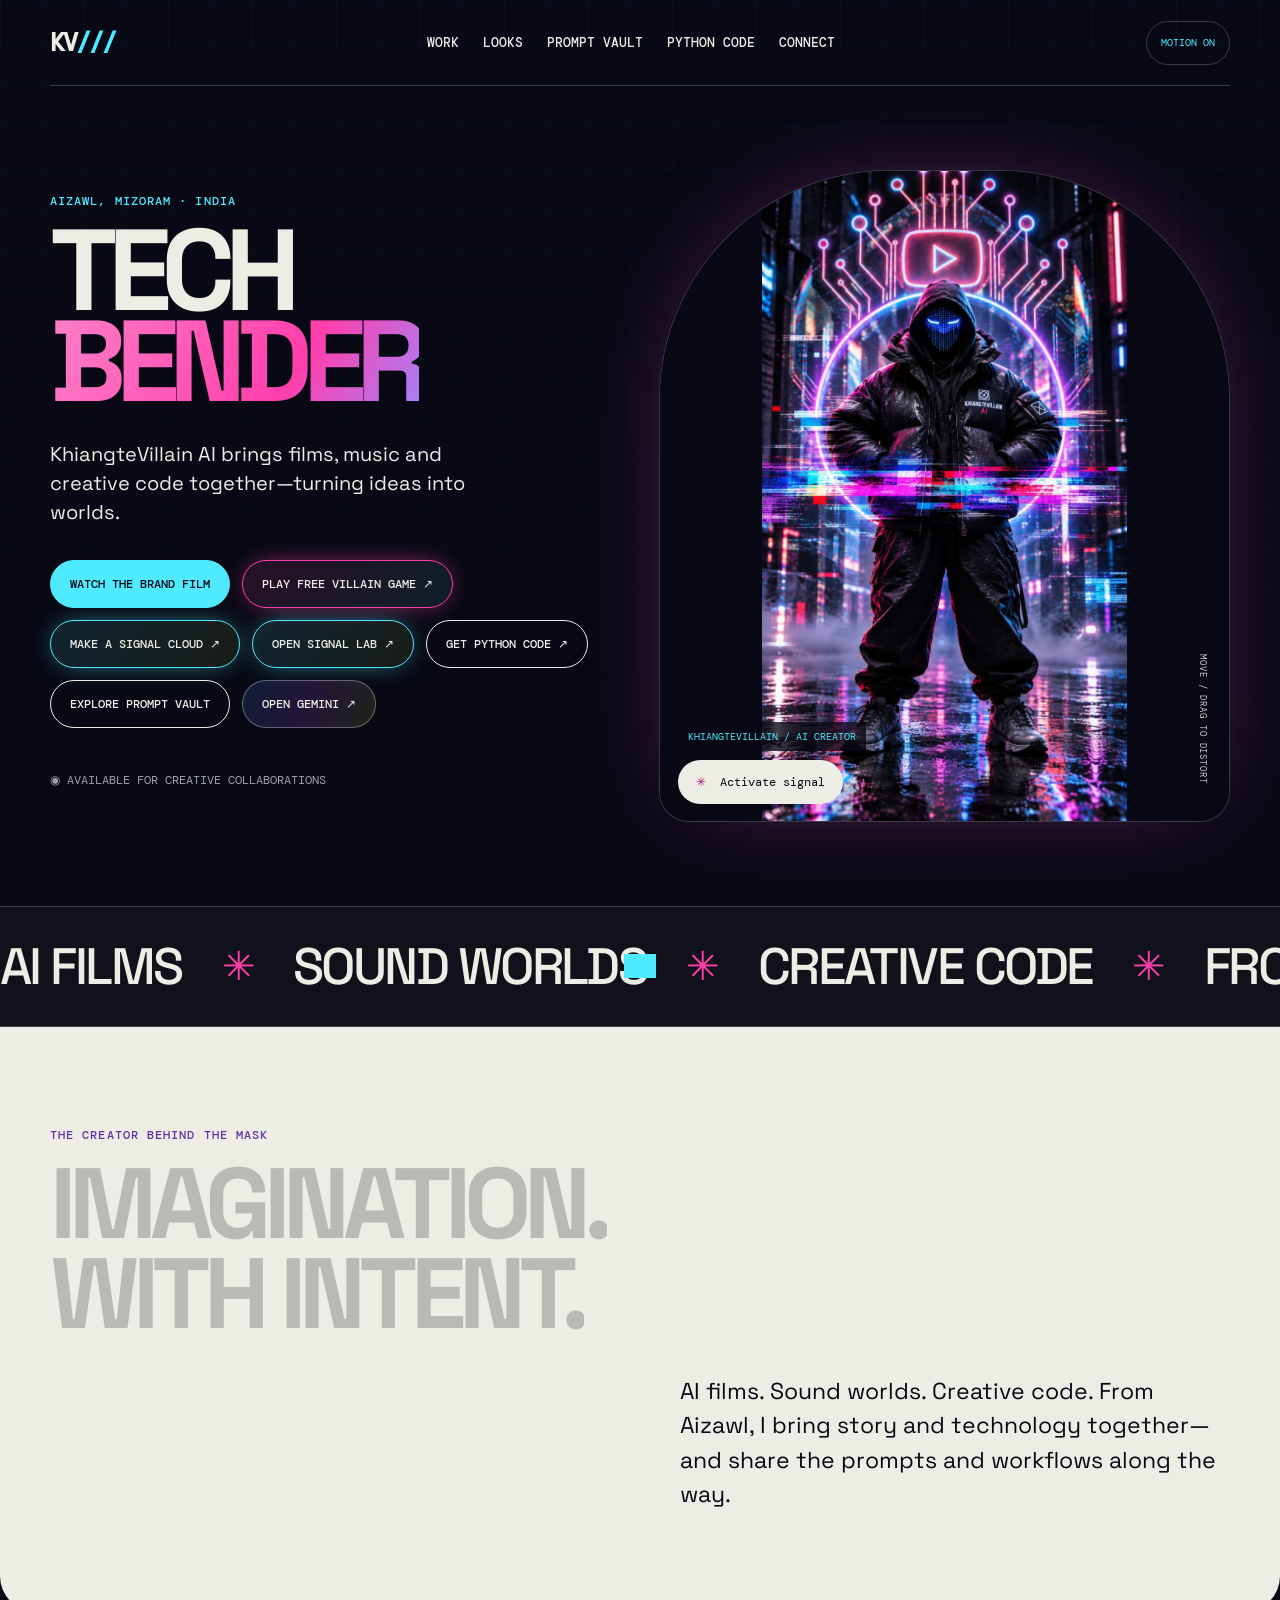
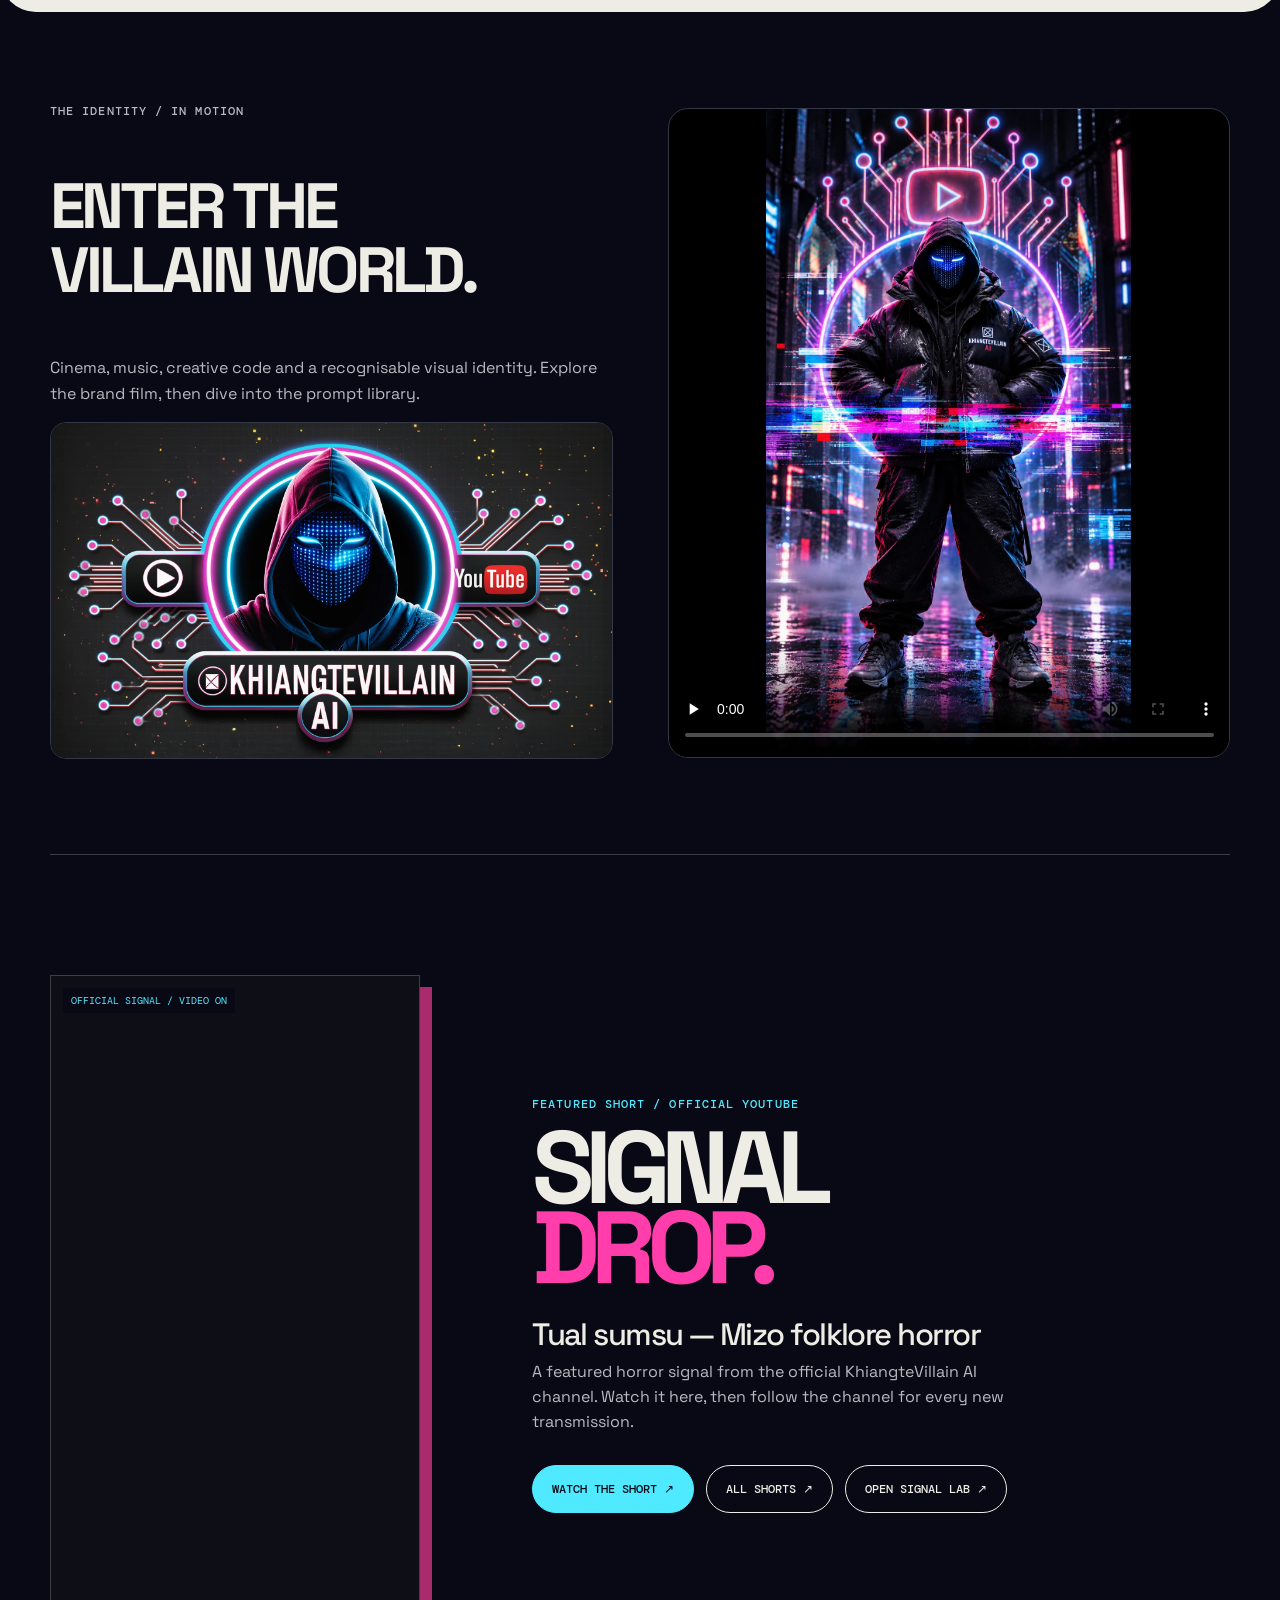
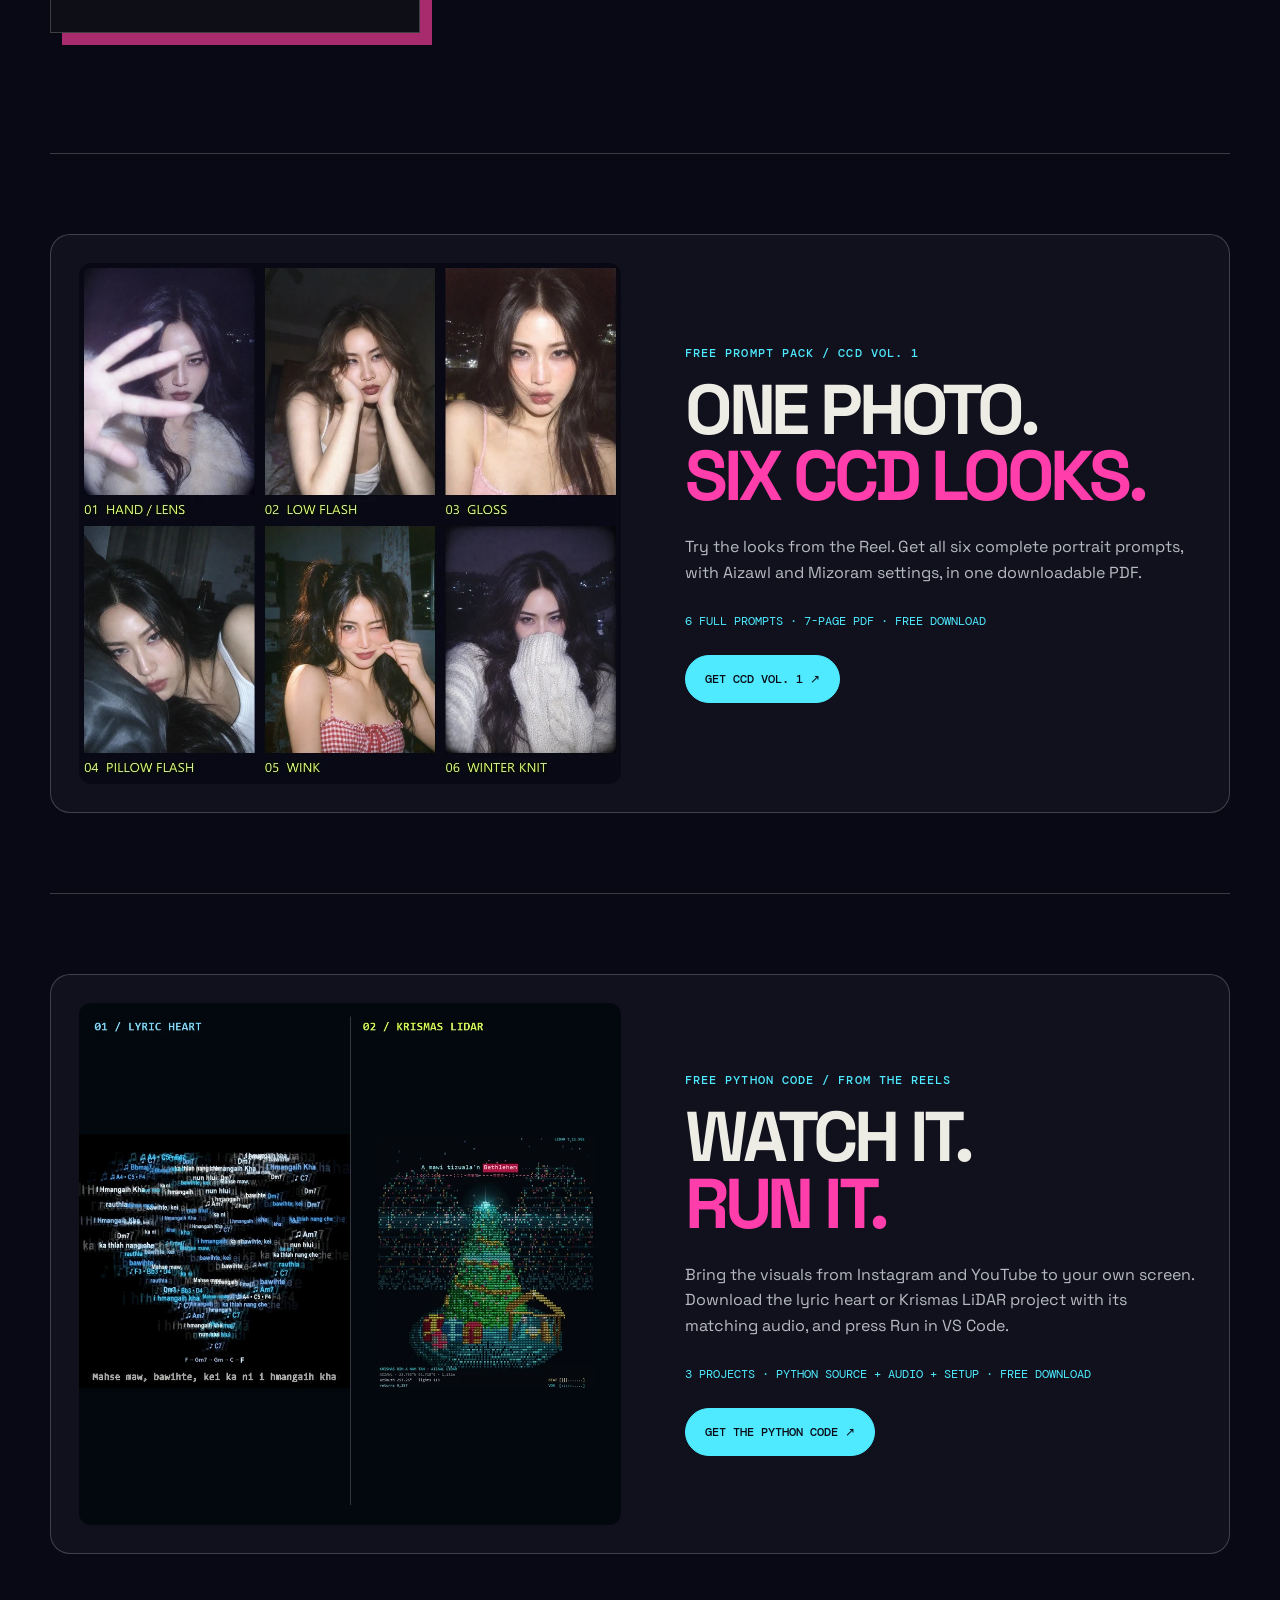
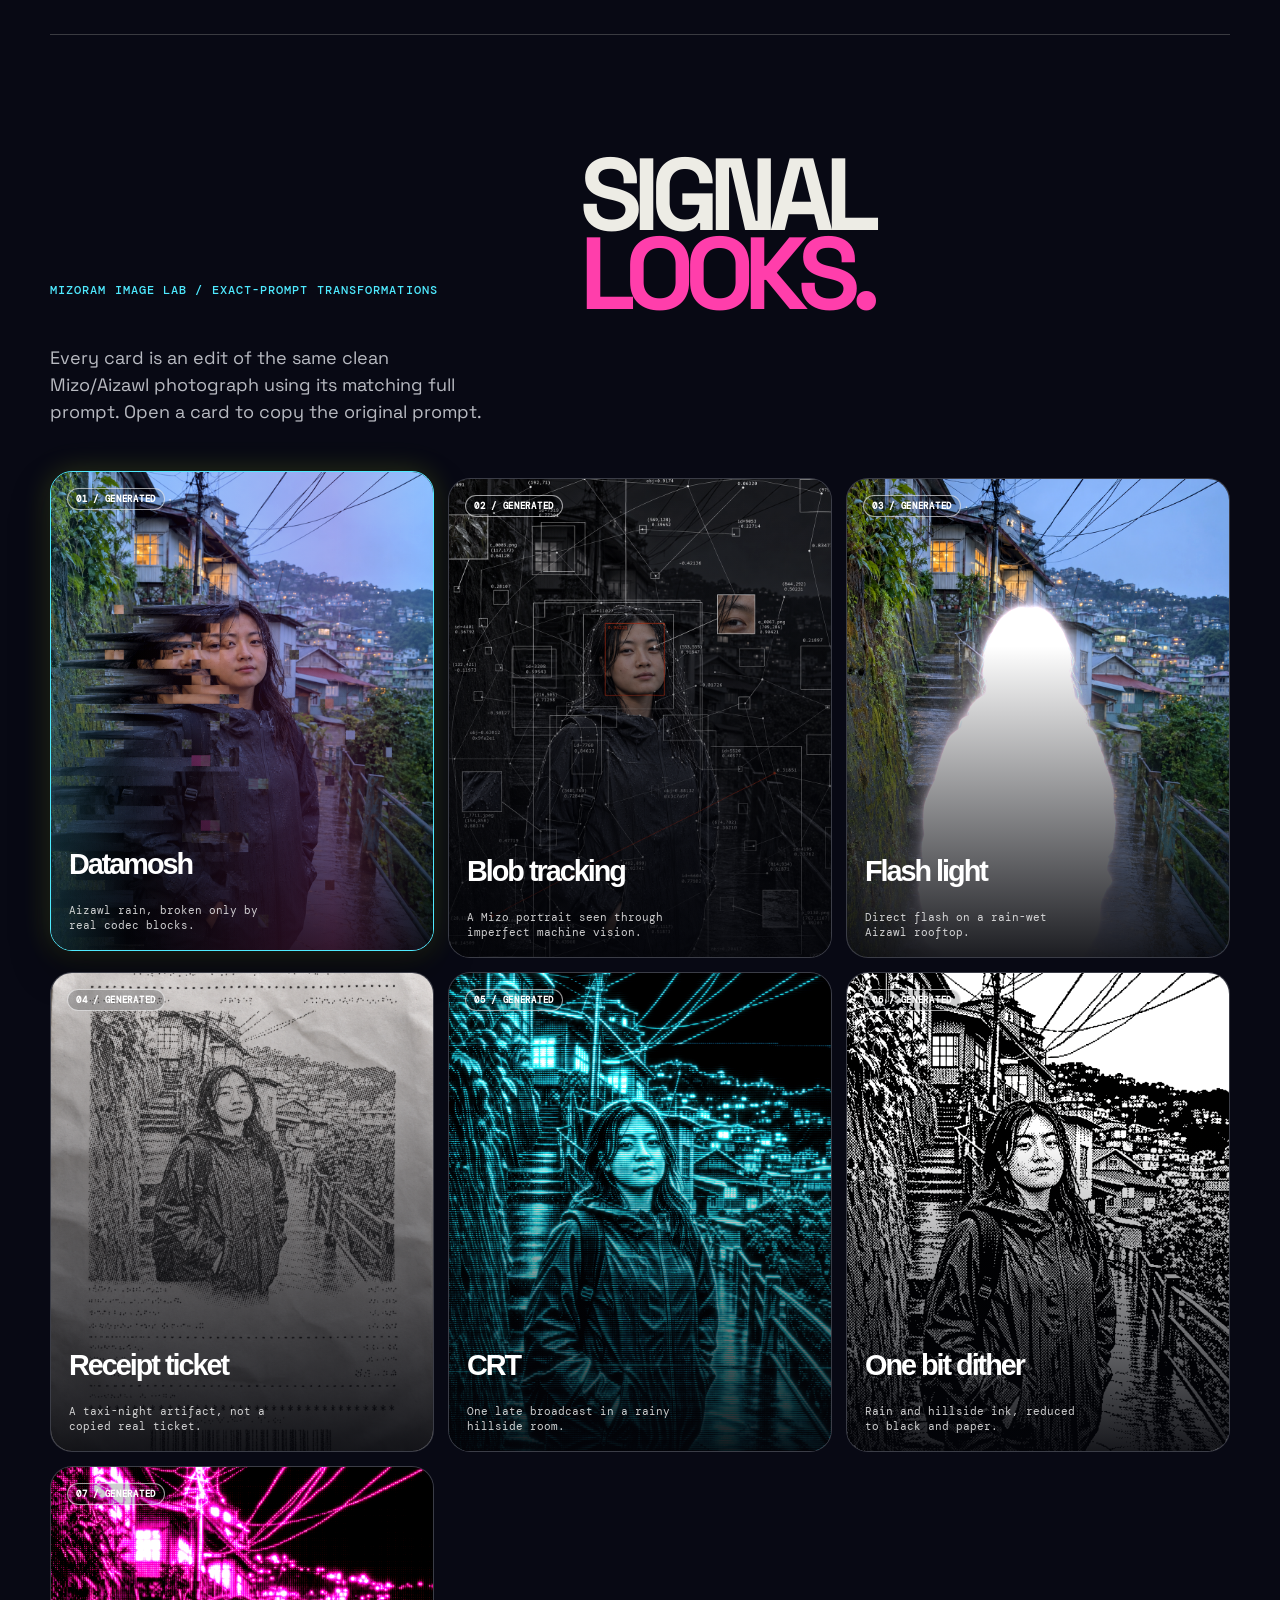
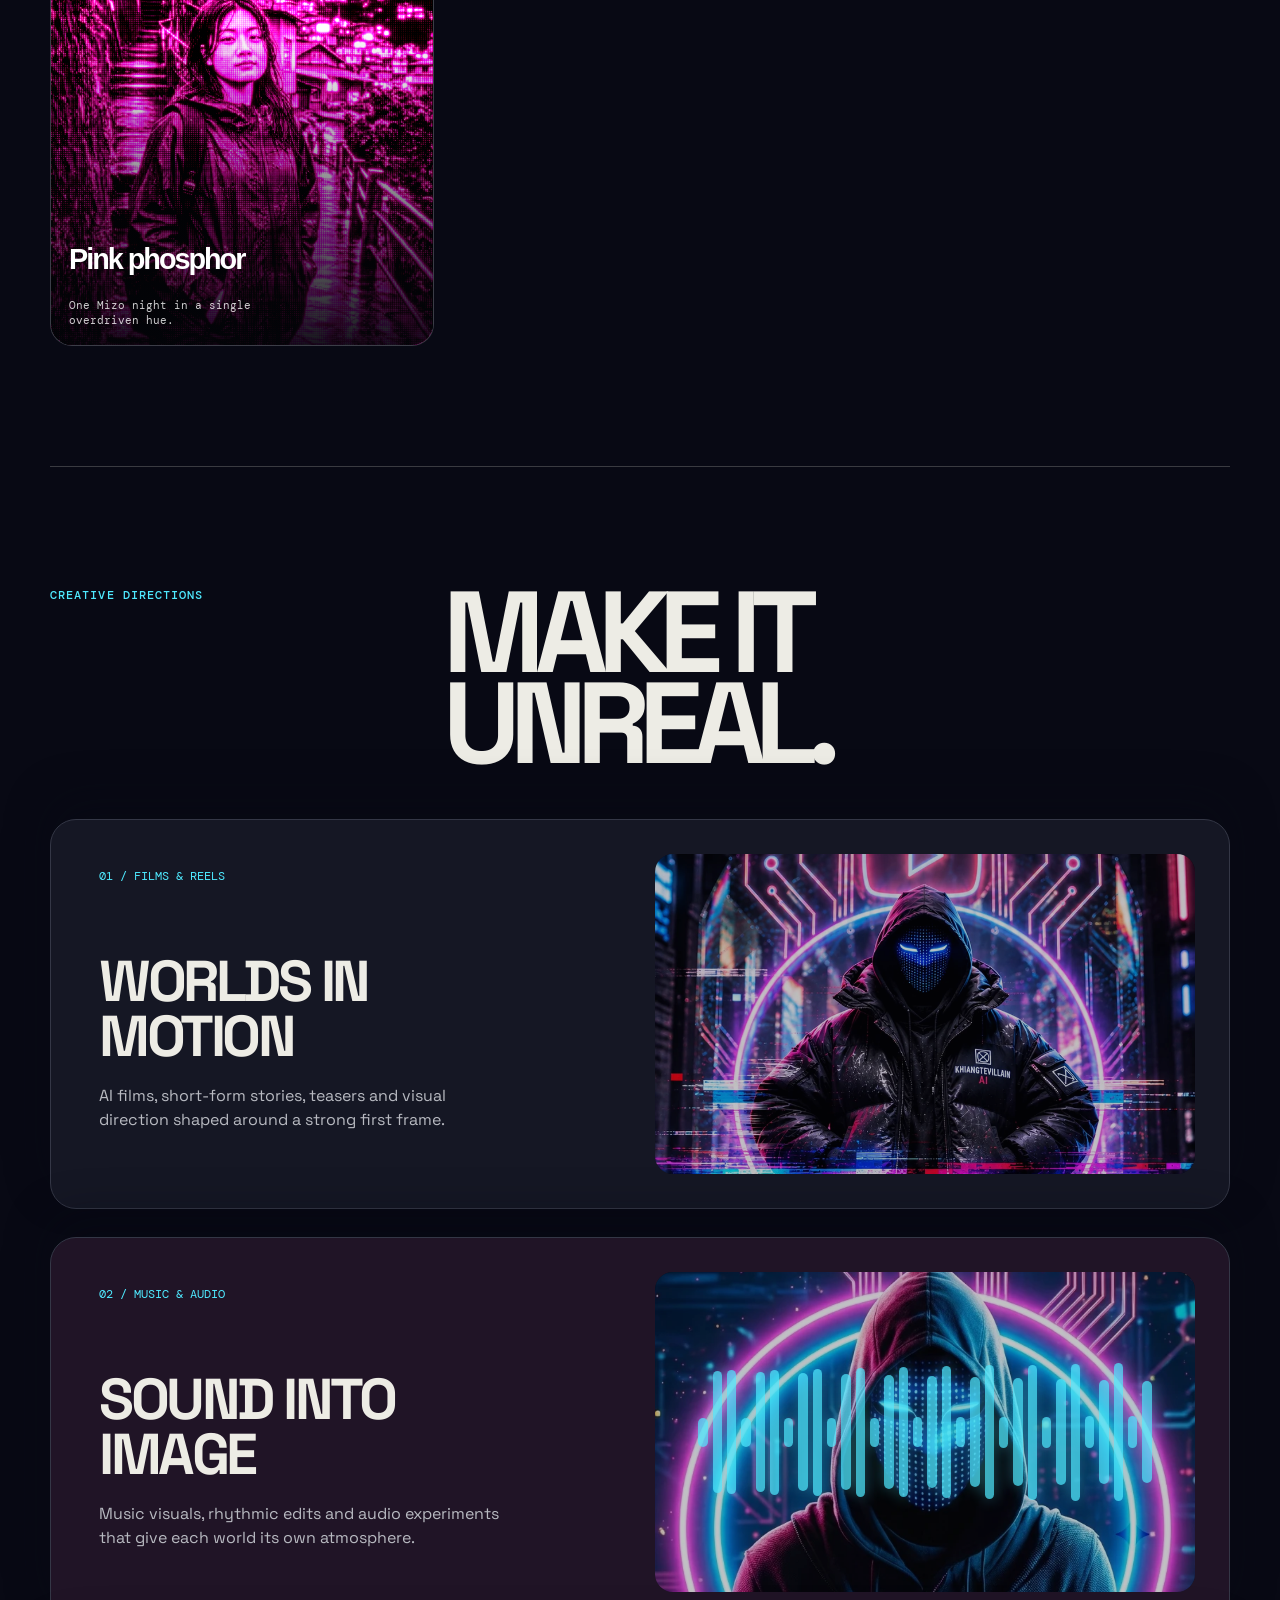
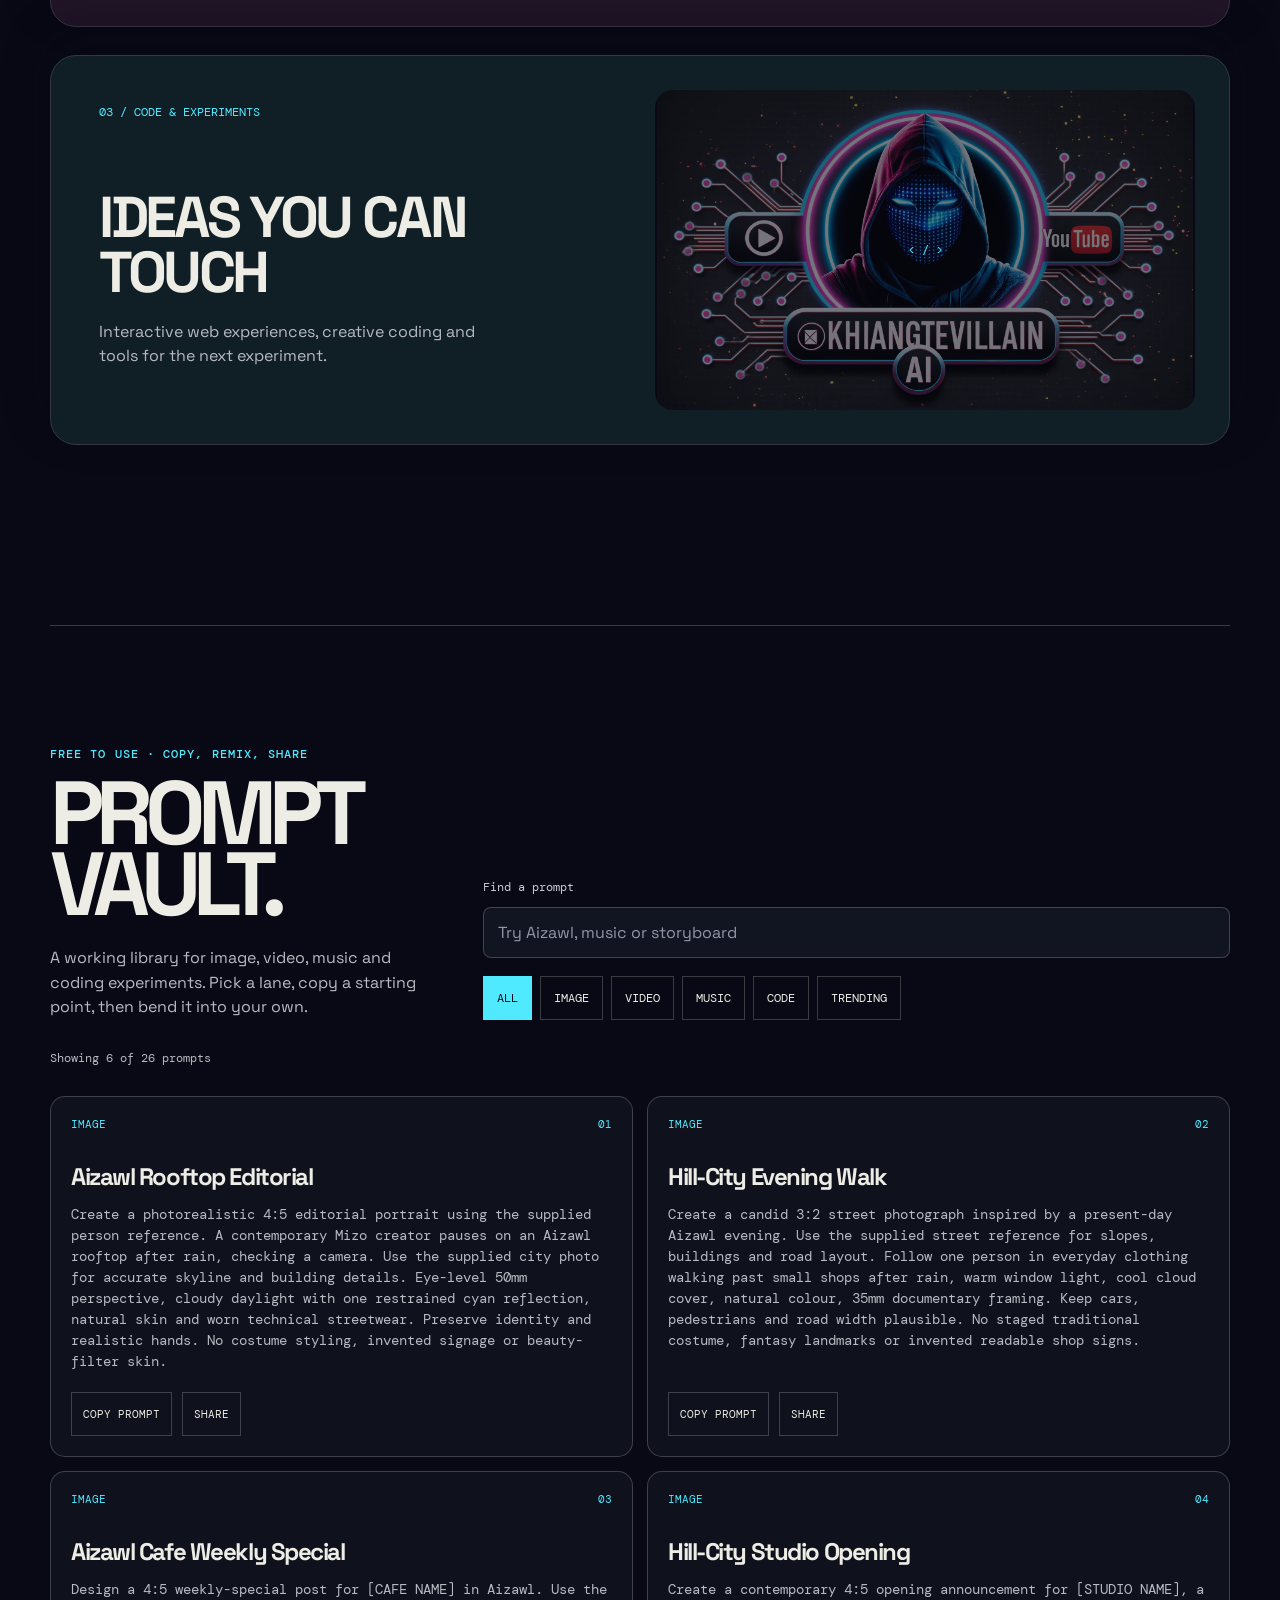
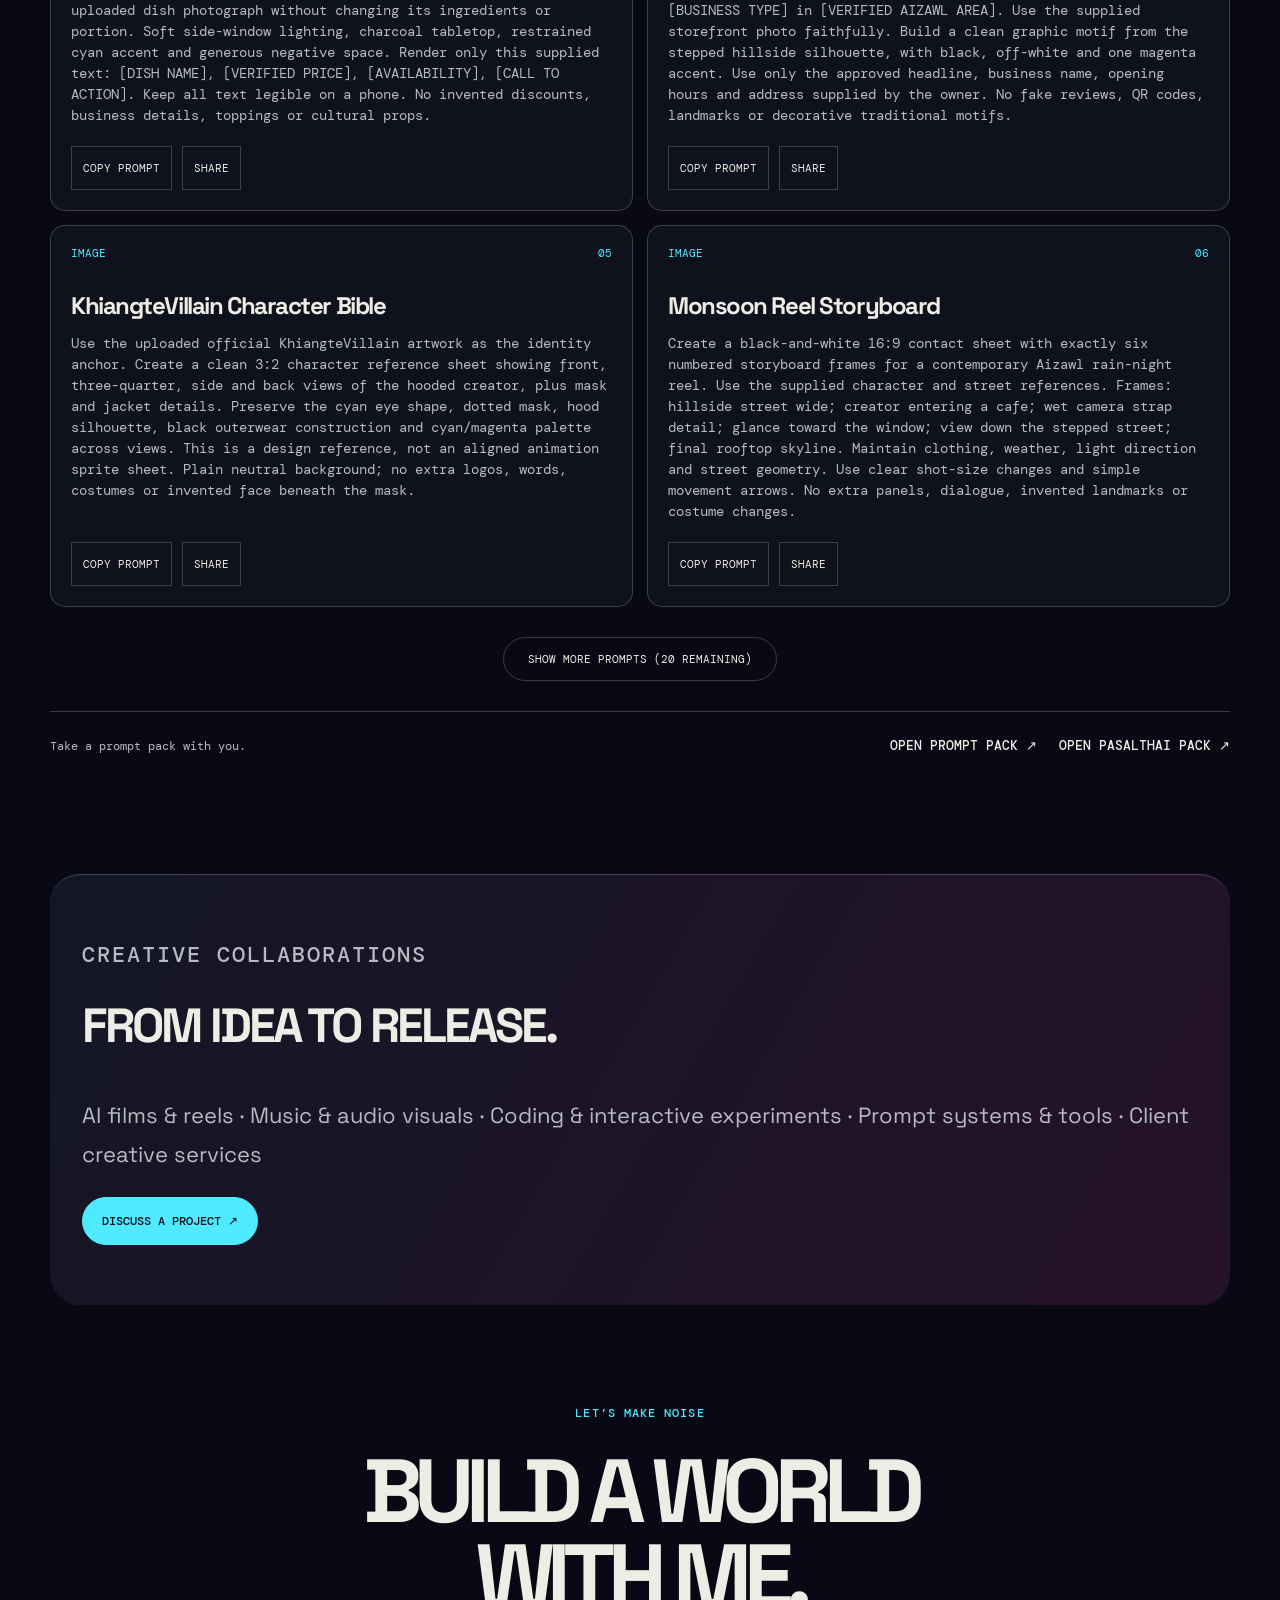
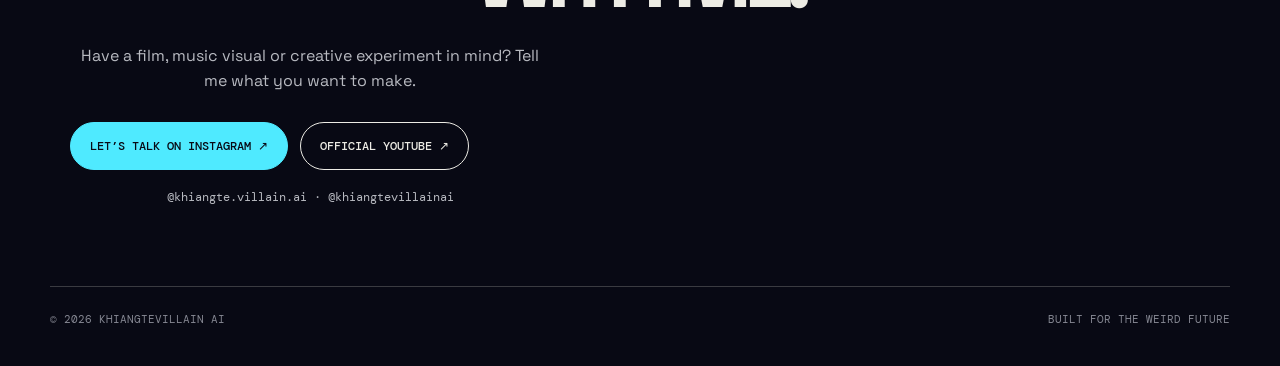
<file: index.html>
<!doctype html>
<html lang="en">
<head>
  <meta charset="utf-8">
  <meta name="viewport" content="width=device-width,initial-scale=1">
  <meta name="description" content="KhiangteVillain AI — films, music, creative code and a free prompt library from Aizawl, Mizoram.">
  <meta name="theme-color" content="#080914">
  <title>KhiangteVillain AI — Films, Sound & Creative Code</title>
  <link rel="icon" href="favicon.png" type="image/png">
  <link rel="preconnect" href="https://fonts.googleapis.com">
  <link rel="preconnect" href="https://fonts.gstatic.com" crossorigin>
  <link href="https://fonts.googleapis.com/css2?family=DM+Mono:wght@400;500&family=Space+Grotesk:wght@400;500;600;700&display=swap" rel="stylesheet">
  <link rel="stylesheet" href="styles.css">
  <link rel="stylesheet" href="brand.css">
  <link rel="stylesheet" href="learning.css">
  <link rel="stylesheet" href="motion.css">
  <link rel="stylesheet" href="looks.css?v=1">
  <style>
    @media(max-width:600px){.nav nav{flex-wrap:wrap;justify-content:flex-end;gap:9px 12px;max-width:calc(100% - 75px)}}
    .ccd-pack{padding:80px 0;border-top:1px solid var(--line)}
    .ccd-pack-card{display:grid;grid-template-columns:minmax(0,1.05fr) minmax(0,1fr);align-items:center;gap:clamp(26px,5vw,70px);padding:28px;border:1px solid var(--line);border-radius:20px;background:#10111d;color:var(--paper);text-decoration:none}
    .ccd-pack-card:hover{border-color:var(--acid)}
    .ccd-pack-card:focus-visible{outline:3px solid var(--acid);outline-offset:6px}
    .ccd-pack-card img{display:block;width:100%;height:auto;border-radius:12px}
    .ccd-pack-copy{min-width:0}.ccd-pack-copy h2{font-size:clamp(38px,5.5vw,72px);line-height:.95;letter-spacing:-.06em;margin:0 0 24px}.ccd-pack-copy h2 em{font-style:normal;color:var(--pink)}
    .ccd-pack-copy>p:not(.eyebrow){color:#b8bac1;line-height:1.6;margin:0 0 26px}.ccd-pack-meta{display:block;margin-bottom:24px;color:var(--acid);font:12px/1.6 "DM Mono",monospace;text-transform:uppercase}
    @media(max-width:760px){.ccd-pack{padding:60px 0}.ccd-pack-card{grid-template-columns:1fr;padding:18px;gap:26px}.ccd-pack-copy h2{font-size:clamp(38px,11vw,64px)}}
  </style>
</head>
<body>
  <section id="signal-boot" class="signal-boot" aria-hidden="true" aria-label="KhiangteVillain signal boot sequence">
    <div class="boot-grid" aria-hidden="true"></div>
    <div class="boot-copy">
      <p class="boot-kicker">KHIANGTEVILLAIN // SIGNAL FOUND</p>
      <h2>WORLD<br><em>ONLINE.</em></h2>
      <p class="boot-status">CONNECTING AIZAWL TO THE WEIRD FUTURE <span aria-hidden="true">•••</span></p>
    </div>
    <div class="boot-portrait" aria-hidden="true"><img src="assets/character.webp" width="941" height="1672" alt=""></div>
    <div class="boot-scan" aria-hidden="true"></div>
    <button id="skip-boot" class="boot-skip" type="button">Skip intro ↗</button>
  </section>
  <a class="skip-link" href="#top">Skip to content</a>
  <div class="grid" aria-hidden="true"></div>
  <div class="scroll-glitch-bg" aria-hidden="true"></div>
  <header class="nav wrap"><a class="logo" href="#top" aria-label="KhiangteVillain AI home">KV<span>///</span></a><nav aria-label="Main navigation"><a href="#work">Work</a><a href="#looks">Looks</a><a href="#prompts">Prompt vault</a><a href="python-code/">Python code</a><a href="#connect">Connect</a></nav></header>
  <main id="top">
    <section class="hero wrap" aria-label="KhiangteVillain AI">
      <div class="hero-copy"><p class="eyebrow">Aizawl, Mizoram · India</p><h1>TECH<br><em>BENDER</em></h1><p class="intro">KhiangteVillain AI brings films, music and creative code together—turning ideas into worlds.</p><div class="actions"><a class="button primary" href="#film">Watch the brand film</a><a class="button game-button" href="game/">Play free Villain Game ↗</a><a class="button cloud-button" href="cloud/">Make a Signal Cloud ↗</a><a class="button cloud-button" href="lab-v14/">Open Signal Lab ↗</a><a class="button" href="python-code/">Get Python code ↗</a><a class="button" href="#prompts">Explore prompt vault</a><a class="button gemini-button" href="https://gemini.google.com/" target="_blank" rel="noopener noreferrer" aria-label="Open Google Gemini in a new tab">Open Gemini ↗</a></div><p class="signal">◉ AVAILABLE FOR CREATIVE COLLABORATIONS</p></div>
      <div class="hero-art"><img src="assets/character.webp" width="941" height="1672" fetchpriority="high" alt="KhiangteVillain hooded character with cyan mask and neon circuits"><div class="art-label">KHIANGTEVILLAIN / AI CREATOR</div></div>
    </section>
    <section class="about"><div class="wrap"><p class="eyebrow">The creator behind the mask</p><h2>IMAGINATION.<br>WITH INTENT.</h2><p>AI films. Sound worlds. Creative code. From Aizawl, I bring story and technology together—and share the prompts and workflows along the way.</p></div></section>
    <section class="wrap brand-feature" id="film">
      <div><p class="eyebrow">The identity / in motion</p><h2>ENTER THE<br>VILLAIN WORLD.</h2><p>Cinema, music, creative code and a recognisable visual identity. Explore the brand film, then dive into the prompt library.</p><img src="assets/brand.webp" width="1787" height="1068" alt="Official KhiangteVillain AI brand artwork" loading="lazy"></div>
      <video controls playsinline preload="none" width="640" height="1120" poster="assets/character.webp" src="assets/brand-film.mp4" aria-label="KhiangteVillain brand film"><a href="assets/brand-film.mp4">Open the brand film</a></video>
    </section>
    <section class="wrap shorts-dispatch" id="shorts" aria-labelledby="shorts-title">
      <div class="shorts-frame"><iframe src="https://www.youtube-nocookie.com/embed/JUQo7wQEKOI?rel=0&amp;modestbranding=1" title="Tual sumsu Mizo folklore horror — featured KhiangteVillain AI YouTube Short" loading="lazy" referrerpolicy="strict-origin-when-cross-origin" allow="accelerometer; autoplay; clipboard-write; encrypted-media; gyroscope; picture-in-picture; web-share" allowfullscreen><a href="https://www.youtube.com/shorts/JUQo7wQEKOI">Watch this Short on YouTube ↗</a></iframe></div>
      <div class="shorts-copy"><p class="eyebrow">Featured short / official YouTube</p><h2 id="shorts-title">SIGNAL<br><em>DROP.</em></h2><p class="shorts-title">Tual sumsu — Mizo folklore horror</p><p class="shorts-description">A featured horror signal from the official KhiangteVillain AI channel. Watch it here, then follow the channel for every new transmission.</p><div class="actions"><a class="button primary" href="https://www.youtube.com/shorts/JUQo7wQEKOI" target="_blank" rel="noopener">Watch the Short ↗</a><a class="button" href="https://www.youtube.com/@khiangtevillainai/shorts" target="_blank" rel="noopener">All Shorts ↗</a><a class="button" href="lab-v14/">Open Signal Lab ↗</a></div></div>
    </section>
    <section class="wrap ccd-pack" id="ccd-vol-1" aria-labelledby="ccd-pack-title">
      <a class="ccd-pack-card" href="prompt-packs/ccd-vol-1/" aria-labelledby="ccd-pack-title" aria-describedby="ccd-pack-description">
        <img src="prompt-packs/ccd-vol-1/six-looks.webp" width="1050" height="1010" loading="lazy" alt="Six CCD portrait looks: hand at lens, low flash, gloss, pillow flash, wink and winter knit">
        <div class="ccd-pack-copy"><p class="eyebrow">Free prompt pack / CCD Vol. 1</p><h2 id="ccd-pack-title">ONE PHOTO.<br><em>SIX CCD LOOKS.</em></h2><p id="ccd-pack-description">Try the looks from the Reel. Get all six complete portrait prompts, with Aizawl and Mizoram settings, in one downloadable PDF.</p><span class="ccd-pack-meta">6 full prompts · 7-page PDF · Free download</span><span class="button primary">Get CCD Vol. 1 ↗</span></div>
      </a>
    </section>
    <section class="wrap ccd-pack" id="python-code" aria-labelledby="python-code-title">
      <a class="ccd-pack-card" href="python-code/" aria-labelledby="python-code-title" aria-describedby="python-code-description">
        <img src="python-code/assets/python-visualizers.webp" width="1050" height="1010" loading="lazy" alt="Glowing lyric heart and an ASCII Christmas LiDAR scene from the Python visualizers">
        <div class="ccd-pack-copy"><p class="eyebrow">Free Python code / from the Reels</p><h2 id="python-code-title">WATCH IT.<br><em>RUN IT.</em></h2><p id="python-code-description">Bring the visuals from Instagram and YouTube to your own screen. Download the lyric heart or Krismas LiDAR project with its matching audio, and press Run in VS Code.</p><span class="ccd-pack-meta">3 projects · Python source + audio + setup · Free download</span><span class="button primary">Get the Python code ↗</span></div>
      </a>
    </section>
    <section class="wrap signal-looks" id="looks" aria-labelledby="looks-title">
      <div class="looks-heading"><p class="eyebrow">Mizoram image lab / exact-prompt transformations</p><h2 id="looks-title">SIGNAL<br><em>LOOKS.</em></h2><p>Every card is an edit of the same clean Mizo/Aizawl photograph using its matching full prompt. Open a card to copy the original prompt.</p></div>
      <div class="looks-gallery">
        <div class="look-list" role="list" aria-label="Signal visual looks">
          <button class="look-card active" type="button" data-look="datamosh" data-prompt-id="01" data-title="Datamosh"><span>01 / Generated</span><strong>Datamosh</strong><i>Aizawl rain, broken only by real codec blocks.</i></button>
          <button class="look-card" type="button" data-look="blob" data-prompt-id="02" data-title="Blob tracking"><span>02 / Generated</span><strong>Blob tracking</strong><i>A Mizo portrait seen through imperfect machine vision.</i></button>
          <button class="look-card" type="button" data-look="flash" data-prompt-id="03" data-title="Flash light"><span>03 / Generated</span><strong>Flash light</strong><i>Direct flash on a rain-wet Aizawl rooftop.</i></button>
          <button class="look-card" type="button" data-look="receipt" data-prompt-id="04" data-title="Receipt ticket"><span>04 / Generated</span><strong>Receipt ticket</strong><i>A taxi-night artifact, not a copied real ticket.</i></button>
          <button class="look-card" type="button" data-look="crt" data-prompt-id="05" data-title="CRT"><span>05 / Generated</span><strong>CRT</strong><i>One late broadcast in a rainy hillside room.</i></button>
          <button class="look-card" type="button" data-look="dither" data-prompt-id="06" data-title="One bit dither"><span>06 / Generated</span><strong>One bit dither</strong><i>Rain and hillside ink, reduced to black and paper.</i></button>
          <button class="look-card" type="button" data-look="phosphor" data-prompt-id="07" data-title="Pink phosphor"><span>07 / Generated</span><strong>Pink phosphor</strong><i>One Mizo night in a single overdriven hue.</i></button>
        </div>
      </div>
    </section>
    <section id="work" class="wrap section"><div class="section-head"><p class="eyebrow">Creative directions</p><h2>MAKE IT<br>UNREAL.</h2></div><div class="work-grid">
      <article><span>01 / FILMS & REELS</span><h3>WORLDS IN MOTION</h3><p>AI films, short-form stories, teasers and visual direction shaped around a strong first frame.</p></article>
      <article><span>02 / MUSIC & AUDIO</span><h3>SOUND INTO IMAGE</h3><p>Music visuals, rhythmic edits and audio experiments that give each world its own atmosphere.</p></article>
      <article><span>03 / CODE & EXPERIMENTS</span><h3>IDEAS YOU CAN TOUCH</h3><p>Interactive web experiences, creative coding and tools for the next experiment.</p></article>
    </div></section>
    <section id="prompts" class="wrap section vault">
      <div class="vault-intro"><p class="eyebrow">Free to use · Copy, remix, share</p><h2>PROMPT<br>VAULT.</h2><p>A working library for image, video, music and coding experiments. Pick a lane, copy a starting point, then bend it into your own.</p></div>
      <div class="vault-tools"><label for="prompt-search">Find a prompt</label><input id="prompt-search" type="search" placeholder="Try Aizawl, music or storyboard" autocomplete="off"><div class="vault-controls" role="group" aria-label="Prompt categories"><button class="filter active" type="button" data-category="all" aria-pressed="true">All</button><button class="filter" type="button" data-category="image" aria-pressed="false">Image</button><button class="filter" type="button" data-category="video" aria-pressed="false">Video</button><button class="filter" type="button" data-category="music" aria-pressed="false">Music</button><button class="filter" type="button" data-category="code" aria-pressed="false">Code</button><button class="filter" type="button" data-category="trending" aria-pressed="false">Trending</button></div></div>
      <p id="prompt-count" role="status" aria-live="polite"></p>
      <div id="prompt-grid" class="prompt-grid"></div>
      <button id="more-prompts" class="mini-button" type="button" hidden>Show more prompts</button>
      <noscript><p>Enable JavaScript to search and copy individual prompts, or open the downloadable prompt packs below.</p></noscript>
      <div class="vault-footer"><p>Take a prompt pack with you.</p><div><a class="text-link" href="prompt-packs/PromptPack.pdf" target="_blank" rel="noopener">Open Prompt Pack ↗</a><a class="text-link" href="prompt-packs/Pasalthaitesenapromptpack.pdf" target="_blank" rel="noopener">Open Pasalthai Pack ↗</a></div></div>
    </section>
    <section class="wrap brand-services" id="services"><p class="eyebrow">Creative collaborations</p><h2>FROM IDEA TO RELEASE.</h2><p>AI films & reels · Music & audio visuals · Coding & interactive experiments · Prompt systems & tools · Client creative services</p><a class="button primary" href="#connect">Discuss a project ↗</a></section>
    <section id="connect" class="wrap connect"><p class="eyebrow">Let’s make noise</p><h2>BUILD A WORLD<br>WITH ME.</h2><p>Have a film, music visual or creative experiment in mind? Tell me what you want to make.</p><div class="actions"><a class="button primary" href="https://www.instagram.com/khiangte.villain.ai/" target="_blank" rel="noopener">Let’s talk on Instagram ↗</a><a class="button" href="https://www.youtube.com/@khiangtevillainai/" target="_blank" rel="noopener">Official YouTube ↗</a></div><p class="contact-handle">@khiangte.villain.ai · @khiangtevillainai</p></section>
  </main>
  <footer class="wrap"><span>© <span id="year">2026</span> KHIANGTEVILLAIN AI</span><span>BUILT FOR THE WEIRD FUTURE</span></footer>
  <div id="toast" role="status" aria-live="polite"></div>
  <dialog id="look-dialog" class="look-dialog" aria-labelledby="look-dialog-title"><button class="dialog-close" type="button" aria-label="Close Signal Look">×</button><p class="eyebrow">Signal Look / Original creative brief</p><h2 id="look-dialog-title">Signal Smear</h2><p id="look-dialog-summary"></p><textarea id="look-dialog-prompt" readonly aria-label="Selected Signal Look prompt"></textarea><div><button class="button primary" id="copy-look" type="button">Copy prompt</button><a class="button" href="https://gemini.google.com/" target="_blank" rel="noopener noreferrer">Open Gemini ↗</a></div></dialog>
  <script src="script.js" defer></script><script src="mizo-prompts.js" defer></script><script src="looks.js?v=1" defer></script><script type="module" src="brand.js"></script>
</body>
</html>
</file>
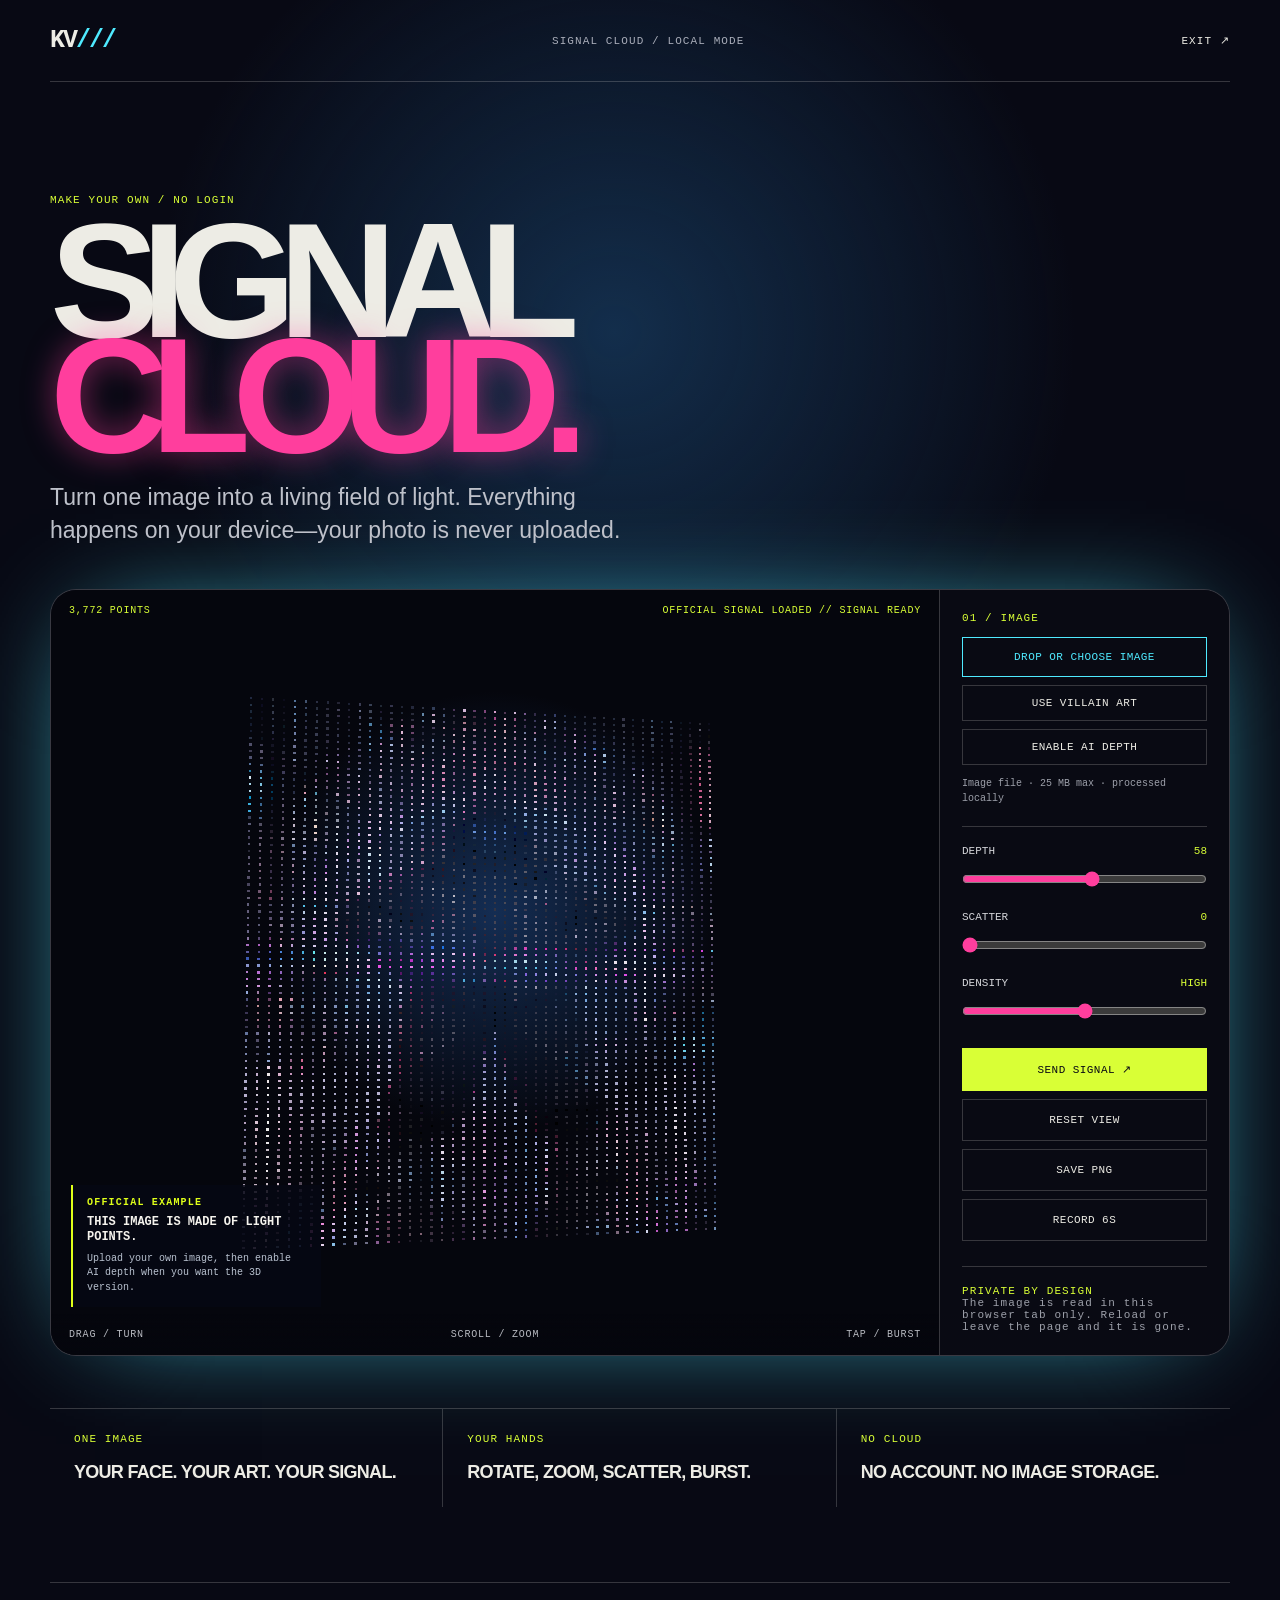
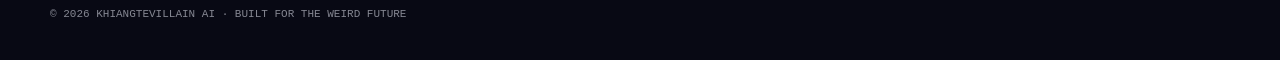
<file: cloud/index.html>
<!doctype html>
<html lang="en">
<head>
  <meta charset="utf-8">
  <meta name="viewport" content="width=device-width,initial-scale=1,maximum-scale=1,user-scalable=no">
  <meta name="description" content="Make a private, interactive particle portrait in your browser with KhiangteVillain AI.">
  <meta name="theme-color" content="#080914">
  <title>Signal Cloud — KhiangteVillain AI</title>
  <link rel="stylesheet" href="cloud.css?v=1">
  <link rel="stylesheet" href="fallback.css?v=1">
</head>
<body>
  <a class="skip" href="#controls">Skip to controls</a>
  <header class="bar"><a class="logo" href="../" aria-label="Return to KhiangteVillain AI">KV<span>///</span></a><p>SIGNAL CLOUD / LOCAL MODE</p><a href="../">EXIT ↗</a></header>
  <main>
    <section class="intro"><p class="eyebrow">MAKE YOUR OWN / NO LOGIN</p><h1>SIGNAL<br><em>CLOUD.</em></h1><p>Turn one image into a living field of light. Everything happens on your device—your photo is never uploaded.</p></section>
    <section class="experience" aria-label="Signal Cloud creator">
      <div id="stage" class="stage">
        <div class="hud hud-top"><span id="point-count">— POINTS</span><span id="status">OFFICIAL SIGNAL LOADED</span></div>
        <div id="webgl" class="webgl" role="img" aria-label="Interactive 3D particle cloud. Drag to turn it, scroll or pinch to zoom, and tap to send a particle burst."></div>
        <div id="starter" class="starter"><span>OFFICIAL EXAMPLE</span><strong>THIS IMAGE IS MADE OF LIGHT POINTS.</strong><p>Upload your own image, then enable AI depth when you want the 3D version.</p></div>
        <img id="upload-preview" class="upload-preview" alt="Your selected image preview" hidden>
        <div class="hud hud-bottom"><span>DRAG / TURN</span><span>SCROLL / ZOOM</span><span>TAP / BURST</span></div>
        <div id="fallback" class="fallback" hidden><img src="../assets/character.webp" alt="Official KhiangteVillain artwork"><p>3D mode is unavailable on this browser. Your image can still remain private here.</p></div>
      </div>
      <aside id="controls" class="controls">
        <div class="control-title"><p>01 / IMAGE</p><label class="upload" for="image-input">DROP OR CHOOSE IMAGE<input id="image-input" type="file" accept="image/*"></label><button id="official" type="button">USE VILLAIN ART</button><button id="depth-ai" type="button">ENABLE AI DEPTH</button><small>Image file · 25 MB max · processed locally</small></div>
        <div class="control-group"><label for="depth">DEPTH <output id="depth-out">58</output></label><input id="depth" type="range" min="10" max="100" value="58"></div>
        <div class="control-group"><label for="spread">SCATTER <output id="spread-out">0</output></label><input id="spread" type="range" min="0" max="60" value="0"></div>
        <div class="control-group"><label for="density">DENSITY <output id="density-out">HIGH</output></label><input id="density" type="range" min="0" max="2" value="1" step="1"></div>
        <div class="buttons"><button id="burst" class="accent" type="button">SEND SIGNAL ↗</button><button id="reset" type="button">RESET VIEW</button><button id="save-image" type="button">SAVE PNG</button><button id="save-video" type="button">RECORD 6S</button></div>
        <p class="privacy">PRIVATE BY DESIGN<br><span>The image is read in this browser tab only. Reload or leave the page and it is gone.</span></p>
      </aside>
    </section>
    <section class="notes"><div><span>ONE IMAGE</span><strong>YOUR FACE. YOUR ART. YOUR SIGNAL.</strong></div><div><span>YOUR HANDS</span><strong>ROTATE, ZOOM, SCATTER, BURST.</strong></div><div><span>NO CLOUD</span><strong>NO ACCOUNT. NO IMAGE STORAGE.</strong></div></section>
  </main>
  <footer>© 2026 KHIANGTEVILLAIN AI · BUILT FOR THE WEIRD FUTURE</footer>
  <script type="module" src="cloud.js?v=5"></script>
</body>
</html>
</file>
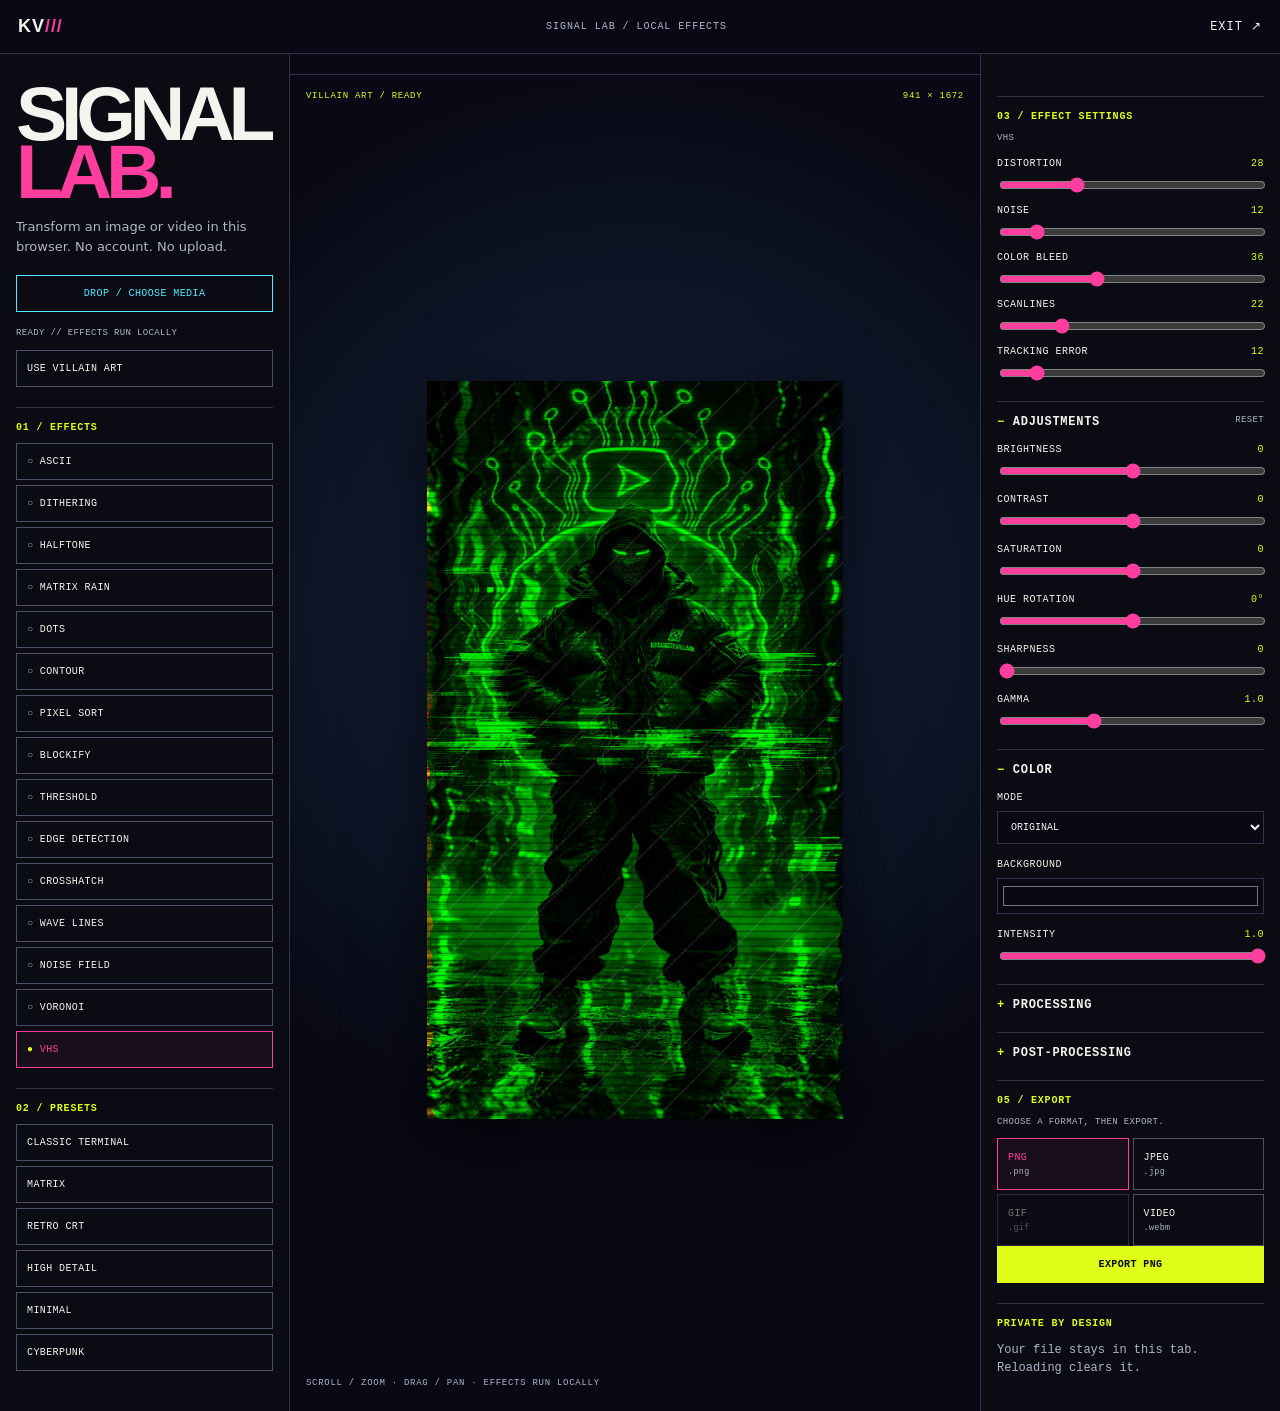
<file: lab/index.html>
<!doctype html>
<html lang="en">
<head>
  <meta charset="utf-8">
  <meta name="viewport" content="width=device-width,initial-scale=1">
  <meta name="theme-color" content="#080914">
  <meta name="description" content="KhiangteVillain Signal Lab — local image and video effects.">
  <title>Signal Lab — KhiangteVillain AI</title>
  <link rel="stylesheet" href="lab.css?v=13">
</head>
<body>
  <header><a class="brand" href="../">KV<span>///</span></a><p>SIGNAL LAB / LOCAL EFFECTS</p><a href="../">EXIT ↗</a></header>
  <main class="layout">
    <aside class="panel left">
      <h1>SIGNAL<br><em>LAB.</em></h1>
      <p class="lede">Transform an image or video in this browser. No account. No upload.</p>
      <label class="upload" for="file">DROP / CHOOSE MEDIA<input id="file" type="file" accept="image/*,video/mp4,video/webm"></label>
      <p id="file-status" class="micro">USE THE VILLAIN SIGNAL OR ADD YOUR OWN</p>
      <button id="official">USE VILLAIN ART</button>
      <section><h2>01 / EFFECTS</h2><div id="effects" class="effect-list">
        <button data-effect="ascii">ASCII</button><button data-effect="dither">DITHERING</button><button data-effect="halftone">HALFTONE</button><button data-effect="matrix">MATRIX RAIN</button><button data-effect="dots">DOTS</button><button data-effect="contour">CONTOUR</button><button data-effect="pixelsort">PIXEL SORT</button><button data-effect="blockify">BLOCKIFY</button><button data-effect="threshold">THRESHOLD</button><button data-effect="edges">EDGE DETECTION</button><button data-effect="crosshatch">CROSSHATCH</button><button data-effect="waves">WAVE LINES</button><button data-effect="noise">NOISE FIELD</button><button data-effect="voronoi">VORONOI</button><button data-effect="vhs">VHS</button>
      </div></section>
      <section><h2>02 / PRESETS</h2><div class="preset-list"><button data-preset="classic">CLASSIC TERMINAL</button><button data-preset="matrix">MATRIX</button><button data-preset="crt">RETRO CRT</button><button data-preset="detail">HIGH DETAIL</button><button data-preset="minimal">MINIMAL</button><button data-preset="cyberpunk">CYBERPUNK</button></div></section>
    </aside>
    <section class="viewer">
      <div class="viewer-bar"><span id="mode">VILLAIN ART / READY</span><span id="resolution">—</span></div>
      <canvas id="canvas" aria-label="Signal Lab preview"></canvas>
      <p class="hint">SCROLL / ZOOM · DRAG / PAN · EFFECTS RUN LOCALLY</p>
    </section>
    <aside class="panel right">
      <section><h2>03 / EFFECT SETTINGS</h2><p id="effect-name" class="micro">SELECT AN EFFECT</p><div id="effect-tuning" class="effect-tuning"><p class="micro">Choose an effect on the left to tune its own signal.</p></div></section>
      <details class="tuning-group" open><summary>− ADJUSTMENTS <button class="reset" type="button" data-reset="adjustments">RESET</button></summary>
        <label>BRIGHTNESS <output id="brightness-out">0</output><input id="brightness" type="range" min="-50" max="50" value="0"></label><label>CONTRAST <output id="contrast-out">0</output><input id="contrast" type="range" min="-50" max="50" value="0"></label><label>SATURATION <output id="saturation-out">0</output><input data-tune="saturation" id="saturation" type="range" min="-100" max="100" value="0"></label><label>HUE ROTATION <output id="hue-out">0°</output><input data-tune="hue" id="hue" type="range" min="-180" max="180" value="0"></label><label>SHARPNESS <output id="sharpness-out">0</output><input data-tune="sharpness" id="sharpness" type="range" min="0" max="100" value="0"></label><label>GAMMA <output id="gamma-out">1.0</output><input data-tune="gamma" id="gamma" type="range" min="0.2" max="2.5" step="0.1" value="1"></label>
      </details>
      <details class="tuning-group" open><summary>− COLOR</summary><label>MODE<select data-tune="colorMode" id="color-mode"><option value="original">ORIGINAL</option><option value="mono">MONO</option><option value="neon">NEON</option></select></label><label>BACKGROUND <input data-tune="background" id="background" type="color" value="#080914"></label><label>INTENSITY <output id="intensity-out">1.0</output><input data-tune="intensity" id="intensity" type="range" min="0" max="1" step="0.1" value="1"></label></details>
      <details class="tuning-group"><summary>+ PROCESSING</summary><label class="check"><input data-tune="invert" type="checkbox"> INVERT</label><label>BRIGHTNESS MAP <output id="brightnessMap-out">1.0</output><input data-tune="brightnessMap" id="brightnessMap" type="range" min="0" max="2" step="0.1" value="1"></label><label>EDGE ENHANCE <output id="edgeEnhance-out">0</output><input data-tune="edgeEnhance" id="edgeEnhance" type="range" min="0" max="100" value="0"></label><label>BLUR <output id="blur-out">0.0</output><input data-tune="blur" id="blur" type="range" min="0" max="12" step="0.5" value="0"></label><label>QUANTIZE COLORS <output id="quantize-out">0</output><input data-tune="quantize" id="quantize" type="range" min="0" max="32" value="0"></label></details>
      <details class="tuning-group"><summary>+ POST-PROCESSING</summary><label class="check"><input data-tune="bloom" type="checkbox"> BLOOM</label><label class="check"><input data-tune="grainOn" type="checkbox" checked> GRAIN</label><label>INTENSITY <output id="grainIntensity-out">35</output><input data-tune="grainIntensity" id="grainIntensity" type="range" min="0" max="80" value="35"></label><label>SIZE <output id="grainSize-out">2</output><input data-tune="grainSize" id="grainSize" type="range" min="1" max="6" value="2"></label><label>SPEED <output id="grainSpeed-out">50</output><input data-tune="grainSpeed" id="grainSpeed" type="range" min="0" max="100" value="50"></label><label class="check"><input data-tune="chromatic" type="checkbox"> CHROMATIC</label><label class="check"><input data-tune="scanlineOn" type="checkbox" checked> SCANLINES</label><label class="check"><input data-tune="vignette" type="checkbox"> VIGNETTE</label><label class="check"><input data-tune="crt" type="checkbox"> CRT CURVE</label><label class="check"><input data-tune="phosphor" type="checkbox"> PHOSPHOR</label></details>
      <section><h2>05 / EXPORT</h2><p id="export-status" class="micro">CHOOSE A FORMAT, THEN EXPORT.</p><div class="export-types" role="group" aria-label="Export format"><button type="button" data-export-format="png" class="active" aria-pressed="true">PNG<small>.png</small></button><button type="button" data-export-format="jpeg" aria-pressed="false">JPEG<small>.jpg</small></button><button type="button" disabled>GIF<small>.gif</small></button><button type="button" data-export-format="video" aria-pressed="false">VIDEO<small>.webm</small></button></div><button id="export" type="button" class="accent">EXPORT PNG</button></section>
      <section class="privacy"><h2>PRIVATE BY DESIGN</h2><p>Your file stays in this tab. Reloading clears it.</p></section>
    </aside>
  </main>
  <script type="module" src="lab.js?v=13"></script>
</body>
</html>
</file>
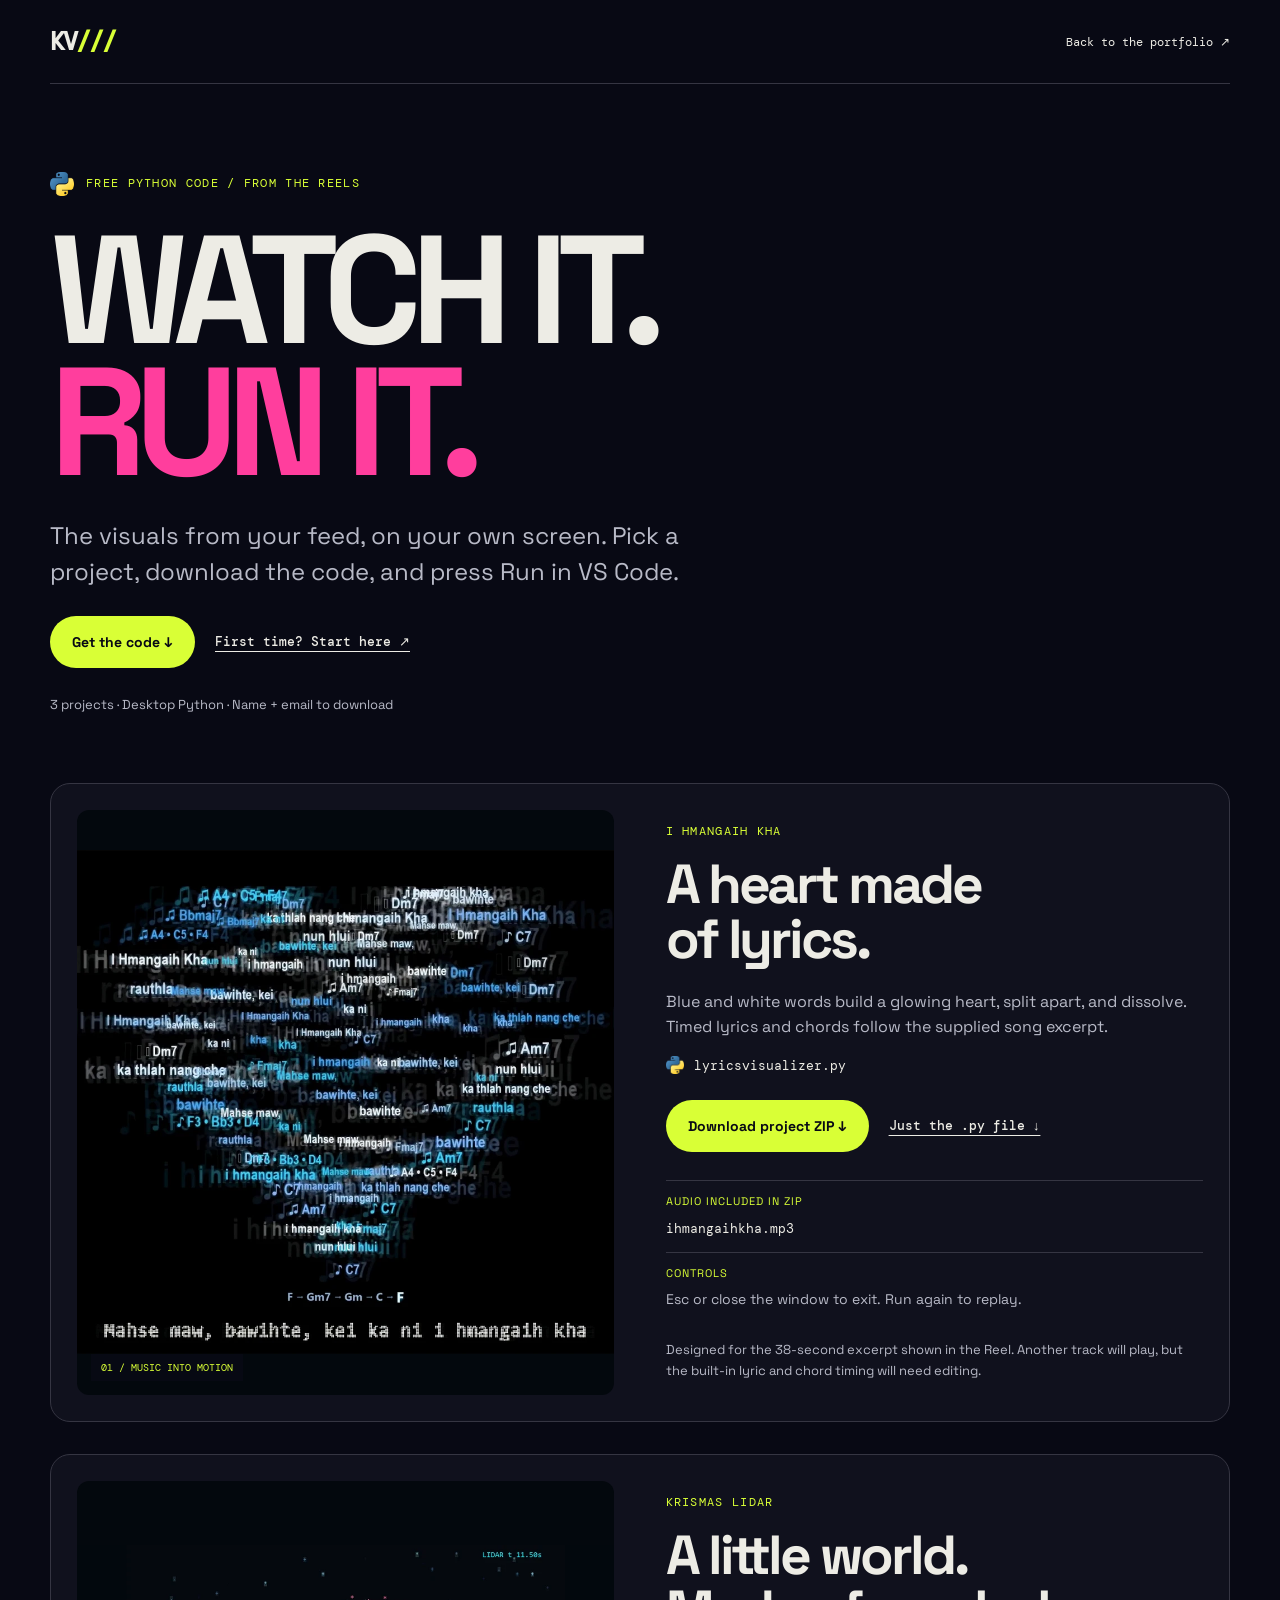
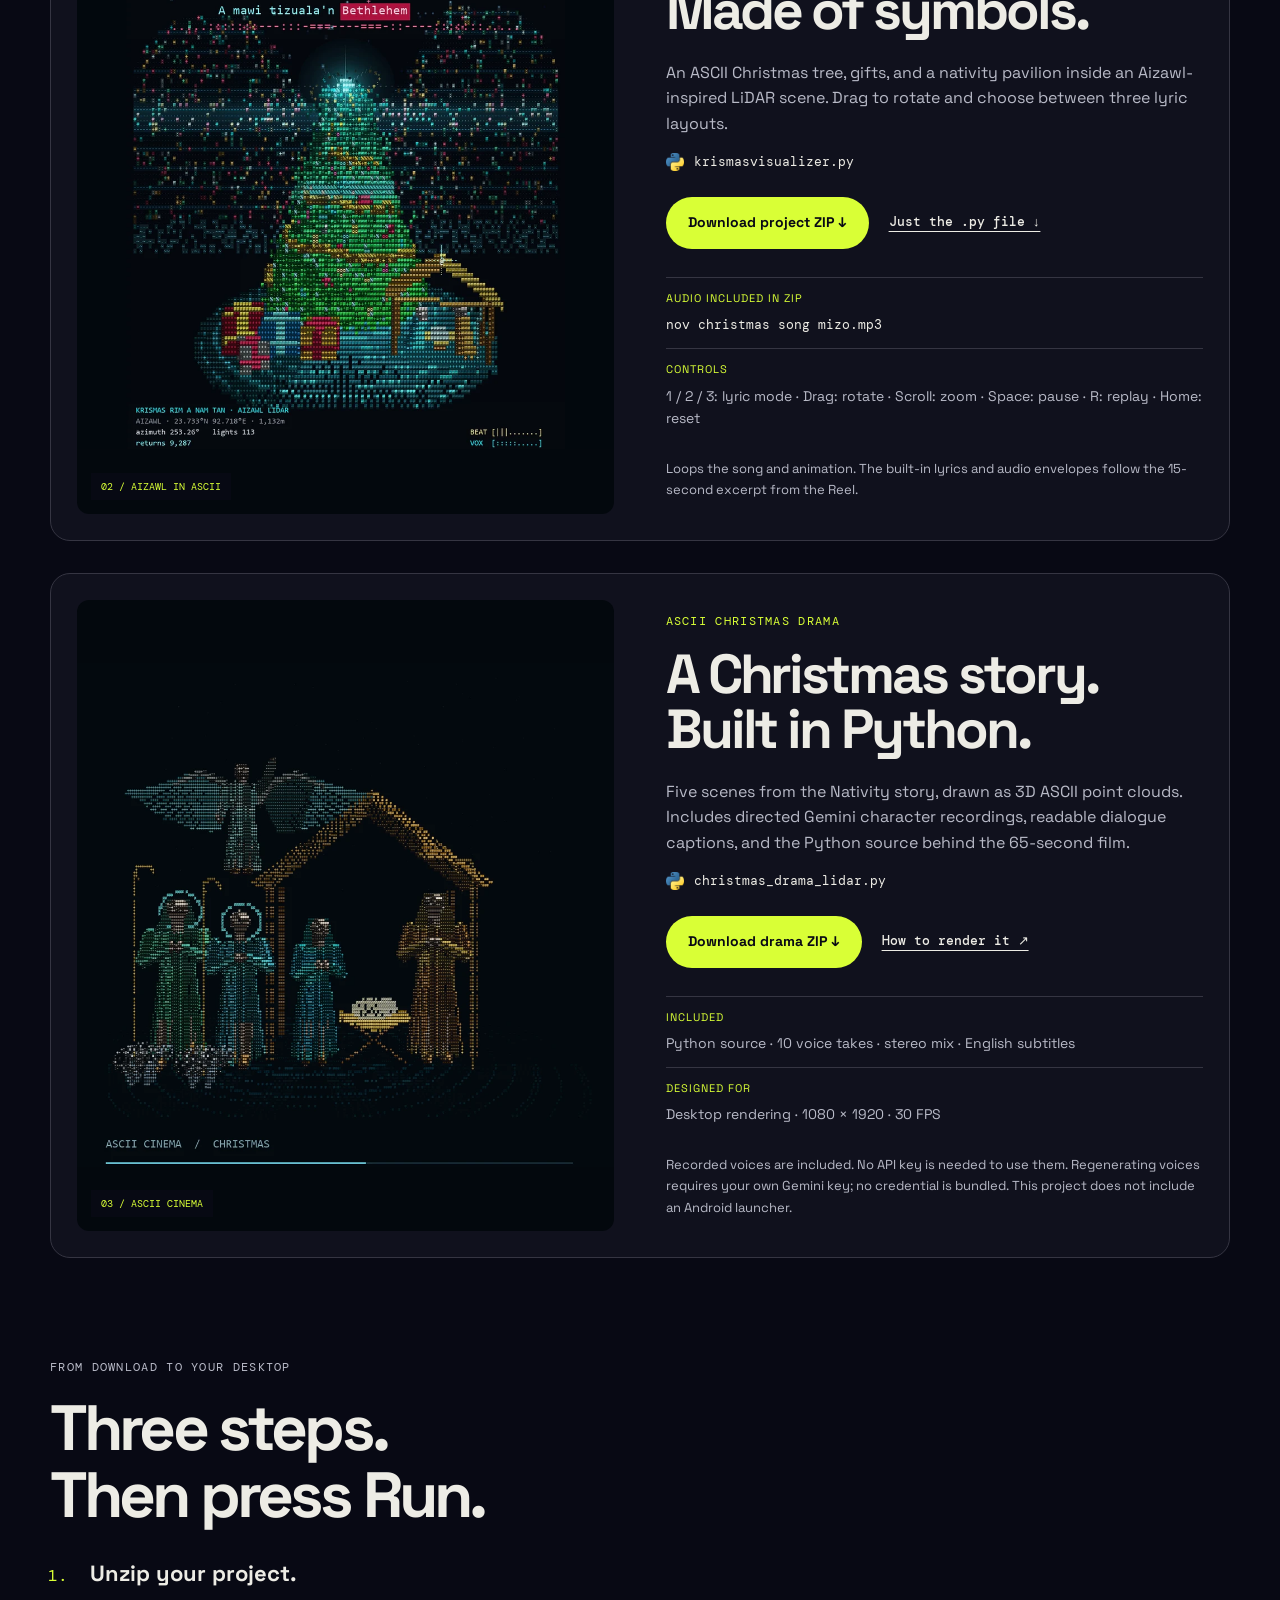
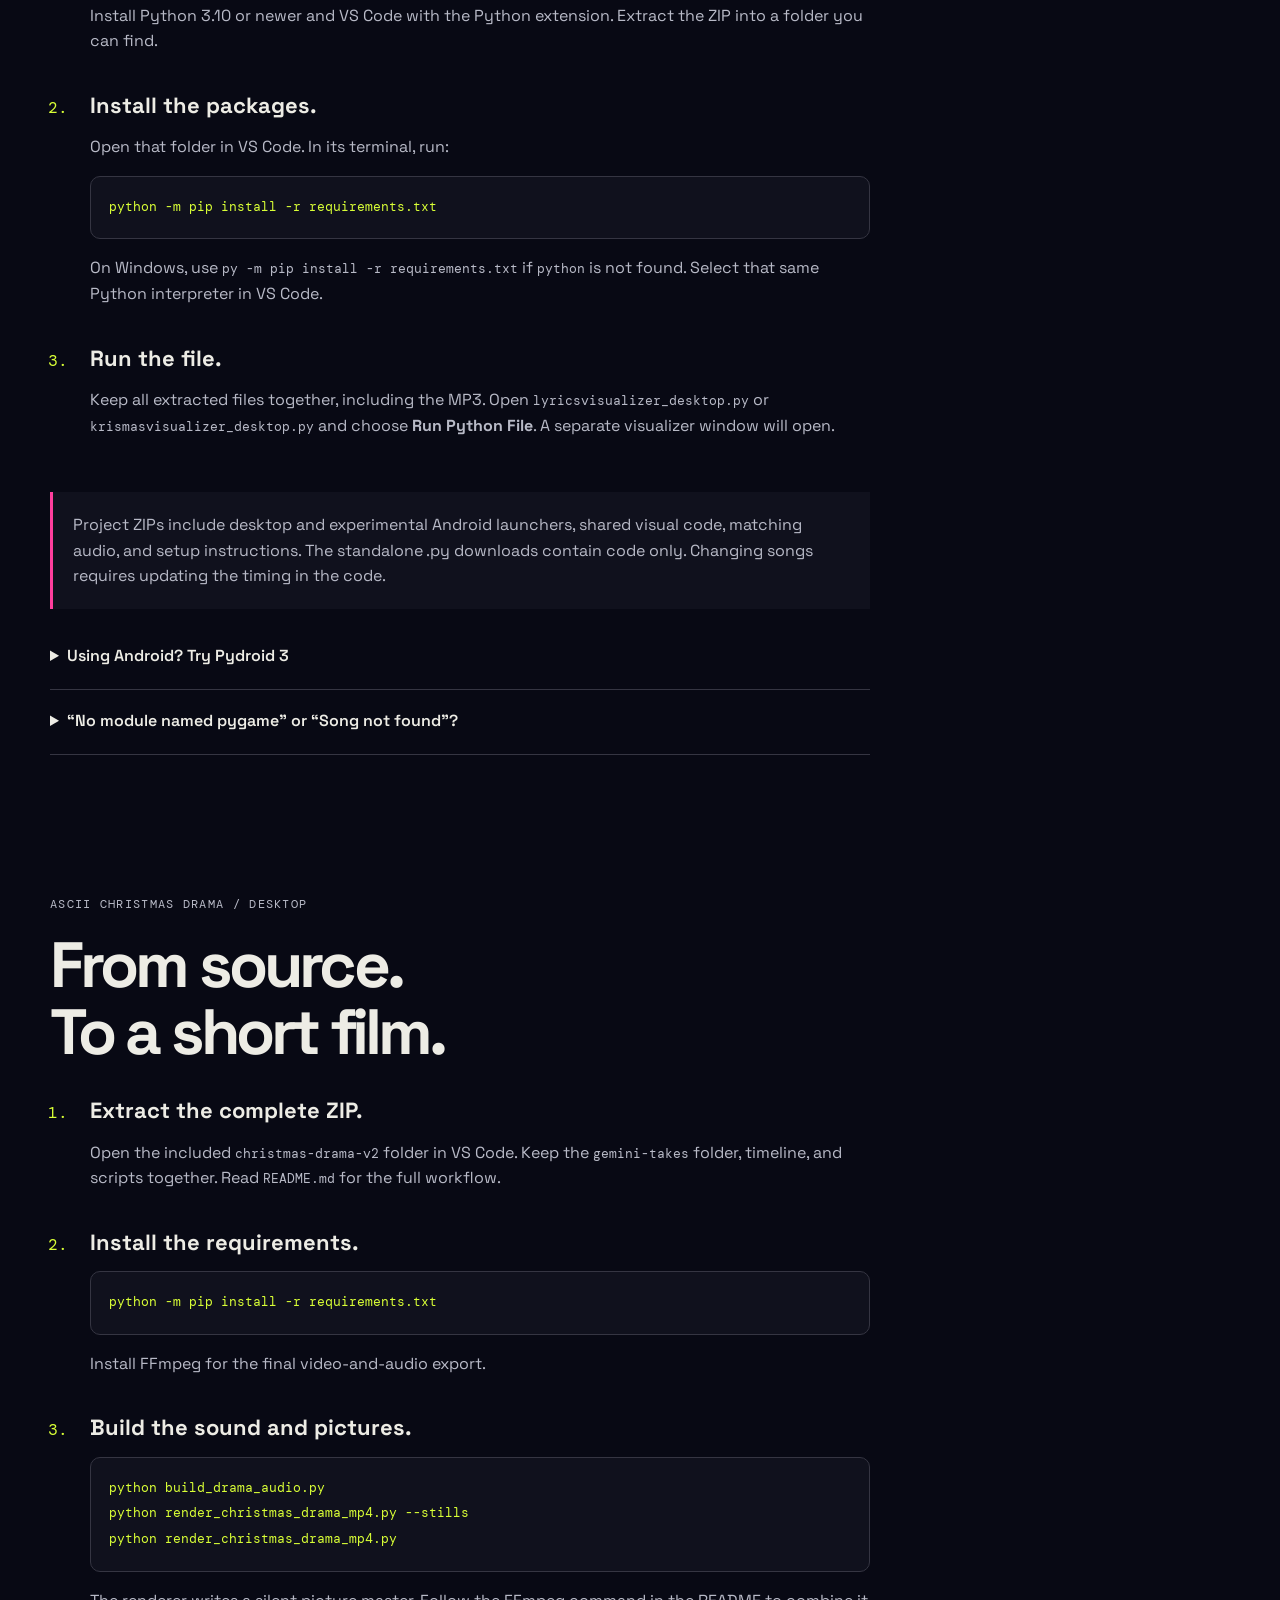
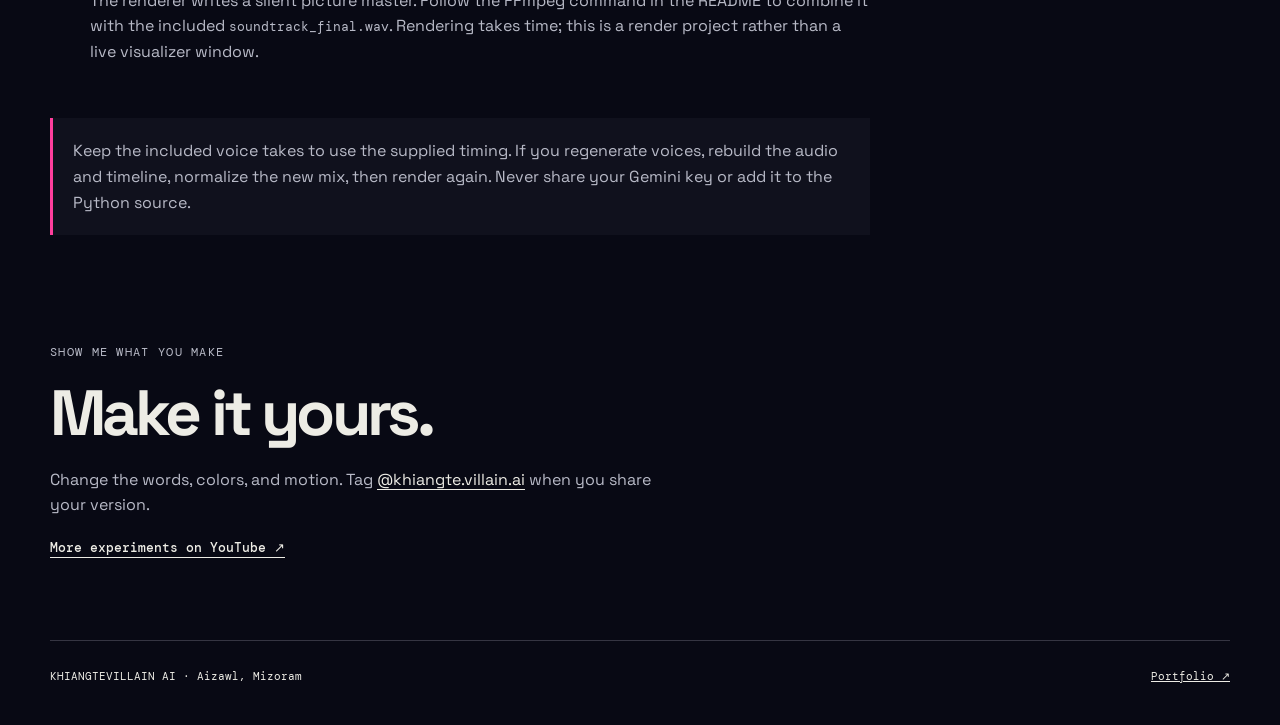
<file: python-code/index.html>
<!doctype html>
<html lang="en">
<head>
  <meta charset="utf-8">
  <meta name="viewport" content="width=device-width,initial-scale=1">
  <meta name="description" content="Get the Python visualizers from KhiangteVillain's Reels. Download the lyric heart, Krismas LiDAR visualizer and ASCII Christmas Drama, with source and setup instructions.">
  <meta name="theme-color" content="#080914">
  <title>Python Code — Run the Visuals | KhiangteVillain AI</title>
  <link rel="icon" href="assets/python-icon.png" type="image/png">
  <link rel="preconnect" href="https://fonts.googleapis.com">
  <link rel="preconnect" href="https://fonts.gstatic.com" crossorigin>
  <link href="https://fonts.googleapis.com/css2?family=DM+Mono:wght@400;500&family=Space+Grotesk:wght@400;500;600;700&display=swap" rel="stylesheet">
  <link rel="stylesheet" href="python-code.css">
  <link rel="stylesheet" href="download-log.css">
  <meta name="download-log-endpoint" content="https://script.google.com/macros/s/AKfycbwFa9df2UWUAOFQ-r92wcPguCR5Xf_J5PjTYU5x2GpinwZwF9_U0qkgod05EF3M2N_WZA/exec">
</head>
<body>
  <a class="skip" href="#main">Skip to downloads</a>
  <header class="wrap topbar"><a class="brand" href="../">KV<span>///</span></a><a href="../">Back to the portfolio ↗</a></header>
  <main id="main" class="wrap">
    <section class="intro" aria-labelledby="page-title">
      <p class="eyebrow"><img src="assets/python-icon.png" width="24" height="24" alt="">Free Python code / from the Reels</p>
      <h1 id="page-title">WATCH IT.<br><em>RUN IT.</em></h1>
      <p class="lead">The visuals from your feed, on your own screen. Pick a project, download the code, and press Run in VS Code.</p>
      <div class="intro-links"><a class="button primary" href="#projects">Get the code ↓</a><a class="text-link" href="#setup">First time? Start here ↗</a></div>
      <p class="small">3 projects · Desktop Python · Name + email to download</p>
    </section>
    <section id="projects" class="projects" aria-label="Python visualizer downloads">
      <article id="lyric-heart" class="project">
        <div class="visual"><img src="assets/lyric-heart.webp" width="960" height="900" alt="Glowing blue and white lyric words forming a heart on black" fetchpriority="high"><span class="visual-tag">01 / MUSIC INTO MOTION</span></div>
        <div class="project-copy"><p class="eyebrow">I Hmangaih Kha</p><h2>A heart made<br>of lyrics.</h2><p>Blue and white words build a glowing heart, split apart, and dissolve. Timed lyrics and chords follow the supplied song excerpt.</p><p class="file"><img src="assets/python-icon.png" width="18" height="18" alt="Python">lyricsvisualizer.py</p>
          <div class="actions"><a class="button primary" href="downloads/lyric-heart.zip" download>Download project ZIP ↓</a><a class="text-link" href="downloads/lyricsvisualizer.py" download>Just the .py file ↓</a></div>
          <dl><div><dt>Audio included in ZIP</dt><dd><code>ihmangaihkha.mp3</code></dd></div><div><dt>Controls</dt><dd>Esc or close the window to exit. Run again to replay.</dd></div></dl>
          <p class="small">Designed for the 38-second excerpt shown in the Reel. Another track will play, but the built-in lyric and chord timing will need editing.</p>
        </div>
      </article>
      <article id="krismas-lidar" class="project">
        <div class="visual"><img src="assets/krismas-lidar.webp" width="960" height="900" alt="ASCII Christmas tree, wrapped gifts and nativity pavilion surrounded by cyan Aizawl LiDAR buildings" loading="lazy"><span class="visual-tag">02 / AIZAWL IN ASCII</span></div>
        <div class="project-copy"><p class="eyebrow">Krismas LiDAR</p><h2>A little world.<br>Made of symbols.</h2><p>An ASCII Christmas tree, gifts, and a nativity pavilion inside an Aizawl-inspired LiDAR scene. Drag to rotate and choose between three lyric layouts.</p><p class="file"><img src="assets/python-icon.png" width="18" height="18" alt="Python">krismasvisualizer.py</p>
          <div class="actions"><a class="button primary" href="downloads/krismas-lidar.zip" download>Download project ZIP ↓</a><a class="text-link" href="downloads/krismasvisualizer.py" download>Just the .py file ↓</a></div>
          <dl><div><dt>Audio included in ZIP</dt><dd><code>nov christmas song mizo.mp3</code></dd></div><div><dt>Controls</dt><dd>1 / 2 / 3: lyric mode · Drag: rotate · Scroll: zoom · Space: pause · R: replay · Home: reset</dd></div></dl>
          <p class="small">Loops the song and animation. The built-in lyrics and audio envelopes follow the 15-second excerpt from the Reel.</p>
        </div>
      </article>
      <article id="ascii-christmas-drama" class="project">
        <div class="visual"><img src="assets/ascii-christmas-drama.webp" width="960" height="900" alt="ASCII Bethlehem scene with an angel, shepherds, Mary, Joseph and a golden manger" loading="lazy"><span class="visual-tag">03 / ASCII CINEMA</span></div>
        <div class="project-copy"><p class="eyebrow">ASCII Christmas Drama</p><h2>A Christmas story.<br>Built in Python.</h2><p>Five scenes from the Nativity story, drawn as 3D ASCII point clouds. Includes directed Gemini character recordings, readable dialogue captions, and the Python source behind the 65-second film.</p><p class="file"><img src="assets/python-icon.png" width="18" height="18" alt="Python">christmas_drama_lidar.py</p>
          <div class="actions"><a class="button primary" href="downloads/ascii-christmas-drama.zip" download>Download drama ZIP ↓</a><a class="text-link" href="#drama-setup">How to render it ↗</a></div>
          <dl><div><dt>Included</dt><dd>Python source · 10 voice takes · stereo mix · English subtitles</dd></div><div><dt>Designed for</dt><dd>Desktop rendering · 1080 × 1920 · 30 FPS</dd></div></dl>
          <p class="small">Recorded voices are included. No API key is needed to use them. Regenerating voices requires your own Gemini key; no credential is bundled. This project does not include an Android launcher.</p>
        </div>
      </article>
    </section>
    <section id="setup" class="setup" aria-labelledby="setup-title"><p class="eyebrow">From download to your desktop</p><h2 id="setup-title">Three steps.<br>Then press Run.</h2><ol>
      <li><h3>Unzip your project.</h3><p>Install Python 3.10 or newer and VS Code with the Python extension. Extract the ZIP into a folder you can find.</p></li>
      <li><h3>Install the packages.</h3><p>Open that folder in VS Code. In its terminal, run:</p><pre><code>python -m pip install -r requirements.txt</code></pre><p>On Windows, use <code>py -m pip install -r requirements.txt</code> if <code>python</code> is not found. Select that same Python interpreter in VS Code.</p></li>
      <li><h3>Run the file.</h3><p>Keep all extracted files together, including the MP3. Open <code>lyricsvisualizer_desktop.py</code> or <code>krismasvisualizer_desktop.py</code> and choose <strong>Run Python File</strong>. A separate visualizer window will open.</p></li>
    </ol><p class="audio-note">Project ZIPs include desktop and experimental Android launchers, shared visual code, matching audio, and setup instructions. The standalone .py downloads contain code only. Changing songs requires updating the timing in the code.</p>
    <details id="android-guide"><summary>Using Android? Try Pydroid 3</summary>
      <p><strong>Experimental — these projects have not been tested on an Android device.</strong> Desktop is recommended for the original window layout. Android launchers fit the display, start at 15 FPS, and add touch controls. Pydroid 3 supports Pygame 2, but that does not guarantee these visualizers will work on every phone.</p>
      <ol>
        <li><p>Install <a href="https://play.google.com/store/apps/details?id=ru.iiec.pydroid3" target="_blank" rel="noopener">Pydroid 3 from Google Play ↗</a>.</p></li>
        <li><p>Download a <strong>project ZIP</strong> above and extract it with your phone’s file manager. Keep the included MP3 beside the Python script. Do not run the script from inside the ZIP.</p></li>
        <li><p>In Pydroid 3, use its Pip package manager to install <code>pygame</code> for Lyric Heart. For Krismas LiDAR, install <code>pygame</code>, <code>numpy</code>, and <code>Pillow</code>. If package installation fails, follow Pydroid’s package instructions or use a desktop.</p></li>
        <li><p>Open the extracted <code>lyricsvisualizer_android.py</code> or <code>krismasvisualizer_android.py</code> in Pydroid 3 and tap Run. Keep the shared visualizer script and <code>mobile_controls.py</code> beside it. Allow access to the extracted folder if Android requests it. The scene fits the available screen without stretching. Portrait or landscape can be used.</p></li>
      </ol>
      <p>Optional Pydroid terminal command, from the extracted folder:</p><pre><code>python lyricsvisualizer_android.py --width 0 --height 0 --fps 15</code></pre><p>For Christmas, use <code>krismasvisualizer_android.py</code> instead. Zero width and height use the available display; 15 FPS reduces drawing load without slowing the song. If it still runs slowly, try <code>--fps 10</code>.</p>
      <p class="small">Fonts, audio playback, speed, and touch input may differ. Use the bottom Pause/Play, Replay, and Exit buttons. Krismas also has three mode buttons, drag rotation, Reset, and −/+ zoom. Pinch zoom is not implemented. These scripts do not run directly inside Instagram, YouTube, or your phone browser. If the app errors or the layout does not fit, use the desktop instructions above.</p>
    </details>
    <details><summary>“No module named pygame” or “Song not found”?</summary><p>Run the install command using the same Python interpreter selected in VS Code. For missing audio, check the exact filename and place the MP3 in the same extracted folder as the script. Windows may hide filename extensions.</p></details>
    </section>
    <section id="drama-setup" class="setup" aria-labelledby="drama-setup-title"><p class="eyebrow">ASCII Christmas Drama / desktop</p><h2 id="drama-setup-title">From source.<br>To a short film.</h2><ol>
      <li><h3>Extract the complete ZIP.</h3><p>Open the included <code>christmas-drama-v2</code> folder in VS Code. Keep the <code>gemini-takes</code> folder, timeline, and scripts together. Read <code>README.md</code> for the full workflow.</p></li>
      <li><h3>Install the requirements.</h3><pre><code>python -m pip install -r requirements.txt</code></pre><p>Install FFmpeg for the final video-and-audio export.</p></li>
      <li><h3>Build the sound and pictures.</h3><pre><code>python build_drama_audio.py
python render_christmas_drama_mp4.py --stills
python render_christmas_drama_mp4.py</code></pre><p>The renderer writes a silent picture master. Follow the FFmpeg command in the README to combine it with the included <code>soundtrack_final.wav</code>. Rendering takes time; this is a render project rather than a live visualizer window.</p></li>
    </ol><p class="audio-note">Keep the included voice takes to use the supplied timing. If you regenerate voices, rebuild the audio and timeline, normalize the new mix, then render again. Never share your Gemini key or add it to the Python source.</p></section>
    <section class="connect"><p class="eyebrow">Show me what you make</p><h2>Make it yours.</h2><p>Change the words, colors, and motion. Tag <a href="https://www.instagram.com/khiangte.villain.ai/" target="_blank" rel="noopener">@khiangte.villain.ai</a> when you share your version.</p><a class="text-link" href="https://www.youtube.com/@khiangtevillainai/" target="_blank" rel="noopener">More experiments on YouTube ↗</a></section>
  </main><footer class="wrap">KHIANGTEVILLAIN AI · Aizawl, Mizoram <a href="../">Portfolio ↗</a></footer>
<dialog id="download-dialog" aria-labelledby="download-dialog-title" aria-describedby="download-privacy">
  <button id="download-close" type="button" aria-label="Close download form">×</button>
  <p class="eyebrow">Free Python code / your copy</p><h2 id="download-dialog-title">Make it yours.</h2>
  <p id="download-project" class="file"></p>
  <form id="download-form" method="post">
    <label for="download-name">Your name</label><input id="download-name" name="name" type="text" autocomplete="name" minlength="2" maxlength="80" required>
    <label for="download-email">Email address</label><input id="download-email" name="email" type="email" autocomplete="email" maxlength="254" required>
    <div class="download-trap" aria-hidden="true"><label>Website<input name="website" tabindex="-1" autocomplete="off"></label></div>
    <input name="file" type="hidden"><input name="request_id" type="hidden"><input name="source" type="hidden">
    <p id="download-privacy" class="small">Your name, email, selected file, date, and referral source will be stored privately in Google Sheets by KhiangteVillain AI to record this download. Your details are not shown publicly or used to sign you up for marketing.</p>
    <label class="download-consent"><input name="consent" type="checkbox" value="download-log-v1" required><span>I agree to share these details for this download record.</span></label>
    <button class="button primary" type="submit">Save &amp; get the code ↓</button>
  </form>
  <p id="download-status" class="small" role="status" aria-live="polite"></p>
  <a id="download-ready" class="button primary" hidden>Download your file ↓</a>
  <p class="small">Questions about your record? <a href="https://www.instagram.com/khiangte.villain.ai/" target="_blank" rel="noopener">Contact KhiangteVillain AI ↗</a></p>
</dialog>
<iframe id="download-transport" name="kv-download-transport" title="Secure download request" hidden></iframe>
<script src="download-log.js" defer></script>

</body></html>
</file>
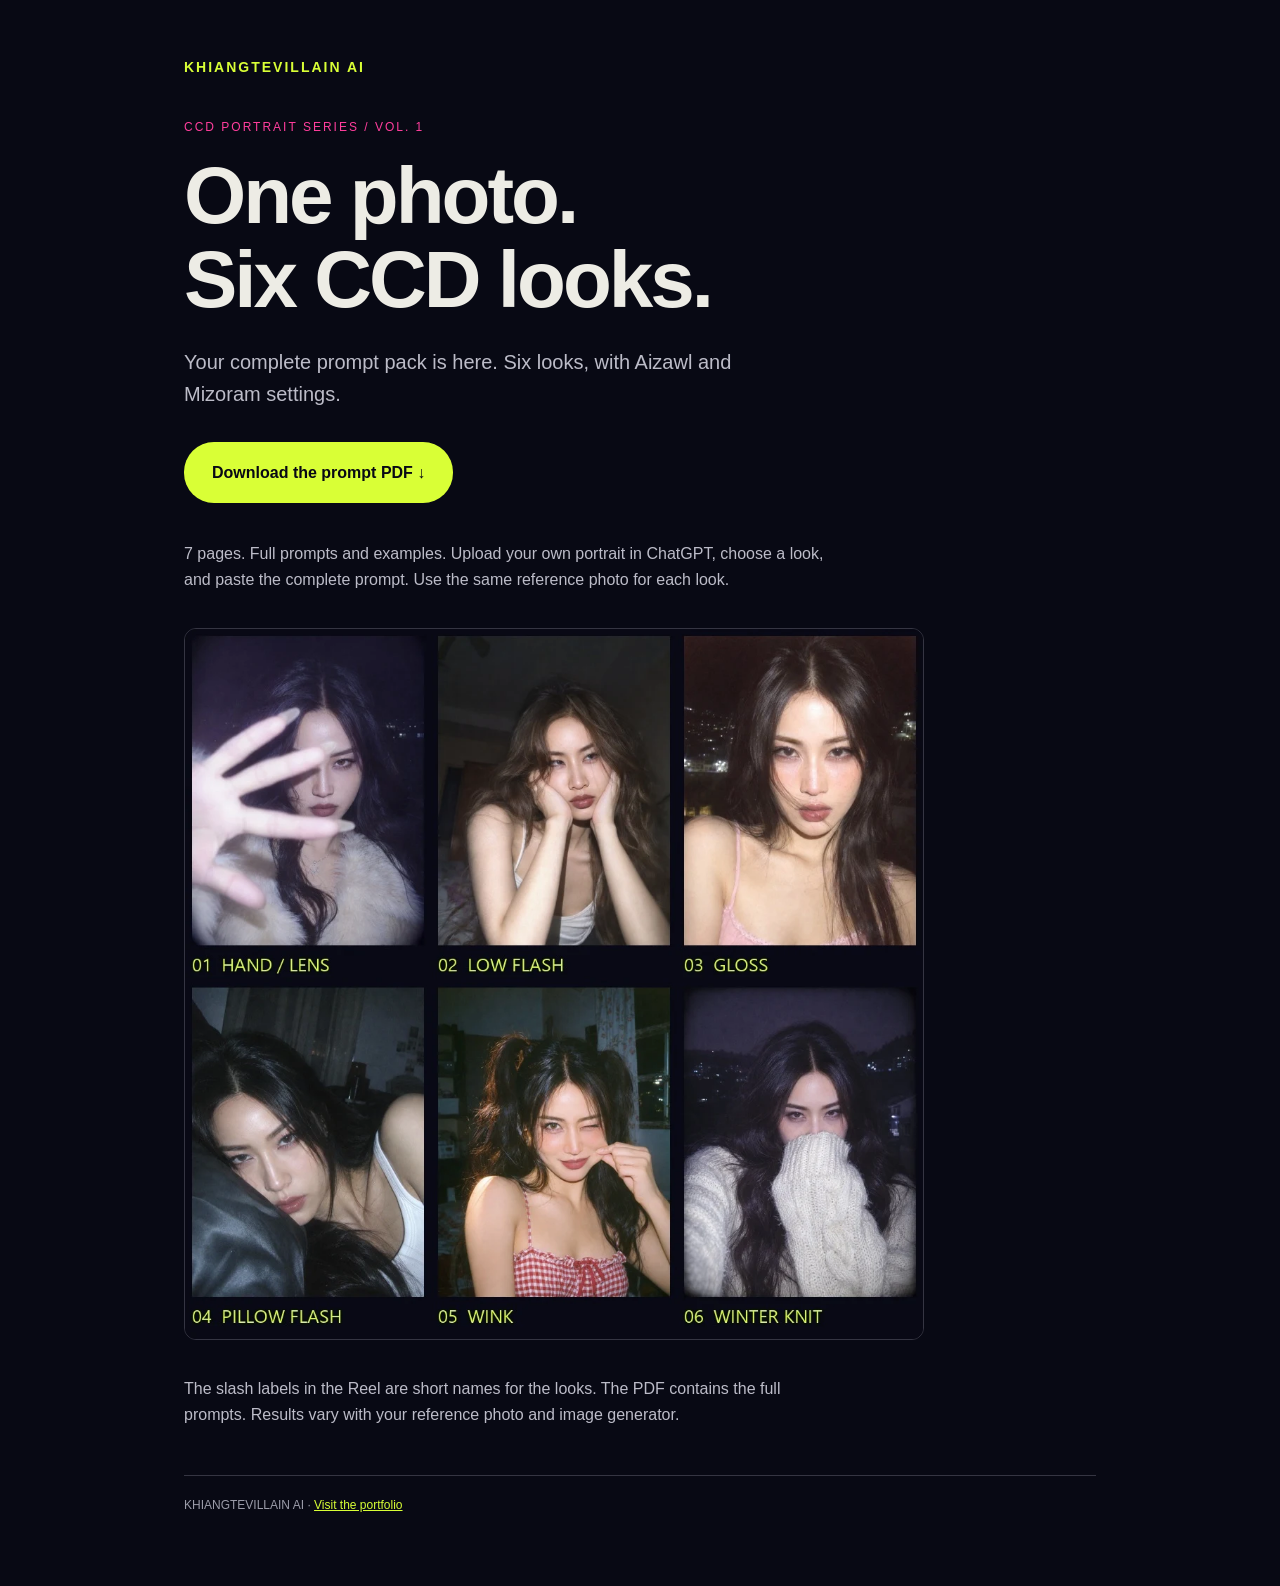
<file: prompt-packs/ccd-vol-1/index.html>
<!doctype html><html lang="en"><head><meta charset="utf-8"><meta name="viewport" content="width=device-width,initial-scale=1"><meta name="robots" content="noindex,nofollow"><meta name="description" content="Six complete Y2K CCD portrait prompts with Aizawl and Mizoram settings."><title>CCD Prompt Pack Vol. 1 | KHIANGTEVILLAIN AI</title><style>*{box-sizing:border-box}body{margin:0;background:#080914;color:#edece5;font-family:Arial,sans-serif;line-height:1.6}main{max-width:960px;padding:56px 24px 70px;margin:auto}.brand{color:#d9ff36;font-size:14px;font-weight:bold;letter-spacing:2px}.eyebrow{color:#ff3e9d;font-size:12px;letter-spacing:2px;margin-top:40px}h1{font-size:clamp(42px,8vw,80px);line-height:1.05;letter-spacing:-3px;margin:16px 0 24px}.lead{color:#bcbcc8;font-size:20px;max-width:620px}img{display:block;width:100%;max-width:740px;height:auto;margin:36px 0;border:1px solid #353542;border-radius:12px}a.button{display:inline-block;padding:18px 28px;background:#d9ff36;color:#080914;font-weight:bold;text-decoration:none;border-radius:30px;margin:12px 0 22px}a.button:focus-visible{outline:3px solid #ff3e9d;outline-offset:5px}.detail{color:#bcbcc8;max-width:650px}footer{margin-top:48px;padding-top:20px;border-top:1px solid #353542;font-size:12px;color:#9b9ca9}a{color:#d9ff36}</style></head><body><main><div class="brand">KHIANGTEVILLAIN AI</div><div class="eyebrow">CCD PORTRAIT SERIES / VOL. 1</div><h1>One photo.<br>Six CCD looks.</h1><p class="lead">Your complete prompt pack is here. Six looks, with Aizawl and Mizoram settings.</p><a class="button" href="KhiangteVillain_AI_CCD_Vol1.pdf" download>Download the prompt PDF &darr;</a><p class="detail">7 pages. Full prompts and examples. Upload your own portrait in ChatGPT, choose a look, and paste the complete prompt. Use the same reference photo for each look.</p><img src="six-looks.webp" width="1050" height="1010" alt="Six CCD portrait examples: hand at lens, low flash, gloss, pillow flash, wink and winter knit"><p class="detail">The slash labels in the Reel are short names for the looks. The PDF contains the full prompts. Results vary with your reference photo and image generator.</p><footer>KHIANGTEVILLAIN AI &middot; <a href="../../">Visit the portfolio</a></footer></main></body></html>
</file>
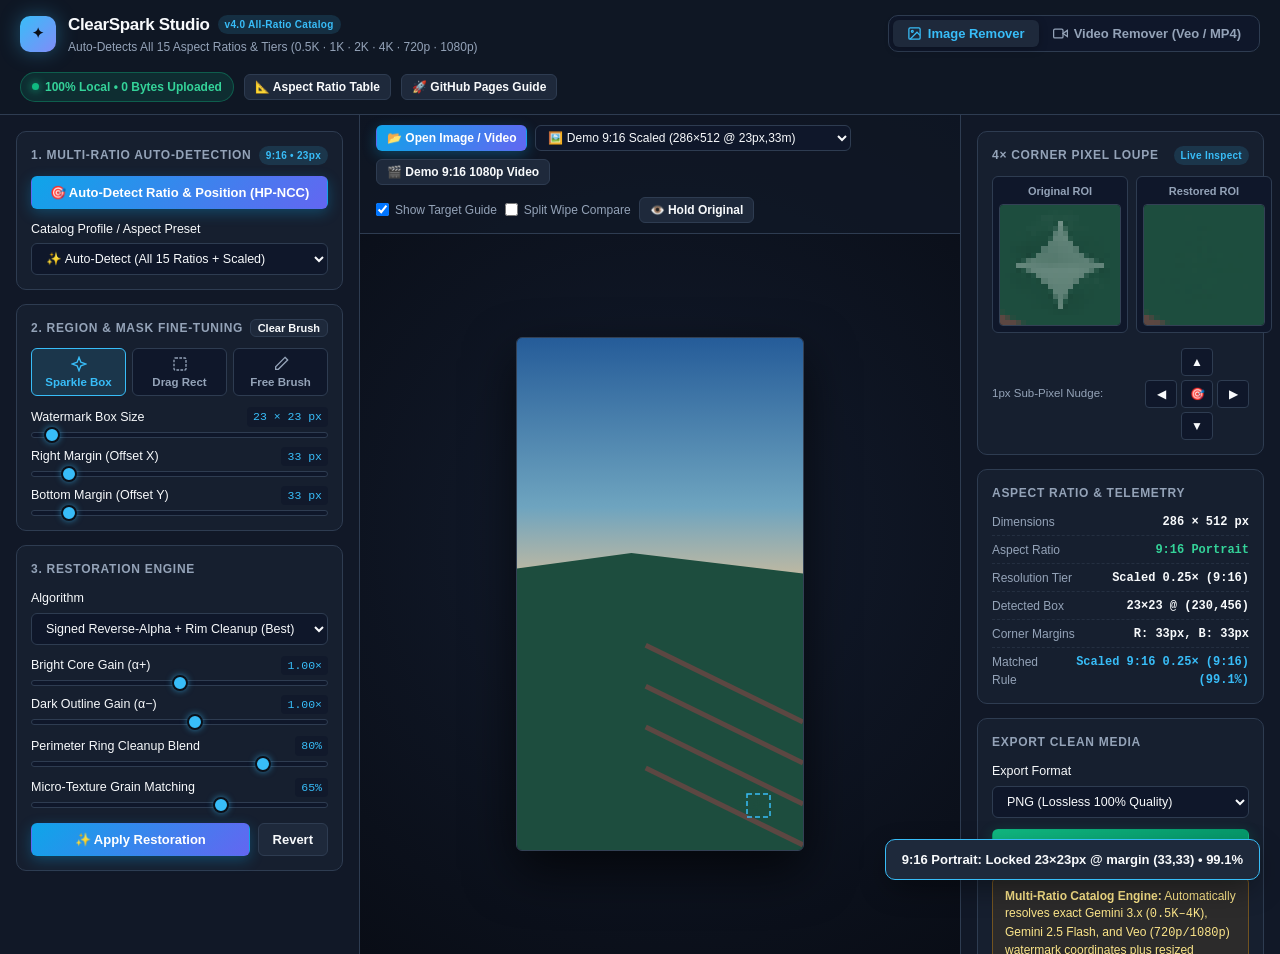
<file: index3.html>
<!DOCTYPE html>
<html lang="en">
<head>
  <meta charset="UTF-8" />
  <meta name="viewport" content="width=device-width, initial-scale=1.0" />
  <title>ClearSpark — Multi-Ratio Local Gemini & Veo Watermark Remover</title>
  <meta name="description" content="100% Client-side Gemini & Veo watermark remover for all 15 aspect ratios and resolution tiers (0.5K, 1K, 2K, 4K, 720p, 1080p). Runs locally in your browser." />
  <style>
    :root {
      --bg-base: #0b0f17;
      --bg-panel: #111827;
      --bg-card: #1e293b;
      --bg-card-hover: #263449;
      --bg-input: #0f172a;
      --border: #2e3c51;
      --border-focus: #38bdf8;
      --text-main: #f8fafc;
      --text-muted: #94a3b8;
      --text-dim: #64748b;
      --accent: #38bdf8;
      --accent-hover: #0ea5e9;
      --accent-soft: rgba(56, 189, 248, 0.14);
      --indigo: #818cf8;
      --emerald: #10b981;
      --emerald-soft: rgba(16, 185, 129, 0.14);
      --amber: #f59e0b;
      --rose: #f43f5e;
      --radius-sm: 6px;
      --radius-md: 10px;
      --radius-lg: 14px;
      --shadow: 0 10px 30px -5px rgba(0, 0, 0, 0.45);
      --font: -apple-system, BlinkMacSystemFont, "Segoe UI", Roboto, Inter, Helvetica, Arial, sans-serif;
      --mono: "JetBrains Mono", "SFMono-Regular", Consolas, "Liberation Mono", Menlo, monospace;
    }

    * {
      box-sizing: border-box;
      margin: 0;
      padding: 0;
    }

    body {
      background-color: var(--bg-base);
      color: var(--text-main);
      font-family: var(--font);
      font-size: 14px;
      line-height: 1.5;
      min-height: 100vh;
      display: flex;
      flex-direction: column;
      overflow-x: hidden;
    }

    header {
      background: rgba(17, 24, 39, 0.92);
      backdrop-filter: blur(12px);
      border-bottom: 1px solid var(--border);
      padding: 12px 20px;
      display: flex;
      align-items: center;
      justify-content: space-between;
      gap: 16px;
      position: sticky;
      top: 0;
      z-index: 50;
      flex-wrap: wrap;
    }

    .brand {
      display: flex;
      align-items: center;
      gap: 12px;
    }

    .brand-icon {
      width: 36px;
      height: 36px;
      border-radius: 10px;
      background: linear-gradient(135deg, #38bdf8 0%, #818cf8 100%);
      display: flex;
      align-items: center;
      justify-content: center;
      color: #0b0f17;
      font-weight: 800;
      box-shadow: 0 0 20px rgba(56, 189, 248, 0.35);
      flex-shrink: 0;
    }

    .brand-title {
      font-size: 17px;
      font-weight: 700;
      letter-spacing: -0.02em;
      display: flex;
      align-items: center;
      gap: 8px;
    }

    .brand-subtitle {
      font-size: 12px;
      color: var(--text-muted);
    }

    .header-badges {
      display: flex;
      align-items: center;
      gap: 10px;
      flex-wrap: wrap;
    }

    .privacy-pill {
      display: inline-flex;
      align-items: center;
      gap: 6px;
      padding: 5px 11px;
      border-radius: 999px;
      background: var(--emerald-soft);
      border: 1px solid rgba(16, 185, 129, 0.35);
      color: #34d399;
      font-size: 12px;
      font-weight: 600;
    }

    .privacy-dot {
      width: 7px;
      height: 7px;
      border-radius: 50%;
      background: #10b981;
      box-shadow: 0 0 8px #10b981;
    }

    .mode-tabs {
      display: flex;
      background: var(--bg-input);
      padding: 4px;
      border-radius: var(--radius-md);
      border: 1px solid var(--border);
    }

    .mode-tab {
      border: none;
      background: transparent;
      color: var(--text-muted);
      padding: 6px 14px;
      border-radius: var(--radius-sm);
      font-size: 13px;
      font-weight: 600;
      cursor: pointer;
      display: flex;
      align-items: center;
      gap: 6px;
      transition: all 0.15s ease;
    }

    .mode-tab:hover {
      color: var(--text-main);
    }

    .mode-tab.active {
      background: var(--bg-card);
      color: var(--accent);
      box-shadow: 0 2px 8px rgba(0, 0, 0, 0.25);
    }

    .btn {
      display: inline-flex;
      align-items: center;
      justify-content: center;
      gap: 7px;
      padding: 8px 14px;
      border-radius: var(--radius-sm);
      font-size: 13px;
      font-weight: 600;
      cursor: pointer;
      border: 1px solid var(--border);
      background: var(--bg-card);
      color: var(--text-main);
      transition: all 0.15s ease;
      white-space: nowrap;
    }

    .btn:hover:not(:disabled) {
      background: var(--bg-card-hover);
      border-color: #475569;
    }

    .btn:disabled {
      opacity: 0.45;
      cursor: not-allowed;
    }

    .btn-primary {
      background: linear-gradient(135deg, #0ea5e9 0%, #6366f1 100%);
      border-color: transparent;
      color: #ffffff;
      box-shadow: 0 4px 14px rgba(14, 165, 233, 0.3);
    }

    .btn-primary:hover:not(:disabled) {
      filter: brightness(1.08);
      transform: translateY(-1px);
    }

    .btn-emerald {
      background: linear-gradient(135deg, #10b981 0%, #059669 100%);
      border-color: transparent;
      color: #ffffff;
      box-shadow: 0 4px 14px rgba(16, 185, 129, 0.3);
    }

    .btn-emerald:hover:not(:disabled) {
      filter: brightness(1.08);
    }

    .btn-sm {
      padding: 5px 10px;
      font-size: 12px;
    }

    .workspace {
      flex: 1;
      display: grid;
      grid-template-columns: 360px 1fr 320px;
      gap: 0;
      min-height: calc(100vh - 61px);
    }

    @media (max-width: 1180px) {
      .workspace {
        grid-template-columns: 335px 1fr;
      }
      .right-sidebar {
        grid-column: 1 / -1;
        border-left: none !important;
        border-top: 1px solid var(--border);
      }
    }

    @media (max-width: 820px) {
      .workspace {
        grid-template-columns: 1fr;
      }
      .left-sidebar {
        border-right: none !important;
        border-bottom: 1px solid var(--border);
      }
    }

    .left-sidebar, .right-sidebar {
      background: var(--bg-panel);
      padding: 16px;
      display: flex;
      flex-direction: column;
      gap: 14px;
      overflow-y: auto;
      max-height: calc(100vh - 61px);
    }

    .left-sidebar {
      border-right: 1px solid var(--border);
    }

    .right-sidebar {
      border-left: 1px solid var(--border);
    }

    @media (max-width: 1180px) {
      .left-sidebar, .right-sidebar {
        max-height: none;
      }
    }

    .panel-section {
      background: rgba(30, 41, 59, 0.45);
      border: 1px solid var(--border);
      border-radius: var(--radius-md);
      padding: 14px;
      display: flex;
      flex-direction: column;
      gap: 11px;
    }

    .section-header {
      display: flex;
      align-items: center;
      justify-content: space-between;
      font-size: 12px;
      font-weight: 700;
      text-transform: uppercase;
      letter-spacing: 0.06em;
      color: var(--text-muted);
    }

    .badge-tag {
      font-size: 10px;
      padding: 2px 7px;
      border-radius: 99px;
      background: var(--accent-soft);
      color: var(--accent);
      font-weight: 700;
      letter-spacing: 0.03em;
      text-transform: none;
    }

    .control-group {
      display: flex;
      flex-direction: column;
      gap: 5px;
    }

    .control-label {
      display: flex;
      justify-content: space-between;
      align-items: center;
      font-size: 12.5px;
      color: var(--text-main);
      font-weight: 500;
    }

    .control-val {
      font-family: var(--mono);
      font-size: 11.5px;
      color: var(--accent);
      background: rgba(15, 23, 42, 0.7);
      padding: 1px 6px;
      border-radius: 4px;
    }

    select, input[type="number"], input[type="text"] {
      width: 100%;
      background: var(--bg-input);
      border: 1px solid var(--border);
      color: var(--text-main);
      padding: 7px 10px;
      border-radius: var(--radius-sm);
      font-size: 12.5px;
      font-family: var(--font);
      outline: none;
    }

    select:focus, input:focus {
      border-color: var(--border-focus);
    }

    input[type="range"] {
      -webkit-appearance: none;
      appearance: none;
      width: 100%;
      height: 6px;
      background: var(--bg-input);
      border-radius: 99px;
      border: 1px solid var(--border);
      outline: none;
    }

    input[type="range"]::-webkit-slider-thumb {
      -webkit-appearance: none;
      appearance: none;
      width: 16px;
      height: 16px;
      border-radius: 50%;
      background: var(--accent);
      cursor: pointer;
      border: 2px solid #0b0f17;
      box-shadow: 0 0 6px rgba(56, 189, 248, 0.6);
    }

    .preset-grid {
      display: grid;
      grid-template-columns: 1fr 1fr;
      gap: 7px;
    }

    .preset-btn {
      background: var(--bg-input);
      border: 1px solid var(--border);
      color: var(--text-muted);
      padding: 7px 9px;
      border-radius: var(--radius-sm);
      font-size: 11.5px;
      font-weight: 600;
      cursor: pointer;
      text-align: left;
      display: flex;
      flex-direction: column;
      gap: 2px;
      transition: all 0.15s ease;
    }

    .preset-btn span.sub {
      font-size: 10px;
      color: var(--text-dim);
      font-weight: 400;
    }

    .preset-btn:hover {
      border-color: #475569;
      color: var(--text-main);
    }

    .preset-btn.active {
      background: var(--accent-soft);
      border-color: var(--accent);
      color: var(--text-main);
    }

    .preset-btn.active span.sub {
      color: #bae6fd;
    }

    .tool-row {
      display: grid;
      grid-template-columns: repeat(3, 1fr);
      gap: 6px;
    }

    .tool-btn {
      background: var(--bg-input);
      border: 1px solid var(--border);
      color: var(--text-muted);
      padding: 7px 6px;
      border-radius: var(--radius-sm);
      font-size: 11.5px;
      font-weight: 600;
      cursor: pointer;
      display: flex;
      flex-direction: column;
      align-items: center;
      gap: 4px;
      transition: all 0.15s;
    }

    .tool-btn.active {
      background: var(--accent-soft);
      border-color: var(--accent);
      color: var(--accent);
    }

    .center-stage {
      display: flex;
      flex-direction: column;
      background: radial-gradient(circle at center, #131c2e 0%, #090d16 100%);
      position: relative;
      overflow: hidden;
    }

    .stage-toolbar {
      padding: 10px 16px;
      background: rgba(17, 24, 39, 0.75);
      border-bottom: 1px solid var(--border);
      display: flex;
      align-items: center;
      justify-content: space-between;
      gap: 12px;
      flex-wrap: wrap;
    }

    .toolbar-group {
      display: flex;
      align-items: center;
      gap: 8px;
      flex-wrap: wrap;
    }

    .canvas-viewport {
      flex: 1;
      display: flex;
      align-items: center;
      justify-content: center;
      padding: 24px;
      position: relative;
      overflow: auto;
      min-height: 460px;
      user-select: none;
    }

    .canvas-container {
      position: relative;
      display: none;
      box-shadow: 0 20px 50px rgba(0, 0, 0, 0.65);
      border-radius: 6px;
      overflow: hidden;
      border: 1px solid #334155;
      background-image:
        linear-gradient(45deg, #1e293b 25%, transparent 25%),
        linear-gradient(-45deg, #1e293b 25%, transparent 25%),
        linear-gradient(45deg, transparent 75%, #1e293b 75%),
        linear-gradient(-45deg, transparent 75%, #1e293b 75%);
      background-size: 20px 20px;
      background-position: 0 0, 0 10px, 10px -10px, -10px 0px;
      background-color: #0f172a;
    }

    canvas#mainCanvas {
      display: block;
      max-width: 100%;
      max-height: calc(100vh - 230px);
      width: auto;
      height: auto;
      cursor: crosshair;
    }

    canvas#overlayCanvas {
      position: absolute;
      top: 0;
      left: 0;
      width: 100%;
      height: 100%;
      pointer-events: none;
    }

    .dropzone {
      max-width: 580px;
      width: 100%;
      border: 2px dashed #334155;
      border-radius: var(--radius-lg);
      background: rgba(17, 24, 39, 0.65);
      padding: 36px 28px;
      text-align: center;
      display: flex;
      flex-direction: column;
      align-items: center;
      gap: 14px;
      transition: all 0.2s ease;
      cursor: pointer;
    }

    .dropzone.dragover, .dropzone:hover {
      border-color: var(--accent);
      background: rgba(30, 41, 59, 0.75);
      box-shadow: 0 0 35px rgba(56, 189, 248, 0.12);
    }

    .dropzone-icon {
      width: 56px;
      height: 56px;
      border-radius: 16px;
      background: var(--accent-soft);
      color: var(--accent);
      display: flex;
      align-items: center;
      justify-content: center;
    }

    .dropzone h2 {
      font-size: 18px;
      font-weight: 700;
    }

    .dropzone p {
      color: var(--text-muted);
      font-size: 13px;
      max-width: 440px;
    }

    .demo-buttons {
      display: flex;
      gap: 10px;
      margin-top: 8px;
      flex-wrap: wrap;
      justify-content: center;
    }

    .video-bar {
      display: none;
      background: rgba(17, 24, 39, 0.92);
      border-top: 1px solid var(--border);
      padding: 12px 18px;
      flex-direction: column;
      gap: 10px;
    }

    .video-controls-row {
      display: flex;
      align-items: center;
      gap: 12px;
    }

    .time-readout {
      font-family: var(--mono);
      font-size: 12px;
      color: var(--text-muted);
      min-width: 105px;
    }

    .export-progress-wrap {
      display: none;
      background: rgba(15, 23, 42, 0.9);
      border: 1px solid var(--accent);
      border-radius: var(--radius-sm);
      padding: 10px 14px;
      flex-direction: column;
      gap: 6px;
    }

    .progress-track {
      width: 100%;
      height: 8px;
      background: #1e293b;
      border-radius: 99px;
      overflow: hidden;
    }

    .progress-fill {
      width: 0%;
      height: 100%;
      background: linear-gradient(90deg, #38bdf8, #818cf8);
      transition: width 0.1s linear;
    }

    .loupe-grid {
      display: grid;
      grid-template-columns: 1fr 1fr;
      gap: 8px;
    }

    .loupe-box {
      background: var(--bg-input);
      border: 1px solid var(--border);
      border-radius: var(--radius-sm);
      padding: 6px;
      display: flex;
      flex-direction: column;
      align-items: center;
      gap: 5px;
    }

    .loupe-box span {
      font-size: 11px;
      font-weight: 600;
      color: var(--text-muted);
    }

    .loupe-canvas {
      width: 122px;
      height: 122px;
      border-radius: 4px;
      border: 1px solid #334155;
      image-rendering: pixelated;
      background: #090d16;
    }

    .stat-list {
      display: flex;
      flex-direction: column;
      gap: 5px;
      font-size: 12px;
    }

    .stat-row {
      display: flex;
      justify-content: space-between;
      color: var(--text-muted);
      padding-bottom: 4px;
      border-bottom: 1px dashed rgba(51, 65, 85, 0.5);
    }

    .stat-row:last-child {
      border-bottom: none;
      padding-bottom: 0;
    }

    .stat-row strong {
      color: var(--text-main);
      font-family: var(--mono);
      font-weight: 600;
      text-align: right;
    }

    .nudge-grid {
      display: grid;
      grid-template-columns: repeat(3, 32px);
      gap: 4px;
      justify-content: center;
    }

    .nudge-btn {
      width: 32px;
      height: 28px;
      background: var(--bg-input);
      border: 1px solid var(--border);
      color: var(--text-main);
      border-radius: 4px;
      cursor: pointer;
      font-size: 12px;
      display: flex;
      align-items: center;
      justify-content: center;
    }

    .nudge-btn:hover {
      border-color: var(--accent);
      color: var(--accent);
    }

    .batch-list {
      display: flex;
      flex-direction: column;
      gap: 6px;
      max-height: 170px;
      overflow-y: auto;
    }

    .batch-item {
      display: flex;
      align-items: center;
      justify-content: space-between;
      padding: 6px 8px;
      background: var(--bg-input);
      border: 1px solid var(--border);
      border-radius: var(--radius-sm);
      font-size: 12px;
      cursor: pointer;
    }

    .batch-item.active {
      border-color: var(--accent);
      background: var(--accent-soft);
    }

    .batch-name {
      overflow: hidden;
      text-overflow: ellipsis;
      white-space: nowrap;
      max-width: 165px;
    }

    .modal-backdrop {
      position: fixed;
      inset: 0;
      background: rgba(5, 8, 15, 0.78);
      backdrop-filter: blur(6px);
      display: none;
      align-items: center;
      justify-content: center;
      z-index: 100;
      padding: 20px;
    }

    .modal-backdrop.open {
      display: flex;
    }

    .modal-card {
      background: var(--bg-panel);
      border: 1px solid var(--border);
      border-radius: var(--radius-lg);
      max-width: 780px;
      width: 100%;
      padding: 24px;
      box-shadow: var(--shadow);
      display: flex;
      flex-direction: column;
      gap: 14px;
      max-height: 90vh;
      overflow-y: auto;
    }

    .ref-table {
      width: 100%;
      border-collapse: collapse;
      font-size: 12px;
    }

    .ref-table th, .ref-table td {
      border: 1px solid var(--border);
      padding: 6px 8px;
      text-align: left;
    }

    .ref-table th {
      background: var(--bg-card);
      color: var(--accent);
      font-weight: 700;
    }

    .ref-table tr:nth-child(even) {
      background: rgba(15, 23, 42, 0.45);
    }

    .code-block {
      background: #090d16;
      border: 1px solid var(--border);
      border-radius: var(--radius-sm);
      padding: 12px;
      font-family: var(--mono);
      font-size: 12px;
      color: #bae6fd;
      overflow-x: auto;
      white-space: pre;
    }

    .callout-note {
      background: rgba(245, 158, 11, 0.1);
      border: 1px solid rgba(245, 158, 11, 0.35);
      color: #fde68a;
      padding: 10px 12px;
      border-radius: var(--radius-sm);
      font-size: 12px;
      line-height: 1.45;
    }

    #toast {
      position: fixed;
      bottom: 20px;
      right: 20px;
      background: #1e293b;
      border: 1px solid var(--accent);
      color: var(--text-main);
      padding: 10px 16px;
      border-radius: var(--radius-md);
      box-shadow: var(--shadow);
      font-size: 13px;
      font-weight: 600;
      transform: translateY(80px);
      opacity: 0;
      transition: all 0.25s ease;
      z-index: 200;
      pointer-events: none;
    }

    #toast.show {
      transform: translateY(0);
      opacity: 1;
    }
  </style>
</head>
<body>

  <!-- TOP HEADER -->
  <header>
    <div class="brand">
      <div class="brand-icon" title="ClearSpark Multi-Ratio Watermark Studio">✦</div>
      <div>
        <div class="brand-title">
          ClearSpark Studio
          <span class="badge-tag">v4.0 All-Ratio Catalog</span>
        </div>
        <div class="brand-subtitle">Auto-Detects All 15 Aspect Ratios &amp; Tiers (0.5K · 1K · 2K · 4K · 720p · 1080p)</div>
      </div>
    </div>

    <div class="mode-tabs" role="tablist">
      <button class="mode-tab active" id="tabImageMode" onclick="switchMediaMode('image')">
        <svg width="15" height="15" viewBox="0 0 24 24" fill="none" stroke="currentColor" stroke-width="2"><rect x="3" y="3" width="18" height="18" rx="2"/><circle cx="8.5" cy="8.5" r="1.5"/><path d="m21 15-5-5L5 21"/></svg>
        Image Remover
      </button>
      <button class="mode-tab" id="tabVideoMode" onclick="switchMediaMode('video')">
        <svg width="15" height="15" viewBox="0 0 24 24" fill="none" stroke="currentColor" stroke-width="2"><polygon points="23 7 16 12 23 17 23 7"/><rect x="1" y="5" width="15" height="14" rx="2"/></svg>
        Video Remover (Veo / MP4)
      </button>
    </div>

    <div class="header-badges">
      <div class="privacy-pill" title="Zero network calls. All pixel & frame math runs inside your browser's local memory.">
        <span class="privacy-dot"></span>
        100% Local • 0 Bytes Uploaded
      </div>
      <button class="btn btn-sm" onclick="toggleModal('ratioModal', true)">
        📐 Aspect Ratio Table
      </button>
      <button class="btn btn-sm" onclick="toggleModal('githubModal', true)">
        🚀 GitHub Pages Guide
      </button>
    </div>
  </header>

  <!-- MAIN WORKSPACE -->
  <div class="workspace">

    <!-- LEFT SIDEBAR: MULTI-RATIO AUTO-DETECTION, MASKING & ENGINE CONTROLS -->
    <aside class="left-sidebar">

      <!-- 1. Multi-Ratio Catalog Auto-Detector & Quick Presets -->
      <div class="panel-section">
        <div class="section-header">
          <span>1. Multi-Ratio Auto-Detection</span>
          <span class="badge-tag" id="detectedBadge">Auto-Ready</span>
        </div>

        <button class="btn btn-primary" style="width:100%;" onclick="runSmartAutoDetect(true)" id="btnSnapLocate" title="Matches dimensions & aspect ratio against the 2026 Gemini/Veo catalog and verifies via High-Pass NCC + Post-Removal Seam Check">
          🎯 Auto-Detect Ratio &amp; Position (HP-NCC)
        </button>

        <div class="control-group">
          <label class="control-label" for="selRatioOverride">Catalog Profile / Aspect Preset</label>
          <select id="selRatioOverride" onchange="applyCatalogProfileSelect(this.value)">
            <option value="auto_catalog">✨ Auto-Detect (All 15 Ratios + Scaled)</option>
            <optgroup label="Gemini 3.x / 2.5 Image Tiers">
              <option value="tier_1k_std">1K Standard (1:1, 16:9, 9:16, 4:3, 3:2) → 48px @ 32px</option>
              <option value="tier_1k_v2_916">1K V2 9:16 / 16:9 (768×1376, 1376×768) → 48px @ 73px</option>
              <option value="tier_1k_1408">1K 16:9 Special (1408×768 / 768×1408) → 46px @ 32px</option>
              <option value="tier_1k_r96">1K Large-Margin (1024, 1200×896) → 48px @ 96px</option>
              <option value="tier_1k_v2_36">1K Small V2 Mark (All Ratios) → 36px @ 96px / 28px</option>
              <option value="tier_2k_std">2K / 4K Canonical (All 14 Ratios) → 96px @ 64px</option>
              <option value="tier_2k_r96">2K Square / 4:3 (2048×2048, 2400×1792) → 48px @ 96px</option>
              <option value="tier_2k_2752_r89">2K 16:9 / 9:16 (2752×1536, 1536×2752) → 48px @ 89px</option>
              <option value="tier_2k_2816_r192">2K Deep-Inset (2816×1536, 2752×1536) → 96px @ 192px</option>
            </optgroup>
            <optgroup label="Veo & Gemini 3.5+ Video">
              <option value="veo_1080p_reloc">Veo 1080p (9:16 1080×1920 / 16:9 1920×1080) → 96px @ 132px</option>
              <option value="veo_1080p_std">Veo 1080p Standard / Half-Scale → 96px@64 / 48px@96</option>
              <option value="veo_720p_t1">Veo 720p Tier-1 (16:9 1280×720 / 9:16 720×1280) → 48px @ 72px</option>
              <option value="veo_720p_t2">Veo 720p Tier-2 Compact (16:9 / 9:16) → 44px @ (29,40)</option>
              <option value="veo_720p_reloc">Veo 720p Relocated / Alt Track → 48px@96 / 24px@48</option>
              <option value="veo_sub720">Veo 480p / Projected (848×478) → 32px @ 24px</option>
            </optgroup>
            <optgroup label="Resized / Downscaled Derivative">
              <option value="scaled_proportional">Proportional Resized (e.g. 286×512 → 23px @ 33px)</option>
            </optgroup>
          </select>
        </div>
      </div>

      <!-- 2. Selection & Masking Tool -->
      <div class="panel-section">
        <div class="section-header">
          <span>2. Region &amp; Mask Fine-Tuning</span>
          <button class="btn btn-sm" onclick="clearCustomMasks()" style="padding:2px 7px; font-size:11px;">Clear Brush</button>
        </div>

        <div class="tool-row">
          <button class="tool-btn active" id="toolCorner" onclick="setMaskTool('corner')">
            <svg width="16" height="16" viewBox="0 0 24 24" fill="none" stroke="currentColor" stroke-width="2"><path d="M12 2L14.8 9.2L22 12L14.8 14.8L12 22L9.2 14.8L2 12L9.2 9.2L12 2Z"/></svg>
            Sparkle Box
          </button>
          <button class="tool-btn" id="toolRect" onclick="setMaskTool('rect')">
            <svg width="16" height="16" viewBox="0 0 24 24" fill="none" stroke="currentColor" stroke-width="2"><rect x="3" y="3" width="18" height="18" rx="2" stroke-dasharray="4 2"/></svg>
            Drag Rect
          </button>
          <button class="tool-btn" id="toolBrush" onclick="setMaskTool('brush')">
            <svg width="16" height="16" viewBox="0 0 24 24" fill="none" stroke="currentColor" stroke-width="2"><path d="m18 2 4 4-14 14H4v-4L18 2z"/></svg>
            Free Brush
          </button>
        </div>

        <div class="control-group" id="brushSizeGroup" style="display:none;">
          <div class="control-label">
            <span>Brush Diameter</span>
            <span class="control-val" id="valBrushSize">28 px</span>
          </div>
          <input type="range" id="rngBrushSize" min="6" max="120" value="28" oninput="updateBrushSize(this.value)" />
        </div>

        <div id="cornerSlidersGroup" style="display:flex; flex-direction:column; gap:9px;">
          <div class="control-group">
            <div class="control-label">
              <span>Watermark Box Size</span>
              <span class="control-val" id="valBoxSize">96 × 96 px</span>
            </div>
            <input type="range" id="rngBoxSize" min="14" max="220" step="1" value="96" oninput="updateCornerParams()" />
          </div>

          <div class="control-group">
            <div class="control-label">
              <span>Right Margin (Offset X)</span>
              <span class="control-val" id="valMarginX">132 px</span>
            </div>
            <input type="range" id="rngMarginX" min="0" max="320" step="1" value="132" oninput="updateCornerParams()" />
          </div>

          <div class="control-group">
            <div class="control-label">
              <span>Bottom Margin (Offset Y)</span>
              <span class="control-val" id="valMarginY">132 px</span>
            </div>
            <input type="range" id="rngMarginY" min="0" max="320" step="1" value="132" oninput="updateCornerParams()" />
          </div>
        </div>
      </div>

      <!-- 3. Restoration Engine & Tuning -->
      <div class="panel-section">
        <div class="section-header">
          <span>3. Restoration Engine</span>
        </div>

        <div class="control-group">
          <label class="control-label" for="selAlgorithm">Algorithm</label>
          <select id="selAlgorithm" onchange="onAlgorithmChange()">
            <option value="signed_hybrid">Signed Reverse-Alpha + Rim Cleanup (Best)</option>
            <option value="signed_pure">Pure Signed Reverse-Alpha (Interior + Dark Rim)</option>
            <option value="fmm_telea">Fast Marching Telea Inpainting (Any Logo)</option>
            <option value="harmonic_pde">Multi-Scale Harmonic PDE + Grain</option>
            <option value="patch_clone">Texture Patch Synthesis (Photographic)</option>
          </select>
        </div>

        <div id="alphaControlsGroup" style="display:flex; flex-direction:column; gap:9px;">
          <div class="control-group">
            <div class="control-label">
              <span>Bright Core Gain (α+)</span>
              <span class="control-val" id="valAlphaGain">1.00×</span>
            </div>
            <input type="range" id="rngAlphaGain" min="0.40" max="1.60" step="0.02" value="1.00" oninput="updateAlgorithmParams()" />
          </div>

          <div class="control-group">
            <div class="control-label">
              <span>Dark Outline Gain (α−)</span>
              <span class="control-val" id="valDarkGain">1.00×</span>
            </div>
            <input type="range" id="rngDarkGain" min="0.00" max="1.80" step="0.02" value="1.00" oninput="updateAlgorithmParams()" />
          </div>
        </div>

        <div class="control-group">
          <div class="control-label">
            <span>Perimeter Ring Cleanup Blend</span>
            <span class="control-val" id="valRimBlend">80%</span>
          </div>
          <input type="range" id="rngRimBlend" min="0" max="100" step="5" value="80" oninput="updateAlgorithmParams()" />
        </div>

        <div class="control-group">
          <div class="control-label">
            <span>Micro-Texture Grain Matching</span>
            <span class="control-val" id="valGrain">65%</span>
          </div>
          <input type="range" id="rngGrain" min="0" max="100" step="5" value="65" oninput="updateAlgorithmParams()" />
        </div>

        <div style="display:flex; gap:8px; margin-top:4px;">
          <button class="btn btn-primary" style="flex:1;" onclick="processCurrentMedia()" id="btnProcessNow">
            ✨ Apply Restoration
          </button>
          <button class="btn" onclick="resetToOriginal()" title="Revert to original (Shortcut: Z)">
            Revert
          </button>
        </div>
      </div>

    </aside>

    <!-- CENTER STAGE: INTERACTIVE CANVAS & MEDIA PLAYER -->
    <main class="center-stage">

      <!-- Top Stage Toolbar -->
      <div class="stage-toolbar">
        <div class="toolbar-group">
          <input type="file" id="fileInput" accept="image/*,video/*" multiple style="display:none;" onchange="handleFileSelect(event)" />
          <button class="btn btn-sm btn-primary" onclick="document.getElementById('fileInput').click()">
            📂 Open Image / Video
          </button>
          <select id="selDemoPreset" style="width:auto; padding:4px 8px; font-size:12px;" onchange="loadSelectedDemo(this.value)">
            <option value="9_16_scaled">🖼️ Demo 9:16 Scaled (286×512 @ 23px,33m)</option>
            <option value="16_9_1k">🖼️ Demo 16:9 1K (1376×768 @ 48px,73m)</option>
            <option value="9_16_1k">🖼️ Demo 9:16 1K (768×1376 @ 48px,73m)</option>
            <option value="16_9_1408">🖼️ Demo 16:9 1408×768 (46px @ 32m)</option>
            <option value="1_1_1k">🖼️ Demo 1:1 Square 1K (1024×1024 @ 48px,32m)</option>
            <option value="4_3_1k">🖼️ Demo 4:3 Landscape (1200×896 @ 48px,32m)</option>
            <option value="3_4_1k">🖼️ Demo 3:4 Portrait (896×1200 @ 48px,32m)</option>
            <option value="3_2_2k">🖼️ Demo 3:2 Photo 2K (2528×1696 @ 96px,64m)</option>
            <option value="1_1_2k_r96">🖼️ Demo 1:1 2K New (2048×2048 @ 48px,96m)</option>
            <option value="16_9_2816">🖼️ Demo 16:9 2K Deep (2816×1536 @ 96px,192m)</option>
            <option value="21_9_1k">🖼️ Demo 21:9 Ultrawide (1584×672 @ 48px,32m)</option>
          </select>
          <button class="btn btn-sm" onclick="loadDemoVideo()">
            🎬 Demo 9:16 1080p Video
          </button>
        </div>

        <div class="toolbar-group">
          <label style="display:flex; align-items:center; gap:6px; font-size:12px; color:var(--text-muted); cursor:pointer;">
            <input type="checkbox" id="chkShowMask" checked onchange="renderViewport()" />
            Show Target Guide
          </label>
          <label style="display:flex; align-items:center; gap:6px; font-size:12px; color:var(--text-muted); cursor:pointer;">
            <input type="checkbox" id="chkSplitView" onchange="toggleSplitCompare()" />
            Split Wipe Compare
          </label>
          <div id="splitSliderWrap" style="display:none; align-items:center; gap:6px; width:110px;">
            <input type="range" id="rngSplitPos" min="0" max="100" value="50" oninput="renderViewport()" title="Drag to compare Before vs After" />
          </div>
          <button class="btn btn-sm" onmousedown="setHoldCompare(true)" onmouseup="setHoldCompare(false)" onmouseleave="setHoldCompare(false)" ontouchstart="setHoldCompare(true)" ontouchend="setHoldCompare(false)">
            👁️ Hold Original
          </button>
        </div>
      </div>

      <!-- Canvas Viewport -->
      <div class="canvas-viewport" id="dropViewport">

        <!-- Empty State Dropzone -->
        <div class="dropzone" id="emptyDropzone" onclick="document.getElementById('fileInput').click()">
          <div class="dropzone-icon">
            <svg width="28" height="28" viewBox="0 0 24 24" fill="none" stroke="currentColor" stroke-width="2"><path d="M21 15v4a2 2 0 0 1-2 2H5a2 2 0 0 1-2-2v-4"/><polyline points="17 8 12 3 7 8"/><line x1="12" y1="3" x2="12" y2="15"/></svg>
          </div>
          <h2>Drop Gemini Image or Veo Video (Any Aspect Ratio)</h2>
          <p>
            Automatically identifies all <strong>15 Gemini aspect ratios</strong> (<code>1:1</code>, <code>16:9</code>, <code>9:16</code>, <code>4:3</code>, <code>3:4</code>, <code>3:2</code>, <code>2:3</code>, <code>4:5</code>, <code>5:4</code>, <code>21:9</code>, <code>4:1</code>, <code>1:4</code>, <code>8:1</code>, <code>1:8</code>) across <code>0.5K–4K</code> &amp; <code>720p–1080p</code> tiers.
          </p>
          <div class="demo-buttons" onclick="event.stopPropagation()">
            <button class="btn btn-primary" onclick="document.getElementById('fileInput').click()">
              Select Local Files
            </button>
            <button class="btn" onclick="loadSelectedDemo('16_9_1k')">
              ✨ Try 16:9 1K Sample
            </button>
            <button class="btn" onclick="loadDemoVideo()">
              🎬 Try 9:16 1080p Video
            </button>
          </div>
        </div>

        <!-- Active Media Canvas Container -->
        <div class="canvas-container" id="canvasContainer">
          <canvas id="mainCanvas" width="1024" height="1024"></canvas>
          <canvas id="overlayCanvas" width="1024" height="1024"></canvas>
        </div>

      </div>

      <!-- Video Playback & Frame Export Bar -->
      <div class="video-bar" id="videoControlBar">
        <div class="video-controls-row">
          <button class="btn btn-sm" id="btnPlayPause" onclick="toggleVideoPlay()">▶ Play</button>
          <input type="range" id="videoSeekSlider" min="0" max="100" step="0.1" value="0" style="flex:1;" oninput="seekVideo(this.value)" />
          <span class="time-readout" id="videoTimeText">00:00 / 00:00</span>
          <button class="btn btn-sm btn-emerald" id="btnExportVideo" onclick="exportCleanVideo()">
            💾 Render &amp; Download Clean Video
          </button>
        </div>

        <div class="export-progress-wrap" id="videoExportProgress">
          <div style="display:flex; justify-content:space-between; font-size:12px;">
            <span id="exportStatusLabel">Rendering frame-by-frame watermark restoration...</span>
            <strong id="exportPercentLabel">0%</strong>
          </div>
          <div class="progress-track">
            <div class="progress-fill" id="exportProgressBar"></div>
          </div>
        </div>
      </div>

    </main>

    <!-- RIGHT SIDEBAR: 4X PIXEL LOUPE, TELEMETRY & EXPORT -->
    <aside class="right-sidebar">

      <!-- 4X Corner Zoom Loupe -->
      <div class="panel-section">
        <div class="section-header">
          <span>4× Corner Pixel Loupe</span>
          <span class="badge-tag">Live Inspect</span>
        </div>

        <div class="loupe-grid">
          <div class="loupe-box">
            <span>Original ROI</span>
            <canvas id="loupeBefore" class="loupe-canvas" width="96" height="96"></canvas>
          </div>
          <div class="loupe-box">
            <span>Restored ROI</span>
            <canvas id="loupeAfter" class="loupe-canvas" width="96" height="96"></canvas>
          </div>
        </div>

        <div style="display:flex; align-items:center; justify-content:space-between; margin-top:4px;">
          <span style="font-size:11.5px; color:var(--text-muted);">1px Sub-Pixel Nudge:</span>
          <div class="nudge-grid">
            <div></div>
            <button class="nudge-btn" onclick="nudgeBox(0, 1)" title="Move Up 1px (W)">▲</button>
            <div></div>
            <button class="nudge-btn" onclick="nudgeBox(1, 0)" title="Move Left 1px (A)">◀</button>
            <button class="nudge-btn" onclick="runSmartAutoDetect(true)" title="Re-run Auto-Detect">🎯</button>
            <button class="nudge-btn" onclick="nudgeBox(-1, 0)" title="Move Right 1px (D)">▶</button>
            <div></div>
            <button class="nudge-btn" onclick="nudgeBox(0, -1)" title="Move Down 1px (S)">▼</button>
            <div></div>
          </div>
        </div>
      </div>

      <!-- Aspect Ratio & Detection Telemetry -->
      <div class="panel-section">
        <div class="section-header">
          <span>Aspect Ratio &amp; Telemetry</span>
        </div>
        <div class="stat-list">
          <div class="stat-row">
            <span>Dimensions</span>
            <strong id="statDimensions">—</strong>
          </div>
          <div class="stat-row">
            <span>Aspect Ratio</span>
            <strong id="statAspectRatio" style="color:#34d399;">—</strong>
          </div>
          <div class="stat-row">
            <span>Resolution Tier</span>
            <strong id="statTier">—</strong>
          </div>
          <div class="stat-row">
            <span>Detected Box</span>
            <strong id="statROI">—</strong>
          </div>
          <div class="stat-row">
            <span>Corner Margins</span>
            <strong id="statMargins">—</strong>
          </div>
          <div class="stat-row">
            <span>Matched Rule</span>
            <strong id="statConfidence" style="color:#38bdf8;">—</strong>
          </div>
        </div>
      </div>

      <!-- Batch Queue -->
      <div class="panel-section" id="batchSection" style="display:none;">
        <div class="section-header">
          <span>Batch Image Queue</span>
          <span class="badge-tag" id="batchCountBadge">0 files</span>
        </div>
        <div class="batch-list" id="batchListContainer"></div>
        <button class="btn btn-sm btn-primary" onclick="processAllBatchImages()">
          ⚡ Process &amp; Download All
        </button>
      </div>

      <!-- Export & Download Panel -->
      <div class="panel-section">
        <div class="section-header">
          <span>Export Clean Media</span>
        </div>

        <div class="control-group" id="imageFormatGroup">
          <label class="control-label" for="selExportFormat">Export Format</label>
          <select id="selExportFormat">
            <option value="image/png">PNG (Lossless 100% Quality)</option>
            <option value="image/webp">WebP (98% High Efficiency)</option>
            <option value="image/jpeg">JPEG (98% Quality, No EXIF)</option>
          </select>
        </div>

        <button class="btn btn-emerald" style="width:100%; padding:10px;" onclick="downloadCurrentResult()" id="btnDownloadMain" disabled>
          ⬇️ Download Clean Media
        </button>

        <div class="callout-note">
          <strong>Multi-Ratio Catalog Engine:</strong> Automatically resolves exact Gemini 3.x (<code>0.5K–4K</code>), Gemini 2.5 Flash, and Veo (<code>720p/1080p</code>) watermark coordinates plus resized derivatives.
        </div>
      </div>

    </aside>

  </div>

  <!-- OFFICIAL ASPECT RATIO & WATERMARK COORDINATE CATALOG MODAL -->
  <div class="modal-backdrop" id="ratioModal" onclick="if(event.target===this) toggleModal('ratioModal', false)">
    <div class="modal-card">
      <div style="display:flex; justify-content:space-between; align-items:center;">
        <h3 style="font-size:17px;">📐 Complete 2026 Gemini &amp; Veo Aspect-Ratio Watermark Catalog</h3>
        <button class="btn btn-sm" onclick="toggleModal('ratioModal', false)">✕ Close</button>
      </div>
      <p style="color:var(--text-muted); font-size:13px;">
        ClearSpark automatically matches your loaded image or video against all <strong>14 official Gemini 3.x aspect ratios</strong> across 4 resolution tiers (<code>0.5K</code>, <code>1K</code>, <code>2K</code>, <code>4K</code>), <strong>Gemini 2.5 Flash</strong>, <strong>Veo 3.5 video tiers</strong>, and proportional resized derivatives:
      </p>
      <table class="ref-table">
        <thead>
          <tr>
            <th>Ratio</th>
            <th>0.5K Tier (48px@32)</th>
            <th>1K Tier (48px@32 / V2)</th>
            <th>2K Tier (96px@64 / V2)</th>
            <th>4K Tier (96px@64)</th>
          </tr>
        </thead>
        <tbody>
          <tr><td><strong>1:1</strong></td><td>512×512</td><td>1024×1024 (48@32 / 96@64)</td><td>2048×2048 (96@64 / 48@96)</td><td>4096×4096</td></tr>
          <tr><td><strong>16:9</strong></td><td>688×384</td><td>1376×768 (48@32,73) · 1408×768 (46@32)</td><td>2752×1536 (96@64, 48@89) · 2816×1536 (96@192)</td><td>5504×3072</td></tr>
          <tr><td><strong>9:16</strong></td><td>384×688</td><td>768×1376 (48@73,32) · 768×1408 (46@32)</td><td>1536×2752 (96@64, 48@89) · 1536×2816 (96@192)</td><td>3072×5504</td></tr>
          <tr><td><strong>4:3</strong></td><td>600×448</td><td>1200×896 · 1184×864</td><td>2400×1792 (96@64 / 48@96)</td><td>4800×3584</td></tr>
          <tr><td><strong>3:4</strong></td><td>448×600</td><td>896×1200 · 864×1184</td><td>1792×2400 (96@64 / 48@96)</td><td>3584×4800</td></tr>
          <tr><td><strong>3:2</strong></td><td>632×424</td><td>1264×848 · 1248×832</td><td>2528×1696</td><td>5056×3392</td></tr>
          <tr><td><strong>2:3</strong></td><td>424×632</td><td>848×1264 · 832×1248</td><td>1696×2528</td><td>3392×5056</td></tr>
          <tr><td><strong>5:4 / 4:5</strong></td><td>576×464 / 464×576</td><td>1152×928 / 928×1152</td><td>2304×1856 / 1856×2304</td><td>4608×3712 / 3712×4608</td></tr>
          <tr><td><strong>21:9</strong></td><td>792×168</td><td>1584×672 · 1536×672</td><td>3168×1344</td><td>6336×2688</td></tr>
          <tr><td><strong>4:1 / 1:4</strong></td><td>1024×256 / 256×1024</td><td>2048×512 / 512×2048</td><td>4096×1024 / 1024×4096</td><td>8192×2048 / 2048×8192</td></tr>
          <tr><td><strong>8:1 / 1:8</strong></td><td>1536×192 / 192×1536</td><td>3072×384 / 384×3072</td><td>6144×768 / 768×6144</td><td>12288×1536 / 1536×12288</td></tr>
          <tr><td><strong>Veo Video</strong></td><td>848×478 (32@24)</td><td>1280×720 / 720×1280 (48@72, 44@29,40, 24@48)</td><td>1920×1080 / 1080×1920 (96@132, 96@64, 48@96)</td><td>3840×2160 (192@264, 96@132)</td></tr>
        </tbody>
      </table>
    </div>
  </div>

  <!-- GITHUB PAGES DEPLOYMENT MODAL -->
  <div class="modal-backdrop" id="githubModal" onclick="if(event.target===this) toggleModal('githubModal', false)">
    <div class="modal-card">
      <div style="display:flex; justify-content:space-between; align-items:center;">
        <h3 style="font-size:17px;">🚀 Deploy on GitHub Pages in 60 Seconds</h3>
        <button class="btn btn-sm" onclick="toggleModal('githubModal', false)">✕ Close</button>
      </div>
      <p style="color:var(--text-muted); font-size:13px;">
        This entire application (including the 2026 Multi-Aspect-Ratio Catalog, 96×96 pixel-calibrated signed alpha map, and High-Pass NCC detector) is packed into a single zero-dependency <code>index.html</code> file.
      </p>
      <div style="display:flex; flex-direction:column; gap:8px;">
        <strong style="font-size:13px; color:var(--accent);">Option A: Web Upload (No Terminal Needed)</strong>
        <ol style="padding-left:20px; color:var(--text-muted); font-size:13px; display:flex; flex-direction:column; gap:4px;">
          <li>Create a new public repository on GitHub (e.g. <code>gemini-watermark-remover</code>).</li>
          <li>Upload this file and make sure it is named <code>index.html</code>.</li>
          <li>Go to <strong>Settings → Pages</strong>, set Source to <strong>Deploy from a branch</strong> (<code>main</code> / <code>root</code>), and click <strong>Save</strong>.</li>
        </ol>
      </div>
      <div style="display:flex; flex-direction:column; gap:8px;">
        <strong style="font-size:13px; color:var(--accent);">Option B: Git CLI Commands</strong>
        <div class="code-block">git init
git add index.html
git commit -m "Deploy multi-ratio local Gemini & Veo watermark remover"
git branch -M main
git remote add origin https://github.com/YOUR-USERNAME/YOUR-REPO.git
git push -u origin main</div>
      </div>
    </div>
  </div>

  <div id="toast">Watermark Removed!</div>

  <!-- APPLICATION SCRIPT -->
  <script>
    // =========================================================================
    // EMBEDDED 96x96 PIXEL-CALIBRATED SIGNED ALPHA MAP
    // =========================================================================
    const CALIBRATED_SA96_B64 = "[base64]/CAcCBAQGCQQE/wQRBwgIAQMJAwECAQEDBvv+AAAAAAAAAAAAAAAAAAAAAAAAAAAAAAAAAAAAAAAAAAAAAAAAAAAAAAAAAAAAAAAAAAAAAAAAAAAAAP38/[base64]/AoHBwIAAwMDAwIBAgD//fr8AAAAAAAAAAAAAAAAAAAAAAAAAAAAAAAAAAAAAAAAAAAAAAAAAAAAAAAAAAAAAAAAAAAAAAABA/4DAv8EAQIFBf8DAQcKCQn71VdKQ1T74QsGCAYGBQIBAQIB+wICAwEFBAAAAAAAAAAAAAAAAAAAAAAAAAAAAAAAAAAAAAAAAAAAAAAAAAAAAAAAAAAAAAAAAAAAAAADBAMB/gID+gMHBAMCAQMDCRDgB1pFP1kW2wQDBggA/f8CAAAA/wEDAwACAAQAAAAAAAAAAAAAAAAAAAAAAAAAAAAAAAAAAAAAAAAAAAAAAAAAAAAAAAAAAAAAAAD/AAACBfz/AwYJAgIEBP77BQkCCA/KNllDPUw02fkDCgsE+/n/AQAA/wEDAfr/AQUDAwAAAAAAAAAAAAAAAAAAAAAAAAAAAAAAAAAAAAAAAAAAAAAAAAAAAAAAAAAAAAAAAQEDA/4EAwIFBwD+AgMACQ8GDgDIVVRAPkdW5v8IBwcJAgICAwQBAAEAAfoBAQQAAQEAAAAAAAAAAAAAAAAAAAAAAAAAAAAAAAAAAAAAAAAAAAAAAAAAAAAAAAAABgQDAQIDAgIGA/sCBQMCAgkDAQgFB9cEZUc6PkJiIuYIAPwBAwYDAwEAAQMFAv0DAgD9AQEBAAAAAAAAAAAAAAAAAAAAAAAAAAAAAAAAAAAAAAAAAAAAAAAAAAAAAAD9AgIDBQYEAwQKAgH8AgQDAv/8/AIVBL0+Wj8+QEJPUdUFDP8BAQUEAP4DAAECAQIFAwIBAQAD/wAAAAAAAAAAAAAAAAAAAAAAAAAAAAAAAAAAAAAAAAAAAAAAAAAAAP8BAf8BBAQDAgMBAAIBAgMBAPf9/w0N0vlYRz1AQEFATwXfCgj/AAH/+wAHAwIB/foBAwID///+9vsAAAAAAAAAAAAAAAAAAAAAAAAAAAAAAAAAAAAAAAAAAAAAAAAA9/0FAvz4+wMEAQP9+wEEAPoA/QME/RX6zj1WPz1BQEBCUj3S+gn/+QYA/wUHAgMD//cAAAAA/QAA+wACAAAAAAAAAAAAAAAAAAAAAAAAAAAAAAAAAAAAAAAAAAAAAAD4AQQDAf/+/AIIAQYE/QUC/wD/+wL7/gbMA1pHPD4+PT4/Slf72gwA+wAAAAEBAP0BAQIDBwL6+wICAQMB/AAAAAAAAAAAAAAAAAAAAAAAAAAAAAAAAAAAAAAAAAAAAP75BP4CAAMB/gAFBQT+/gf+9/8CA/rwBPm9OlM/PD49Ozw8P1cvwfkC/wEDAPb+Av/6/wECAQH9AQMDAgADAgAAAAAAAAAAAAAAAAAAAAAAAAAAAAAAAAAAAAAAAAAABQcDAvr6/P/+/AAB/f//AQH6+f77/AQKCMoEU0Y+PT4+PT49O0tU+dQKAv7/Av34AQH/Af/79AD+AgMB/vb+APr0AAAAAAAAAAAAAAAAAAAAAAAAAAAAAAAAAAAAAAAABQUB/Pz7/f3/+/v9+f8D+vX/Bfvs9wYL6ck4SDw9Pj8/Pz8+OT5TN8rpBvsAAQP6+QD//vz+/vv2/QEA+vz9/gD9AAAAAAAAAAAAAAAAAAAAAAAAAAAAAAAAAAAAAAAA/v3+AP0A/v/8/PsA/AEB+vj/APj19wHkuSdWQDk7PD09Pj49OD5GUgq0AwIA//z9/f0F/PwAAPz8/f36+QACAgcC+gAAAAAAAAAAAAAAAAAAAAAAAAAAAAAAAAAAAP8A/QD9//z++wD9/gED/f72/gL29Pf5AgPC8VFFOzk7Ojw6OTo8OjxASkfL3Q0G+/j/APb+/Pv8+f8CAAH79v//AQID/v4AAAAAAAAAAAAAAAAAAAAAAAAAAAAAAAD+AQD/AAUGAv4EAwH6/P/+9vb19fz39AEGCtDLQU81Ojo6OTw9Ojo6Pz48OVEouu4IB/4B/f3+/v0CAff8/AH+/v8FAvv5+f0AAAAAAAAAAAAAAAAAAAAAAAAAAAAAAAAA//r+//4D/fEF/vLx9Pnx8vb0+/P49PwL5rYfTz01Nzc4ODs7OTo6Ozk5OEBQELkGCPb8/fX1+fkFBPb3+wIB/QIG//f7AP0BAQAAAAAAAAAAAAAAAAAAAAAAAAAAAPn/Af39+/b9/fP6//j58fP5+Pb2/fv9BP78tf5MQjM3ODo5Ojs5OTk6Ozk6OTpIUPPGB/UA/wD9+/b+Af//+/0C//n89vf8BAQF/fsAAAAAAAAAAAAAAAAAAAAAAAAAAAL9/gECAP/99e7z8/b78PgA//756vH3BPm15EBFNjo4NzU2ODo5OTk6Ojk6ODs6UjvN3QQB9/QEA/Pz9vwA9/sA+PD1/wL/AQH+/v4AAAAAAAAAAAAAAAAAAAAAAAAAAP709vr+/vz1+v778foC+/b4+vgA4vQE9sTJQEYzMjU2NjY2Nzg4OTk6Ojk5Oz06O0o3xt0FAfX7/Pj69/P+Af77+P0ABAD+/Pr9//0AAAAAAAAAAAAAAAAAAAAAAAAA/Pr38/T2/PDwAAIB+fj8+frv8ff38wIFxNU9SDY1NTU2NTY3Njc3OTk5Ojk2Nzs4Nj1OL7vSCP38+wAG/O/8CAIABAQE/f3///7/BgD8AAAAAAAAAAAAAAAAAAAAAAAA/PsA/PX29vj39PL7AO/k5v7w6e7t9wHE1jFNNjQ1NjQ1NDY2NjY3ODg4OTk4ODk6PTs8ViW+2wX+8AD++Pb7/gABAP////36/f7/BQH8AAAAAAAAAAAAAAAAAAAAAAD8+fz7/PTz8vz98unx9Onq8vj07fMLAMDLNUoxMzM1NTM1NjY2NjY2Nzg4OTY3OTo5ODc3O1onvtsNAwH6+P8A+v3/+/v+/wD9/P79+fz7AAAAAAAAAAAAAAAAAAAAAAAC+/j7+fb39/r9+/nw6+759PPrAwvqt9pFSi4xMjI1NDM0NDY1NTU1NjY3Nzc2ODk5ODc3NjhTOcnL+wj/9P8BAfj8/f79//sAAQD9/gD+AQAAAAAAAAAAAAAAAAAAAAD///37/QL6+/f39fby+fLx9/z5ANq1AkRIMy0zMjIzNDQzNDQ0NDU1NjY3NzY2Nzg4Nzg4ODY5Tzfdv/IDAf/0/fXw+/v+8/r6//v5BgH//AAAAAAAAAAAAAAAAAAAAAD9AgT7+gD/+fsB7e309unf/gPnsbIcT0AyLjM1NDIzNDMzMzM0NDQ1NjY2NzY2Nzg2Njc5OTc1O0ZKDLbd/gUF+PH///fy+P/2+fn8+vb6+gAAAAAAAAAAAAAAAAAAAP3+AQD29AH97PEB+vDx6uz6/9Gt3DRMOTMyNDQ0MzIzMzM0MzMzNDQ1NTY2NjY2Nzg2Njc5OjY3NDZCTybNz/YD+PT2/P77+vf2/f/59fP7APsAAAAAAAAAAAAAAAAAAP8B/vn0+//7+gD79/n3BgLevLoWUkM5MzM0NDQ0MjIzMzMzMzIyMjM0NTY2NjY2Nzg2Njc4ODc4Ozc1PUpH/7zZAgX7AQECAQD+AAL/+fcAAv8AAAAAAAAAAAAAAAAAAPsDAv4AAvn5AQj99gP+9bSrBz9JODQxMjM0NDUyMjIyMjMzMjExMjIzNDU1NTU2Nzg3NjY3ODk5Njg2ODdGRCrnt938CQcA/wD/AAICAQABAQEAAAAAAAAAAAAAAAAAAP8CAQH9APr9/foC/PC+xgY6UUI7MTIyMjQ1NTUxMjEzMzMzMjIyMjIzNDU1NTU1Nzg2NTY2Nzg5ODk5Nzc0QUtLINPH3P8BAgIA//35AgQA/fsAAAAAAAAAAAAAAAAAAAEFAQD/AgIGBP3uxrn+OFJHODQ1NDU0MzU1NTUyMTIyMzIyMjMyMjMzNDU1NTU1NjY2Njc2Njc3ODg4ODk3ODxDT08j47/U/QYGBgX+/vgBAfsAAAAAAAAAAAAAAAAAAAEBAfwEBAUBy8zPFEhYSTk4ODY2NjY1NTUzNjU0MjEwMTIyMjIyMzM0NDU1NTU2NjY2Njc2Nzc4Nzg4ODg4Nzc3ODpQVDQExczv/w0RB/sDBAEAAAAAAAAAAAAAAAAAAP4BBwD08sHRBh5GWUs8OTg8PTs5ODc2NTU0NjUzMzIxMjIyMTMzMzM0NTY2NjU2Nzc2Njc3Njc4ODg3ODg5Ojk4Nzk5O0pVPBLVuM/l9/QH//[base64]//4AAAAAAAAAAAAAAAAAAP8CAdAeZFdQTD41OD0/Pz09PT08PT09PDw8Ozs8Ozs6Ozs7Ozo8PDs8Ojo8Ozs8PT08Ozw8PDw7Ozs6Ozs7Ojo6Ojo6OTo4MzA3P1BgGs8GA/0AAAAAAAAAAAAAAAAAAP0DCfTG8hU/WVxQPz49PT89Pj0+Pj09Pz4+Pj0+Pz49Pj4+Pj4/Pz4+Pj4/Pz9AQEA/P0A/Pz4+Pj08Ozs8PDs7OTo6Ojg+R1RWRCwN5/UJAf0AAAAAAAAAAAAAAAAAAPj7BQLx6MSv2hFHXE4/PTs+PTw9PTw+P0A+PkBAQD8+P0A/P0BAP0A+Pz8/QEFBQUFAQEFBQUFAPz8+Pjs7Ozo6Ozw9PEtTSikF59ba4/oC+voAAAAAAAAAAAAAAAAAAPz/AP8FCvzxxrGuDURcTj09Ojs8PT4+QD9BQEFAQD9AQEBAQEFBQEBAQEBAQEBCQkJCQkJBQUFBQD4/Pz48OTo6NDxQVz8Jw7TI4Pn18vn7+wAAAAAAAAAAAAAAAAAAAP4A//8AAQMFBgr5vK7vL1VVSDw+Pj1AQD5AQUFAQEBAQUFAQUFBQUFBQUBAQEBAQkJBQUJCQUBBQT1AQD4/OjlBUVcw6cHM7gYJA/36+f38/wAAAAAAAAAAAAAAAAAAAPz+AP/6/f4AAP7//uu/reQsUk9FOjk8Pz8/P0A/Pz8/QEBAQEBAQEBAQEA/Pz8/QEFAP0BBQT8/Pz4+Pjs5Q1BQMf/C0PoHCQH89PT29ff8//wAAAAAAAAAAAAAAAAAAP//AQD7+vz+AAD5AAUE7L2l5jZPRz87Oj8+Pj8/Pj8/QEFAQEA/Pz9AQEA/Pz9AP0A+PT4/P0A/QT48PD1IUjj+wcj3CQL7/v31+Pz//Pf+APsAAAAAAAAAAAAAAAAAAPr4/Pn19vj//ff/AAIHCAbzuq4NSlJBNTo8Pj9APz8/QEA/Pz8/Pz8/QD8/Pz9AQEA+Pj4/Pz8/Pz06RFFOF8PSAQ4GBAD8/Pj0+f4A+vb2/PkAAAAAAAAAAAAAAAAAAPj5+Pj5+vv++fwB//z+/QQIB+Snzi1VRzo9Pz8/Pj4+Pz8+Pj8+Pj4/Pz4+Pj9APz8+Pj4/Pj8+PTpLTzPtxfQMCwb/AQACA/vx+AD9/vT2/PwAAAAAAAAAAAAAAAAAAAD6+/v6+vz4+fj5/v3z8fX9BAP/zqgQV1BAOz09PT4+Pz8+Pj49Pj4+Pj4+Pj4/P0A+Pj4/Pz42P01KFsHXAgcH/Pb6AgD9/P///P39/vr/AAAAAAAAAAAAAAAAAAAAAAD7/Pv7+ff4+fv7+Pz79f/9AQIDBvag70ZPQTs8PT4+Pz8+Pj4/Pz8+Pz4+Pj4/P0A/Pj4/Pz1DU0YCxvUGBgQCAwUCAwL//wD++PgB//z9/wAAAAAAAAAAAAAAAAAAAAD+//z8+/v8/Pv8+/n49vj5+vj9BA3/v8Q7T0A7PT0/Pj8/Pj4/Pj4+Pj49Pj4/Pj8/Pj49Nz1SQubV/wkHBAQEAwQBBAUEBAH/AAD//vv9/QAAAAAAAAAAAAAAAAAAAAD9/Pz7+vj4+fr8/fn49vX5//v2+gAFBty6N1lAPD0+Pjw+Pj4+Pj0+Pj09Pj4+PkA/Pj84OVgx190MCQEDAgQBAfsBBQQEBwIBAAED/v0AAQAAAAAAAAAAAAAAAAAAAAAA+fn7+Pf4+Pr5+/r59/f4+vv8+vX3/wLSwCpTQjk7Pjk9PT09Oz09PT09PT0+PTw+Ojg/VijO3wQHBAP/AAIBAfwBBAICAAID//v9/vwAAAAAAAAAAAAAAAAAAAAAAAAA+/v7+vn4+ff4+fz8/v379/j9/f73+gAJ2rkzTkQ4PDk9PT09PDs9PD08Ozs7Ozs7PD9UMM3kCQL6AAQDBQICAf0DBQUCAQMB/P4BAP/9AAAAAAAAAAAAAAAAAAAAAAAAAAH++/v6+fr5+fv7/f39/Pj8/f76+/8FCMi2NU1BOjg8Ozs7Ozs8PDs8PDw8Ozs+REw4x+EICwH0AgIBAgIAAAIEBQYB/v0AAQMAAQAAAAAAAAAAAAAAAAAAAAAAAAAAAP79+/r8/P34+ff3+fv9/fr7/Pr6+f77AvzOw0JQPTg7Ozo7Ozs8Ozs7PDs7Ojo+VDvW3gAGBAAFBQD9+f8DA/7//wH/9v4EAwIAAAEAAAAAAAAAAAAAAAAAAAAAAAAAAPn9/vz8/vz5+/r5+Pn6+fj9/fr4+Pb3+f0IyudESzk9Ozo5Ojs7Ojo6Ozs6OzdHTQHH/AQBAAAEAgD/////AP/9/AEC+wAEBAIC/voAAAAAAAAAAAAAAAAAAAAAAAAAAAAA/vv8/vz7/P3+/f76+Pn+/fr4+Pj7//oGA6gETkY/Ozo6Ojs6Ojo6Ojo7OUBRGb77BgP+/gD//wMBBAD/AAICAgEB/gEC/gIEAAAAAAAAAAAAAAAAAAAAAAAAAAAAAAD//v3/AP77/vz8/gH//fz9/vv5+///+/oACvGlI1FAOjs6Ojs7Ojs6Ojo6OEwrvOEH/v3+/vz7/f0AAQD///4AAgIAAAL//gEBAQAAAAAAAAAAAAAAAAAAAAAAAAAAAAAAAP7+//z5+/r5/AD++Pj5/Pz4/P39+vf5/QXpykJPOTo5OTs7Ojs6OTk0REXK0AT7+/z8/v39/f7+/v/9/P3+/wAAAAEBAQAAAAAAAAAAAAAAAAAAAAAAAAAAAAAAAAAAAAD8/fv7/wD6/P//+fr7/fv6/fz5+/j3+f/+rQtVQzg3OTs8Ozo5ODQ/TQmw8wL69/j8/Pj7/v/+/v38+vz9/gAAAAH+/QAAAAAAAAAAAAAAAAAAAAAAAAAAAAAAAAAAAAAAAgH/AQH/+vv/+vv8/v/+/Pv1+Pz4+fcB76clSzo3ODs8PDw4ODlLLa7tA/79+/v++/b5AAD//wD9/gAAAQEBAAD8AAAAAAAAAAAAAAAAAAAAAAAAAAAAAAAAAAAAAAAAAAD8/wEA/fz//Pz///32/P759vz8+vj0BNvIQ0I5ODo6Ozs5OEJM68MG//H3+vz29/f39/n6/P76+/8AAQEA/wD7AAAAAAAAAAAAAAAAAAAAAAAAAAAAAAAAAAAAAAAAAPv6/gH//v3++/v8+/n4/v77+/34//b2AQWZJEo6ODg3ODo3OU4qqPcA9PD3+vb2+fn4+Pn9/P79/P77/wD8//8AAAAAAAAAAAAAAAAAAAAAAAAAAAAAAAAAAAAAAAAAAAD9AAEAAQEA/v8BAP/9/wD9AP719Pj48gTH5UtBOTk5ODs5PU/lvQD58/X4+vr5+P7+////AAD9/f7/AQEB/AAAAAAAAAAAAAAAAAAAAAAAAAAAAAAAAAAAAAAAAAAAAAAAAQMAAAD/AAD///36/f37/f75+Pf68QP/ryFRPjk7Ojg8SCi/8AT59PX2+fn4+Pr8/f7+/v/6+v4AAQIAAAAAAAAAAAAAAAAAAAAAAAAAAAAAAAAAAAAAAAAAAAAAAAAAAAMA/vwAAP///v/9/v32+f78//b7+P0E38RQQTs5Ojk9Su/C/vvv8vX29/b5+/r5+/z++v38/gABAQEAAAAAAAAAAAAAAAAAAAAAAAAAAAAAAAAAAAAAAAAAAAAAAAAAAAD7AP78/gEAAP8B//39/P3+/ff4+PAAAcwnUDw7OjpJN7zyAPDw8vP3/Pv8/f79+vz+//0AAQMA/AAAAAAAAAAAAAAAAAAAAAAAAAAAAAAAAAAAAAAAAAAAAAAAAAAAAAAAAAIBAQAAAQD//P39//76+v/7+PX0+e3rWEE4OTpODtD3/PH19Pb19/f3+P389/n8+/n8AAH9AAAAAAAAAAAAAAAAAAAAAAAAAAAAAAAAAAAAAAAAAAAAAAAAAAAAAAAAAAIB/vz+/vz5+Pv8AP74+f78+vz//f/BPUw1NkJK6eb6/AH/9vT6/Pz19fn7/vv8+vf7+f4AAAAAAAAAAAAAAAAAAAAAAAAAAAAAAAAAAAAAAAAAAAAAAAAAAAAAAAAAAAD7+ff5+vf6/vz4+vj3+Pf19v0B/QHJCVg8Mkkvx/P1+gL/9fD09/fz8fP7/f8A+/4A+wAAAAAAAAAAAAAAAAAAAAAAAAAAAAAAAAAAAAAAAAAAAAAAAAAAAAAAAAAAAAAAAPn5/Pz+///8+fr2+ff29/v+/gTd2VFDO0oRwv/7+vf29PL08/Py9vf6/f4BAf4AAAAAAAAAAAAAAAAAAAAAAAAAAAAAAAAAAAAAAAAAAAAAAAAAAAAAAAAAAAAAAAAAAAABAP//AAD///z5+fj8+Pz//wP9wDtFPUfX1v77/fjy/Pv8/fz7AP7/+f0AAAAAAAAAAAAAAAAAAAAAAAAAAAAAAAAAAAAAAAAAAAAAAAAAAAAAAAAAAAAAAAAAAAAAAAAA/AAA/v78AQD7/QH/+Pz8AAMB0zFcUkPO5//6+Prz9/n7/Pz9/v35/P75AAAAAAAAAAAAAAAAAAAAAAAAAAAAAAAAAAAAAAAAAAAAAAAAAAAAAAAAAAAAAAAAAAAAAAAAAAD////9AQH+AAD/+/z3+/7zzwdbUgzG8QL79vz69PX49/f7+/z6/f36AAAAAAAAAAAAAAAAAAAAAAAAAAAAAAAAAAAAAAAAAAAAAAAAAAAAAAAAAAAAAAAAAAAAAAAAAAD/AAIBAAD//vv/AP/69/b84dHRwMnw9u/u9f3/9vTy9ff09/z7/P8AAAAAAAAAAAAAAAAAAAAAAAAAAAAAAAAAAAAAAAAAAAAAAAAAAAAAAAAAAAAAAAAAAAAAAAAAAAAAAAABAAAA//8AAP77+/n4AAD+9P4A+/j4+vv7/vz+/v7+/fv9AAAAAAAAAAAAAAAAAAAAAAAAAAAAAAAAAAAAAAAAAAAAAAAAAAAAAAAAAAAAAAAAAAAAAAAAAAAAAAAAAAAA/gAAAQD///n6/wL/AgMFAwMA/QQD//z7/PsAAf4AAAAAAAAAAAAAAAAAAAAAAAAAAAAAAAAAAAAAAAAAAAAAAAAAAAAAAAAAAAAAAAAAAAAAAAAAAAAAAAAAAAAAAAAAAAD+//4AAP37/wEB/f4B/P3/AQD++/j4+/j+AAAAAAAAAAAAAAAAAAAAAAAAAAAAAAAAAAAAAAAAAAAAAAAAAAAAAAAAAAAAAAAAAAAAAAAAAAAAAAAAAAAAAAAAAAAAAAAAAAAAAf78AAACAQEA+f0AAP7+AP//[base64]";
    const CALIBRATED_SA96 = new Float32Array(96 * 96);

    (function decodeCalibratedMap() {
      const bin = atob(CALIBRATED_SA96_B64);
      for (let i = 0; i < 96 * 96; i++) {
        let v = bin.charCodeAt(i);
        if (v > 127) v -= 256;
        CALIBRATED_SA96[i] = v / 200.0;
      }
    })();

    const resampledAlphaCache = new Map();
    function getCalibratedSignedAlpha(size) {
      if (resampledAlphaCache.has(size)) return resampledAlphaCache.get(size);
      const out = new Float32Array(size * size);
      const scale = 96.0 / size;
      for (let y = 0; y < size; y++) {
        const sy0 = y * scale, sy1 = (y + 1) * scale;
        const iy0 = Math.floor(sy0), iy1 = Math.min(95, Math.ceil(sy1) - 1);
        for (let x = 0; x < size; x++) {
          const sx0 = x * scale, sx1 = (x + 1) * scale;
          const ix0 = Math.floor(sx0), ix1 = Math.min(95, Math.ceil(sx1) - 1);
          let sum = 0, wSum = 0;
          for (let iy = iy0; iy <= iy1; iy++) {
            const wy = Math.min(iy + 1, sy1) - Math.max(iy, sy0);
            if (wy <= 0) continue;
            for (let ix = ix0; ix <= ix1; ix++) {
              const wx = Math.min(ix + 1, sx1) - Math.max(ix, sx0);
              if (wx <= 0) continue;
              const w = wx * wy;
              sum += CALIBRATED_SA96[iy * 96 + ix] * w;
              wSum += w;
            }
          }
          out[y * size + x] = wSum > 0 ? sum / wSum : 0;
        }
      }
      resampledAlphaCache.set(size, out);
      return out;
    }

    // =========================================================================
    // COMPLETE 2026 GEMINI & VEO MULTI-ASPECT-RATIO CATALOG
    // =========================================================================
    const ASPECT_RATIOS = [
      { label: '1:1 Square',        r: 1.0 / 1.0 },
      { label: '16:9 Landscape',    r: 16.0 / 9.0 },
      { label: '9:16 Portrait',     r: 9.0 / 16.0 },
      { label: '4:3 Landscape',     r: 4.0 / 3.0 },
      { label: '3:4 Portrait',      r: 3.0 / 4.0 },
      { label: '3:2 Landscape',     r: 3.0 / 2.0 },
      { label: '2:3 Portrait',      r: 2.0 / 3.0 },
      { label: '5:4 Landscape',     r: 5.0 / 4.0 },
      { label: '4:5 Portrait',      r: 4.0 / 5.0 },
      { label: '21:9 Ultrawide',    r: 21.0 / 9.0 },
      { label: '9:21 Tall',         r: 9.0 / 21.0 },
      { label: '4:1 Wide Banner',   r: 4.0 / 1.0 },
      { label: '1:4 Tall Strip',    r: 1.0 / 4.0 },
      { label: '8:1 Leaderboard',   r: 8.0 / 1.0 },
      { label: '1:8 Skyscraper',    r: 1.0 / 8.0 }
    ];

    /**
     * Official discrete (W, H) lookup catalog for Gemini 3.x (0.5K, 1K, 2K, 4K),
     * Gemini 2.5 Flash (1K), and Veo 3.5 Video (480p, 720p, 1080p, 4K).
     */
    const EXACT_DIMENSION_CATALOG = {
      // --- 0.5K Tier (Gemini 3.x) ---
      '512x512':   { tier: '0.5K (1:1)',  anchors: [[48,32,32,'0.5K Std'], [24,32,32,'0.5K Compact'], [36,28,28,'V2 Small']] },
      '688x384':   { tier: '0.5K (16:9)', anchors: [[48,32,32,'0.5K Std'], [24,33,33,'Scaled V2'], [36,28,28,'V2 Small']] },
      '384x688':   { tier: '0.5K (9:16)', anchors: [[48,32,32,'0.5K Std'], [24,33,33,'Scaled V2'], [36,28,28,'V2 Small']] },
      '600x448':   { tier: '0.5K (4:3)',  anchors: [[48,32,32,'0.5K Std'], [36,28,28,'V2 Small']] },
      '448x600':   { tier: '0.5K (3:4)',  anchors: [[48,32,32,'0.5K Std'], [36,28,28,'V2 Small']] },
      '632x424':   { tier: '0.5K (3:2)',  anchors: [[48,32,32,'0.5K Std'], [36,28,28,'V2 Small']] },
      '424x632':   { tier: '0.5K (2:3)',  anchors: [[48,32,32,'0.5K Std'], [36,28,28,'V2 Small']] },
      '576x464':   { tier: '0.5K (5:4)',  anchors: [[48,32,32,'0.5K Std'], [36,28,28,'V2 Small']] },
      '464x576':   { tier: '0.5K (4:5)',  anchors: [[48,32,32,'0.5K Std'], [36,28,28,'V2 Small']] },
      '792x168':   { tier: '0.5K (21:9)', anchors: [[48,32,32,'0.5K Std'], [36,24,24,'V2 Small']] },
      '1024x256':  { tier: '0.5K (4:1)',  anchors: [[48,32,32,'0.5K Std'], [36,28,28,'V2 Small']] },
      '256x1024':  { tier: '0.5K (1:4)',  anchors: [[48,32,32,'0.5K Std'], [36,28,28,'V2 Small']] },
      '1536x192':  { tier: '0.5K (8:1)',  anchors: [[48,32,32,'0.5K Std'], [36,24,24,'V2 Small']] },
      '192x1536':  { tier: '0.5K (1:8)',  anchors: [[48,32,32,'0.5K Std'], [36,24,24,'V2 Small']] },

      // --- 1K Tier (Gemini 3.x & 2.5 Flash) ---
      '1024x1024': { tier: '1K (1:1)',    anchors: [[48,32,32,'1K Std'], [96,64,64,'1K Legacy/2.5'], [48,96,96,'1K R96'], [36,96,96,'1K V2-36']] },
      '1376x768':  { tier: '1K (16:9)',   anchors: [[48,32,32,'1K Std'], [48,73,73,'1K V2 R73'], [48,96,96,'1K R96'], [36,96,96,'1K V2-36'], [96,64,64,'1K Legacy']] },
      '768x1376':  { tier: '1K (9:16)',   anchors: [[48,73,73,'1K V2 R73'], [48,32,32,'1K Std'], [48,96,96,'1K R96'], [36,96,96,'1K V2-36'], [96,64,64,'1K Legacy']] },
      '1408x768':  { tier: '1K (16:9 46px)', anchors: [[46,32,32,'1408 Fixed 46px'], [48,32,32,'1K Std'], [48,73,73,'1K V2 R73']] },
      '768x1408':  { tier: '1K (9:16 46px)', anchors: [[46,32,32,'1408 Fixed 46px'], [48,32,32,'1K Std'], [48,73,73,'1K V2 R73']] },
      '1344x768':  { tier: '1K 2.5 (16:9)',  anchors: [[96,64,64,'2.5 Flash 96px'], [48,32,32,'1K Std']] },
      '768x1344':  { tier: '1K 2.5 (9:16)',  anchors: [[96,64,64,'2.5 Flash 96px'], [48,32,32,'1K Std']] },
      '1200x896':  { tier: '1K (4:3)',    anchors: [[48,32,32,'1K Std'], [48,96,96,'1K R96'], [36,96,96,'1K V2-36'], [96,64,64,'1K Legacy']] },
      '896x1200':  { tier: '1K (3:4)',    anchors: [[48,32,32,'1K Std'], [48,96,96,'1K R96'], [36,96,96,'1K V2-36'], [96,64,64,'1K Legacy']] },
      '1184x864':  { tier: '1K 2.5 (4:3)',anchors: [[96,64,64,'2.5 Flash 96px'], [48,32,32,'1K Std']] },
      '864x1184':  { tier: '1K 2.5 (3:4)',anchors: [[96,64,64,'2.5 Flash 96px'], [48,32,32,'1K Std']] },
      '1264x848':  { tier: '1K (3:2)',    anchors: [[48,32,32,'1K Std'], [48,96,96,'1K R96'], [36,96,96,'1K V2-36'], [96,64,64,'1K Legacy']] },
      '848x1264':  { tier: '1K (2:3)',    anchors: [[48,32,32,'1K Std'], [48,96,96,'1K R96'], [36,96,96,'1K V2-36'], [96,64,64,'1K Legacy']] },
      '1248x832':  { tier: '1K 2.5 (3:2)',anchors: [[96,64,64,'2.5 Flash 96px'], [48,32,32,'1K Std']] },
      '832x1248':  { tier: '1K 2.5 (2:3)',anchors: [[96,64,64,'2.5 Flash 96px'], [48,32,32,'1K Std']] },
      '1152x928':  { tier: '1K (5:4)',    anchors: [[48,32,32,'1K Std'], [48,96,96,'1K R96'], [36,96,96,'1K V2-36'], [96,64,64,'1K Legacy']] },
      '928x1152':  { tier: '1K (4:5)',    anchors: [[48,32,32,'1K Std'], [48,96,96,'1K R96'], [36,96,96,'1K V2-36'], [96,64,64,'1K Legacy']] },
      '1152x896':  { tier: '1K 2.5 (5:4)',anchors: [[96,64,64,'2.5 Flash 96px'], [48,32,32,'1K Std']] },
      '896x1152':  { tier: '1K 2.5 (4:5)',anchors: [[96,64,64,'2.5 Flash 96px'], [48,32,32,'1K Std']] },
      '1584x672':  { tier: '1K (21:9)',   anchors: [[48,32,32,'1K Std'], [48,96,96,'1K R96'], [36,96,96,'1K V2-36'], [96,64,64,'1K Legacy']] },
      '1536x672':  { tier: '1K 2.5 (21:9)',anchors: [[96,64,64,'2.5 Flash 96px'], [48,32,32,'1K Std']] },
      '2048x512':  { tier: '1K (4:1)',    anchors: [[48,32,32,'1K Std'], [48,96,96,'1K R96'], [96,64,64,'1K Legacy']] },
      '512x2048':  { tier: '1K (1:4)',    anchors: [[48,32,32,'1K Std'], [48,96,96,'1K R96'], [96,64,64,'1K Legacy']] },
      '3072x384':  { tier: '1K (8:1)',    anchors: [[48,32,32,'1K Std'], [36,32,32,'1K Small']] },
      '384x3072':  { tier: '1K (1:8)',    anchors: [[48,32,32,'1K Std'], [36,32,32,'1K Small']] },

      // --- 2K Tier (Gemini 3.x) ---
      '2048x2048': { tier: '2K (1:1)',    anchors: [[96,64,64,'2K Canonical'], [48,96,96,'2K New R96'], [96,192,192,'2K Deep R192'], [96,132,132,'2K R132']] },
      '2752x1536': { tier: '2K (16:9)',   anchors: [[96,64,64,'2K Canonical'], [48,89,89,'2K V2 R89'], [96,192,192,'2K Deep R192'], [48,96,96,'2K R96']] },
      '1536x2752': { tier: '2K (9:16)',   anchors: [[96,64,64,'2K Canonical'], [48,89,89,'2K V2 R89'], [96,192,192,'2K Deep R192'], [48,96,96,'2K R96']] },
      '2816x1536': { tier: '2K (16:9 Deep)', anchors: [[96,192,192,'2816 Deep R192'], [96,64,64,'2K Canonical'], [48,96,96,'2K R96']] },
      '1536x2816': { tier: '2K (9:16 Deep)', anchors: [[96,192,192,'2816 Deep R192'], [96,64,64,'2K Canonical'], [48,96,96,'2K R96']] },
      '2400x1792': { tier: '2K (4:3)',    anchors: [[96,64,64,'2K Canonical'], [48,96,96,'2K New R96'], [96,192,192,'2K Deep R192']] },
      '1792x2400': { tier: '2K (3:4)',    anchors: [[96,64,64,'2K Canonical'], [48,96,96,'2K New R96'], [96,192,192,'2K Deep R192']] },
      '2528x1696': { tier: '2K (3:2)',    anchors: [[96,64,64,'2K Canonical'], [48,96,96,'2K R96'], [96,192,192,'2K Deep R192']] },
      '1696x2528': { tier: '2K (2:3)',    anchors: [[96,64,64,'2K Canonical'], [48,96,96,'2K R96'], [96,192,192,'2K Deep R192']] },
      '2304x1856': { tier: '2K (5:4)',    anchors: [[96,64,64,'2K Canonical'], [48,96,96,'2K R96'], [96,192,192,'2K Deep R192']] },
      '1856x2304': { tier: '2K (4:5)',    anchors: [[96,64,64,'2K Canonical'], [48,96,96,'2K R96'], [96,192,192,'2K Deep R192']] },
      '3168x1344': { tier: '2K (21:9)',   anchors: [[96,64,64,'2K Canonical'], [48,96,96,'2K R96'], [96,192,192,'2K Deep R192']] },
      '4096x1024': { tier: '2K (4:1)',    anchors: [[96,64,64,'2K Canonical'], [48,96,96,'2K R96']] },
      '1024x4096': { tier: '2K (1:4)',    anchors: [[96,64,64,'2K Canonical'], [48,96,96,'2K R96']] },
      '6144x768':  { tier: '2K (8:1)',    anchors: [[96,64,64,'2K Canonical'], [48,96,96,'2K R96']] },
      '768x6144':  { tier: '2K (1:8)',    anchors: [[96,64,64,'2K Canonical'], [48,96,96,'2K R96']] },

      // --- 4K Tier (Gemini 3.x) ---
      '4096x4096': { tier: '4K (1:1)',    anchors: [[96,64,64,'4K Canonical'], [96,192,192,'4K R192'], [192,128,128,'4K 2x']] },
      '5504x3072': { tier: '4K (16:9)',   anchors: [[96,64,64,'4K Canonical'], [96,192,192,'4K R192'], [192,128,128,'4K 2x']] },
      '3072x5504': { tier: '4K (9:16)',   anchors: [[96,64,64,'4K Canonical'], [96,192,192,'4K R192'], [192,128,128,'4K 2x']] },
      '4800x3584': { tier: '4K (4:3)',    anchors: [[96,64,64,'4K Canonical'], [96,192,192,'4K R192']] },
      '3584x4800': { tier: '4K (3:4)',    anchors: [[96,64,64,'4K Canonical'], [96,192,192,'4K R192']] },
      '5056x3392': { tier: '4K (3:2)',    anchors: [[96,64,64,'4K Canonical'], [96,192,192,'4K R192']] },
      '3392x5056': { tier: '4K (2:3)',    anchors: [[96,64,64,'4K Canonical'], [96,192,192,'4K R192']] },
      '4608x3712': { tier: '4K (5:4)',    anchors: [[96,64,64,'4K Canonical'], [96,192,192,'4K R192']] },
      '3712x4608': { tier: '4K (4:5)',    anchors: [[96,64,64,'4K Canonical'], [96,192,192,'4K R192']] },
      '6336x2688': { tier: '4K (21:9)',   anchors: [[96,64,64,'4K Canonical'], [96,192,192,'4K R192']] },
      '8192x2048': { tier: '4K (4:1)',    anchors: [[96,64,64,'4K Canonical']] },
      '2048x8192': { tier: '4K (1:4)',    anchors: [[96,64,64,'4K Canonical']] },
      '12288x1536':{ tier: '4K (8:1)',    anchors: [[96,64,64,'4K Canonical']] },
      '1536x12288':{ tier: '4K (1:8)',    anchors: [[96,64,64,'4K Canonical']] },

      // --- Veo & Gemini 3.5+ Video Resolutions ---
      '1920x1080': { tier: 'Veo 1080p (16:9)', anchors: [[96,132,132,'Veo 1080p Reloc'], [96,64,64,'Veo 1080p Std'], [48,96,96,'Veo 1080p Half'], [96,192,192,'Veo 1080p R192']] },
      '1080x1920': { tier: 'Veo 1080p (9:16)', anchors: [[96,132,132,'Veo 1080p Reloc'], [96,64,64,'Veo 1080p Std'], [48,96,96,'Veo 1080p Half'], [96,192,192,'Veo 1080p R192']] },
      '1280x720':  { tier: 'Veo 720p (16:9)',  anchors: [[48,72,72,'Veo 720p-1 Std'], [44,29,40,'Veo 720p-2 Compact'], [48,96,96,'Veo 720p Reloc'], [24,48,48,'Veo 720p Alt 24px'], [22,37,42,'Veo 720p Stamped']] },
      '720x1280':  { tier: 'Veo 720p (9:16)',  anchors: [[48,72,72,'Veo 720p-1 Std'], [44,29,40,'Veo 720p-2 Compact'], [44,40,29,'Veo 720p-2 Portrait'], [48,96,96,'Veo 720p Reloc'], [24,48,48,'Veo 720p Alt 24px']] },
      '848x478':   { tier: 'Veo 480p (16:9)',  anchors: [[32,24,24,'Veo 480p 32px'], [32,48,48,'Veo 480p R48']] },
      '478x848':   { tier: 'Veo 480p (9:16)',  anchors: [[32,24,24,'Veo 480p 32px'], [32,48,48,'Veo 480p R48']] },
      '286x512':   { tier: 'Scaled 0.25× (9:16)', anchors: [[23,33,33,'Scaled 9:16 0.25×'], [24,33,33,'Scaled 9:16 24px']] },
      '512x286':   { tier: 'Scaled 0.25× (16:9)', anchors: [[23,33,33,'Scaled 16:9 0.25×'], [24,33,33,'Scaled 16:9 24px']] }
    };

    function identifyAspectRatio(W, H) {
      const ratio = W / H;
      let best = ASPECT_RATIOS[0];
      let minDiff = Infinity;
      for (const ar of ASPECT_RATIOS) {
        const diff = Math.abs(Math.log(ratio / ar.r));
        if (diff < minDiff) {
          minDiff = diff;
          best = ar;
        }
      }
      return best;
    }

    /**
     * Builds the complete candidate pool of [size, marginX, marginY, tag] for any (W, H)
     * across all 15 aspect ratios, exact catalog dimensions, and resized/scaled projections.
     */
    function buildCandidatePoolForDimensions(W, H) {
      const key = `${W}x${H}`;
      const ar = identifyAspectRatio(W, H);
      const maxDim = Math.max(W, H);
      const minDim = Math.min(W, H);
      const pool = [];
      const seen = new Set();

      function addCand(size, mx, my, tag, isExactCatalog = false) {
        const s = Math.round(size);
        const x = Math.round(mx);
        const y = Math.round(my);
        if (s < 14 || s > minDim * 0.48) return;
        if (x < 0 || y < 0 || x + s > W - 2 || y + s > H - 2) return;
        const id = `${s}_${x}_${y}`;
        if (!seen.has(id)) {
          seen.add(id);
          pool.push({ size: s, mx: x, my: y, tag, isExactCatalog });
        }
      }

      // 1. Exact Catalog Lookup (if unmodified Gemini 3.x / 2.5 / Veo dimensions)
      let detectedTierLabel = '';
      if (EXACT_DIMENSION_CATALOG[key]) {
        const entry = EXACT_DIMENSION_CATALOG[key];
        detectedTierLabel = entry.tier;
        for (const [s, mx, my, tag] of entry.anchors) {
          addCand(s, mx, my, `${tag} (${ar.label.split(' ')[0]})`, true);
        }
      } else {
        // Infer tier label from long edge
        if (maxDim <= 800) detectedTierLabel = `~0.5K / Scaled (${ar.label.split(' ')[0]})`;
        else if (maxDim <= 1600) detectedTierLabel = `~1K / 720p (${ar.label.split(' ')[0]})`;
        else if (maxDim <= 3200) detectedTierLabel = `~2K / 1080p (${ar.label.split(' ')[0]})`;
        else detectedTierLabel = `~4K (${ar.label.split(' ')[0]})`;
      }

      // 2. Proportional Scale Projections across all aspect ratios
      // Handles resized/downscaled images or custom video resolutions (e.g. 286x512, 572x1024, 1440x2560, 1080x1080)
      const scaleRefs = [
        // [refMaxDim, baseSize, baseMargin, label]
        [1920.0, 96, 132, 'Scaled Veo/3.5 R132'],
        [2048.0, 96, 132, 'Scaled V2 R132'],
        [2048.0, 96, 64,  'Scaled 2K R64'],
        [2048.0, 48, 96,  'Scaled 2K R96'],
        [2752.0, 96, 64,  'Scaled 2K-Wide R64'],
        [2752.0, 48, 89,  'Scaled 2K-Wide R89'],
        [2816.0, 96, 192, 'Scaled 2K Deep R192'],
        [1376.0, 48, 73,  'Scaled 1K R73'],
        [1376.0, 48, 32,  'Scaled 1K R32'],
        [1024.0, 48, 32,  'Scaled 1K-Sq R32'],
        [1280.0, 48, 72,  'Scaled 720p R72']
      ];
      for (const [refMax, bSize, bMargin, label] of scaleRefs) {
        const sc = maxDim / refMax;
        if (sc >= 0.18 && sc <= 2.2) {
          const sProj = Math.round(bSize * sc);
          const mProj = Math.round(bMargin * sc);
          addCand(sProj, mProj, mProj, label, false);
          if (sProj >= 16) {
            addCand(sProj - 1, mProj, mProj, label, false);
            addCand(sProj + 1, mProj, mProj, label, false);
          }
        }
      }

      // 3. Universal Tier Anchors (in case image was slightly cropped on top/left)
      const universalAnchors = [
        [48, 32, 32, '1K/0.5K Std (48@32)'],
        [48, 73, 73, '1K 9:16/16:9 (48@73)'],
        [46, 32, 32, '1K 1408 (46@32)'],
        [48, 89, 89, '2K 16:9 (48@89)'],
        [48, 96, 96, '1K/2K Large-M (48@96)'],
        [48, 72, 72, 'Veo 720p-1 (48@72)'],
        [44, 29, 40, 'Veo 720p-2 (44@29,40)'],
        [36, 96, 96, 'V2 Small (36@96)'],
        [36, 28, 28, 'V2 Small (36@28)'],
        [96, 64, 64, '2K/4K/Legacy (96@64)'],
        [96, 132, 132, 'Veo 1080p (96@132)'],
        [96, 192, 192, '2K Deep (96@192)'],
        [24, 48, 48, 'Veo Compact (24@48)'],
        [32, 24, 24, 'Veo 480p (32@24)']
      ];
      for (const [s, mx, my, tag] of universalAnchors) {
        addCand(s, mx, my, tag, false);
      }

      return { pool, arLabel: ar.label, tierLabel: detectedTierLabel };
    }

    // =========================================================================
    // STATE & CONFIGURATION
    // =========================================================================
    const state = {
      mediaMode: 'image',
      hasMedia: false,
      fileName: 'gemini_clean',
      width: 0,
      height: 0,

      originalImageData: null,
      processedImageData: null,

      videoEl: null,
      videoPlaying: false,
      videoAnimId: null,
      isExportingVideo: false,

      maskTool: 'corner',
      boxSize: 48,
      marginX: 32,
      marginY: 32,
      cornerAnchor: 'br',

      customRects: [],
      userMask: null,
      brushSize: 28,
      isDrawing: false,
      dragStart: null,
      tempRect: null,

      algorithm: 'signed_hybrid',
      alphaGain: 1.00,
      darkGain: 1.00,
      rimBlend: 80,
      grainStrength: 65,
      lastConfidence: 0.0,
      lastDetectedTag: 'Auto-Catalog',
      aspectRatioLabel: '—',
      tierLabel: '—',

      holdOriginal: false,
      splitCompare: false,

      batchQueue: [],
      activeBatchIndex: -1
    };

    const mainCanvas = document.getElementById('mainCanvas');
    const mainCtx = mainCanvas.getContext('2d', { willReadFrequently: true });
    const overlayCanvas = document.getElementById('overlayCanvas');
    const overlayCtx = overlayCanvas.getContext('2d');
    const loupeBefore = document.getElementById('loupeBefore');
    const loupeBeforeCtx = loupeBefore.getContext('2d');
    const loupeAfter = document.getElementById('loupeAfter');
    const loupeAfterCtx = loupeAfter.getContext('2d');

    const workCanvas = document.createElement('canvas');
    const workCtx = workCanvas.getContext('2d', { willReadFrequently: true });

    // =========================================================================
    // UI HELPERS
    // =========================================================================
    function showToast(msg) {
      const t = document.getElementById('toast');
      t.textContent = msg;
      t.classList.add('show');
      clearTimeout(t._timer);
      t._timer = setTimeout(() => t.classList.remove('show'), 2800);
    }

    function toggleModal(id, open) {
      const el = document.getElementById(id);
      if (open) el.classList.add('open');
      else el.classList.remove('open');
    }

    function switchMediaMode(mode) {
      state.mediaMode = mode;
      document.getElementById('tabImageMode').classList.toggle('active', mode === 'image');
      document.getElementById('tabVideoMode').classList.toggle('active', mode === 'video');
      document.getElementById('imageFormatGroup').style.display = mode === 'image' ? 'flex' : 'none';
    }

    function computeCornerBox(W, H) {
      const size = Math.min(state.boxSize, W, H);
      let x, y;
      if (state.cornerAnchor === 'bl') {
        x = Math.max(0, Math.min(W - size, state.marginX));
        y = Math.max(0, Math.min(H - size, H - size - state.marginY));
      } else {
        x = Math.max(0, Math.min(W - size, W - size - state.marginX));
        y = Math.max(0, Math.min(H - size, H - size - state.marginY));
      }
      return { x: Math.round(x), y: Math.round(y), w: Math.round(size), h: Math.round(size) };
    }

    // =========================================================================
    // MULTI-RATIO HIGH-PASS NCC + SEAM VERIFICATION AUTO-DETECTOR
    // =========================================================================
    function computeHighPassGray(rgbaData, x0, y0, rw, rh, fullW, blurRadius) {
      const gray = new Float32Array(rw * rh);
      for (let y = 0; y < rh; y++) {
        const rowOff = ((y0 + y) * fullW + x0) * 4;
        const gRow = y * rw;
        for (let x = 0; x < rw; x++) {
          const idx = rowOff + x * 4;
          gray[gRow + x] = 0.299 * rgbaData[idx] + 0.587 * rgbaData[idx + 1] + 0.114 * rgbaData[idx + 2];
        }
      }

      const stride = rw + 1;
      const integ = new Float64Array((rw + 1) * (rh + 1));
      for (let y = 1; y <= rh; y++) {
        let rowSum = 0;
        for (let x = 1; x <= rw; x++) {
          rowSum += gray[(y - 1) * rw + (x - 1)];
          integ[y * stride + x] = integ[(y - 1) * stride + x] + rowSum;
        }
      }

      const hp = new Float32Array(rw * rh);
      const r = Math.max(1, blurRadius);
      for (let y = 0; y < rh; y++) {
        const y1 = Math.max(0, y - r), y2 = Math.min(rh, y + r + 1);
        for (let x = 0; x < rw; x++) {
          const x1 = Math.max(0, x - r), x2 = Math.min(rw, x + r + 1);
          const count = (x2 - x1) * (y2 - y1);
          const sum = integ[y2 * stride + x2] - integ[y1 * stride + x2] - integ[y2 * stride + x1] + integ[y1 * stride + x1];
          hp[y * rw + x] = gray[y * rw + x] - (sum / count);
        }
      }
      return hp;
    }

    const hpTemplateCache = new Map();
    function computeHighPassTemplate(size) {
      if (hpTemplateCache.has(size)) return hpTemplateCache.get(size);
      const raw = getCalibratedSignedAlpha(size);
      const r = Math.max(1, Math.round(size * 3.0 / 24.0));
      const hp = new Float32Array(size * size);
      let mean = 0;
      for (let y = 0; y < size; y++) {
        const y1 = Math.max(0, y - r), y2 = Math.min(size - 1, y + r);
        for (let x = 0; x < size; x++) {
          const x1 = Math.max(0, x - r), x2 = Math.min(size - 1, x + r);
          let sum = 0, cnt = 0;
          for (let yy = y1; yy <= y2; yy++) {
            for (let xx = x1; xx <= x2; xx++) {
              sum += raw[yy * size + xx];
              cnt++;
            }
          }
          const v = raw[y * size + x] - (sum / cnt);
          hp[y * size + x] = v;
          mean += v;
        }
      }
      mean /= (size * size);
      let variance = 0;
      for (let i = 0; i < size * size; i++) {
        hp[i] -= mean;
        variance += hp[i] * hp[i];
      }
      const res = { hp, std: Math.sqrt(variance) || 1e-5 };
      hpTemplateCache.set(size, res);
      return res;
    }

    /**
     * Runs the full Multi-Aspect-Ratio Catalog + High-Pass NCC Auto-Detector
     */
    function runSmartAutoDetect(showNotification = false) {
      if (!state.hasMedia || !state.originalImageData) return;
      const W = state.width;
      const H = state.height;
      const rgba = state.originalImageData.data;

      const { pool, arLabel, tierLabel } = buildCandidatePoolForDimensions(W, H);
      state.aspectRatioLabel = arLabel;
      state.tierLabel = tierLabel;

      // Determine bounding box of all candidates in bottom-right corner
      let maxSearchX = 240, maxSearchY = 240;
      for (const c of pool) {
        maxSearchX = Math.max(maxSearchX, c.size + c.mx + 24);
        maxSearchY = Math.max(maxSearchY, c.size + c.my + 24);
      }
      const quadW = Math.min(W, maxSearchX);
      const quadH = Math.min(H, maxSearchY);
      const qx0 = W - quadW;
      const qy0 = H - quadH;

      // Cache high-pass quadrants by blurRadius
      const hpQuadCache = new Map();
      function getHpQuad(blurR) {
        if (!hpQuadCache.has(blurR)) {
          hpQuadCache.set(blurR, computeHighPassGray(rgba, qx0, qy0, quadW, quadH, W, blurR));
        }
        return hpQuadCache.get(blurR);
      }

      let bestScore = -1;
      let bestMatch = null;

      for (const cand of pool) {
        const s = cand.size;
        const blurR = Math.max(1, Math.round(s * 3.0 / 24.0));
        const hpQuad = getHpQuad(blurR);
        const { hp: tHp, std: tStd } = computeHighPassTemplate(s);

        // Exact catalog entries use a tight ±6px refinement window; scaled entries use ±10px
        const searchRad = cand.isExactCatalog ? 6 : 10;
        const step = (s >= 64 && !cand.isExactCatalog) ? 2 : 1;

        for (let dmy = -searchRad; dmy <= searchRad; dmy += step) {
          const my = cand.my + dmy;
          const ly = quadH - s - my;
          if (ly < 0 || ly + s > quadH) continue;

          for (let dmx = -searchRad; dmx <= searchRad; dmx += step) {
            const mx = cand.mx + dmx;
            const lx = quadW - s - mx;
            if (lx < 0 || lx + s > quadW) continue;

            let num = 0, iVar = 0;
            for (let y = 0; y < s; y++) {
              const qRow = (ly + y) * quadW + lx;
              const tRow = y * s;
              for (let x = 0; x < s; x++) {
                const iv = hpQuad[qRow + x];
                num += iv * tHp[tRow + x];
                iVar += iv * iv;
              }
            }
            const rawNcc = num / ((Math.sqrt(iVar) || 1e-5) * tStd);
            // Slight prior bonus (+0.035) for exact official catalog coordinates so canonical anchors win ties
            const priorBonus = (cand.isExactCatalog && dmx === 0 && dmy === 0) ? 0.035 : 0.0;
            const totalScore = rawNcc + priorBonus;

            if (totalScore > bestScore) {
              bestScore = totalScore;
              bestMatch = { size: s, mx, my, tag: cand.tag, rawNcc };
            }
          }
        }
      }

      // 1px refinement around bestMatch
      if (bestMatch) {
        const s = bestMatch.size;
        const blurR = Math.max(1, Math.round(s * 3.0 / 24.0));
        const hpQuad = getHpQuad(blurR);
        const { hp: tHp, std: tStd } = computeHighPassTemplate(s);
        const baseMx = bestMatch.mx, baseMy = bestMatch.my;

        for (let dmy = -1; dmy <= 1; dmy++) {
          for (let dmx = -1; dmx <= 1; dmx++) {
            const mx = baseMx + dmx, my = baseMy + dmy;
            const lx = quadW - s - mx, ly = quadH - s - my;
            if (lx < 0 || ly < 0 || lx + s > quadW || ly + s > quadH) continue;
            let num = 0, iVar = 0;
            for (let y = 0; y < s; y++) {
              const qRow = (ly + y) * quadW + lx;
              const tRow = y * s;
              for (let x = 0; x < s; x++) {
                const iv = hpQuad[qRow + x];
                num += iv * tHp[tRow + x];
                iVar += iv * iv;
              }
            }
            const rawNcc = num / ((Math.sqrt(iVar) || 1e-5) * tStd);
            if (rawNcc > bestMatch.rawNcc) {
              bestMatch = { size: s, mx, my, tag: bestMatch.tag, rawNcc };
            }
          }
        }
      }

      if (bestMatch && bestMatch.rawNcc > 0.16) {
        state.boxSize = bestMatch.size;
        state.marginX = bestMatch.mx;
        state.marginY = bestMatch.my;
        state.cornerAnchor = 'br';
        state.lastConfidence = bestMatch.rawNcc;
        state.lastDetectedTag = bestMatch.tag;
      } else if (pool.length > 0) {
        // Use primary catalog prediction for this dimension/ratio
        state.boxSize = pool[0].size;
        state.marginX = pool[0].mx;
        state.marginY = pool[0].my;
        state.lastConfidence = bestMatch ? Math.max(0.12, bestMatch.rawNcc) : 0.20;
        state.lastDetectedTag = pool[0].tag;
      }

      document.getElementById('selRatioOverride').value = 'auto_catalog';
      syncSlidersFromState();
      processCurrentMedia();

      if (showNotification) {
        showToast(`${state.aspectRatioLabel}: Locked ${state.boxSize}×${state.boxSize}px @ margin (${state.marginX},${state.marginY}) • ${(state.lastConfidence * 100).toFixed(1)}%`);
      }
    }

    function applyCatalogProfileSelect(val) {
      if (val === 'auto_catalog') {
        runSmartAutoDetect(true);
        return;
      }
      const W = state.width || 1024;
      const H = state.height || 1024;
      const maxDim = Math.max(W, H);

      const map = {
        tier_1k_std:       { s: 48, mx: 32,  my: 32,  tag: '1K Std (48@32)' },
        tier_1k_v2_916:    { s: 48, mx: 73,  my: 73,  tag: '1K V2 (48@73)' },
        tier_1k_1408:      { s: 46, mx: 32,  my: 32,  tag: '1408 Fixed (46@32)' },
        tier_1k_r96:       { s: 48, mx: 96,  my: 96,  tag: '1K Large-M (48@96)' },
        tier_1k_v2_36:     { s: 36, mx: 96,  my: 96,  tag: '1K V2-Small (36@96)' },
        tier_2k_std:       { s: 96, mx: 64,  my: 64,  tag: '2K/4K Std (96@64)' },
        tier_2k_r96:       { s: 48, mx: 96,  my: 96,  tag: '2K New (48@96)' },
        tier_2k_2752_r89:  { s: 48, mx: 89,  my: 89,  tag: '2K 2752 (48@89)' },
        tier_2k_2816_r192: { s: 96, mx: 192, my: 192, tag: '2K Deep (96@192)' },
        veo_1080p_reloc:   { s: 96, mx: 132, my: 132, tag: 'Veo 1080p (96@132)' },
        veo_1080p_std:     { s: 96, mx: 64,  my: 64,  tag: 'Veo 1080p (96@64)' },
        veo_720p_t1:       { s: 48, mx: 72,  my: 72,  tag: 'Veo 720p-1 (48@72)' },
        veo_720p_t2:       { s: 44, mx: 29,  my: 40,  tag: 'Veo 720p-2 (44@29,40)' },
        veo_720p_reloc:    { s: 48, mx: 96,  my: 96,  tag: 'Veo 720p Reloc (48@96)' },
        veo_sub720:        { s: 32, mx: 24,  my: 24,  tag: 'Veo 480p (32@24)' },
        scaled_proportional: {
          s: Math.max(16, Math.round(96 * (maxDim / 2048.0))),
          mx: Math.max(12, Math.round(132 * (maxDim / 2048.0))),
          my: Math.max(12, Math.round(132 * (maxDim / 2048.0))),
          tag: 'Proportional Scaled'
        }
      };

      if (map[val]) {
        state.boxSize = map[val].s;
        state.marginX = map[val].mx;
        state.marginY = map[val].my;
        state.lastDetectedTag = map[val].tag;
        syncSlidersFromState();
        if (state.hasMedia) processCurrentMedia();
      }
    }

    // =========================================================================
    // CORE RESTORATION ENGINES (SIGNED REVERSE-ALPHA + PERIMETER BAND CLEANUP)
    // =========================================================================
    function restoreFrameBuffer(imgData, W, H) {
      const data = imgData.data;
      const algo = state.algorithm;
      const box = computeCornerBox(W, H);

      if (state.maskTool === 'corner' || state.customRects.length === 0) {
        if (algo === 'signed_hybrid' || algo === 'signed_pure') {
          applySignedReverseAlphaBox(data, W, H, box, algo === 'signed_hybrid');
        } else {
          const mask = createBoxMask(W, H, box);
          runInpaintEngine(data, W, H, mask, box, algo);
        }
      }

      for (const r of state.customRects) {
        const clampedRect = {
          x: Math.max(0, Math.round(r.x)),
          y: Math.max(0, Math.round(r.y)),
          w: Math.min(W - Math.round(r.x), Math.round(r.w)),
          h: Math.min(H - Math.round(r.y), Math.round(r.h))
        };
        if (clampedRect.w > 2 && clampedRect.h > 2) {
          const mask = createBoxMask(W, H, clampedRect);
          const rectAlgo = (algo === 'signed_hybrid' || algo === 'signed_pure') ? 'fmm_telea' : algo;
          runInpaintEngine(data, W, H, mask, clampedRect, rectAlgo);
        }
      }

      if (state.userMask) {
        const bounds = getMaskBounds(state.userMask, W, H);
        if (bounds) {
          const brushAlgo = (algo === 'signed_hybrid' || algo === 'signed_pure') ? 'fmm_telea' : algo;
          runInpaintEngine(data, W, H, state.userMask, bounds, brushAlgo);
        }
      }
    }

    function applySignedReverseAlphaBox(data, W, H, box, withPerimeterCleanup) {
      const { x: bx, y: by, w: size } = box;
      const saMap = getCalibratedSignedAlpha(size);
      const kPos = state.alphaGain;
      const kNeg = state.darkGain;

      const roi = new Float32Array(size * size * 3);
      for (let ly = 0; ly < size; ly++) {
        const py = by + ly;
        for (let lx = 0; lx < size; lx++) {
          const px = bx + lx;
          const gIdx = (py * W + px) * 4;
          const lIdx = (ly * size + lx) * 3;
          roi[lIdx] = data[gIdx];
          roi[lIdx + 1] = data[gIdx + 1];
          roi[lIdx + 2] = data[gIdx + 2];
        }
      }

      for (let i = 0; i < size * size; i++) {
        const rawA = saMap[i];
        const i3 = i * 3;
        if (rawA > 0.002) {
          const a = Math.min(0.88, rawA * kPos);
          const inv = 1.0 / (1.0 - a);
          roi[i3] = Math.max(0, Math.min(255, (roi[i3] - a * 255.0) * inv));
          roi[i3 + 1] = Math.max(0, Math.min(255, (roi[i3 + 1] - a * 255.0) * inv));
          roi[i3 + 2] = Math.max(0, Math.min(255, (roi[i3 + 2] - a * 255.0) * inv));
        } else if (rawA < -0.002) {
          const aDark = Math.min(0.85, (-rawA) * kNeg);
          const inv = 1.0 / (1.0 - aDark);
          roi[i3] = Math.max(0, Math.min(255, roi[i3] * inv));
          roi[i3 + 1] = Math.max(0, Math.min(255, roi[i3 + 1] * inv));
          roi[i3 + 2] = Math.max(0, Math.min(255, roi[i3 + 2] * inv));
        }
      }

      if (withPerimeterCleanup && state.rimBlend > 0) {
        const bandMask = new Uint8Array(size * size);
        for (let y = 1; y < size - 1; y++) {
          for (let x = 1; x < size - 1; x++) {
            const idx = y * size + x;
            const a = saMap[idx];
            const gx = saMap[idx + 1] - saMap[idx - 1];
            const gy = saMap[idx + size] - saMap[idx - size];
            const grad = Math.sqrt(gx * gx + gy * gy);
            if (grad > 0.032 || a < -0.012 || a > 0.30) {
              bandMask[idx] = 1;
            }
          }
        }

        const finalBand = new Uint8Array(bandMask);
        if (size >= 40) {
          for (let y = 1; y < size - 1; y++) {
            for (let x = 1; x < size - 1; x++) {
              const idx = y * size + x;
              if (bandMask[idx - 1] || bandMask[idx + 1] || bandMask[idx - size] || bandMask[idx + size]) {
                finalBand[idx] = 1;
              }
            }
          }
        }

        let varSum = 0, varCnt = 0;
        for (let y = 1; y < size - 1; y++) {
          for (let x = 1; x < size - 1; x++) {
            const idx = y * size + x;
            if (Math.abs(saMap[idx]) < 0.002) {
              const d = roi[idx * 3 + 1] - 0.25 * (
                roi[(idx - 1) * 3 + 1] + roi[(idx + 1) * 3 + 1] +
                roi[(idx - size) * 3 + 1] + roi[(idx + size) * 3 + 1]
              );
              varSum += d * d;
              varCnt++;
            }
          }
        }
        const bgStd = varCnt > 10 ? Math.sqrt(varSum / varCnt) : 2.5;

        const inpainted = new Float32Array(roi);
        const fmmRadius = Math.max(2, Math.min(5, Math.round(size / 20)));
        inpaintTeleaFMM(inpainted, finalBand, size, size, fmmRadius);

        const blendRatio = state.rimBlend / 100.0;
        const grainScale = (state.grainStrength / 100.0) * bgStd * 1.15;

        for (let y = 1; y < size - 1; y++) {
          for (let x = 1; x < size - 1; x++) {
            const idx = y * size + x;
            if (!finalBand[idx]) continue;
            let nCnt = finalBand[idx] + finalBand[idx - 1] + finalBand[idx + 1] + finalBand[idx - size] + finalBand[idx + size];
            const w = (nCnt / 5.0) * blendRatio;
            const i3 = idx * 3;
            const noise = grainScale > 0 ? ((Math.sin((bx + x) * 12.9898 + (by + y) * 78.233) * 43758.5453 % 1) - 0.5) * 2.0 * grainScale : 0;
            for (let c = 0; c < 3; c++) {
              roi[i3 + c] = Math.max(0, Math.min(255, roi[i3 + c] * (1.0 - w) + (inpainted[i3 + c] + noise) * w));
            }
          }
        }
      }

      for (let ly = 0; ly < size; ly++) {
        const py = by + ly;
        for (let lx = 0; lx < size; lx++) {
          const px = bx + lx;
          const gIdx = (py * W + px) * 4;
          const lIdx = (ly * size + lx) * 3;
          data[gIdx] = Math.round(roi[lIdx]);
          data[gIdx + 1] = Math.round(roi[lIdx + 1]);
          data[gIdx + 2] = Math.round(roi[lIdx + 2]);
        }
      }
    }

    function createBoxMask(W, H, box) {
      const mask = new Uint8Array(W * H);
      const x1 = Math.max(0, box.x), y1 = Math.max(0, box.y);
      const x2 = Math.min(W, box.x + box.w), y2 = Math.min(H, box.y + box.h);
      for (let y = y1; y < y2; y++) {
        const row = y * W;
        for (let x = x1; x < x2; x++) mask[row + x] = 1;
      }
      return mask;
    }

    function getMaskBounds(mask, W, H) {
      let minX = W, minY = H, maxX = -1, maxY = -1;
      for (let y = 0; y < H; y++) {
        const row = y * W;
        for (let x = 0; x < W; x++) {
          if (mask[row + x]) {
            if (x < minX) minX = x;
            if (x > maxX) maxX = x;
            if (y < minY) minY = y;
            if (y > maxY) maxY = y;
          }
        }
      }
      if (maxX < minX) return null;
      return { x: minX, y: minY, w: maxX - minX + 1, h: maxY - minY + 1 };
    }

    function runInpaintEngine(data, W, H, mask, bounds, algo) {
      const pad = 6;
      const rx = Math.max(0, bounds.x - pad);
      const ry = Math.max(0, bounds.y - pad);
      const rw = Math.min(W - rx, bounds.w + pad * 2);
      const rh = Math.min(H - ry, bounds.h + pad * 2);

      const subData = new Float32Array(rw * rh * 3);
      const subMask = new Uint8Array(rw * rh);

      for (let y = 0; y < rh; y++) {
        for (let x = 0; x < rw; x++) {
          const gIdx = (ry + y) * W + (rx + x);
          const sIdx = y * rw + x;
          subMask[sIdx] = mask[gIdx];
          subData[sIdx * 3] = data[gIdx * 4];
          subData[sIdx * 3 + 1] = data[gIdx * 4 + 1];
          subData[sIdx * 3 + 2] = data[gIdx * 4 + 2];
        }
      }

      if (algo === 'fmm_telea') {
        inpaintTeleaFMM(subData, subMask, rw, rh, 5);
      } else if (algo === 'patch_clone') {
        inpaintPatchSynthesis(subData, subMask, rw, rh);
      } else {
        inpaintHarmonicPDE(subData, subMask, rw, rh, 6);
      }

      const grainAmt = (state.grainStrength / 100) * 5.0;
      for (let y = 0; y < rh; y++) {
        for (let x = 0; x < rw; x++) {
          const sIdx = y * rw + x;
          if (!mask[(ry + y) * W + (rx + x)]) continue;
          const gIdx = ((ry + y) * W + (rx + x)) * 4;
          const noise = grainAmt > 0 ? ((Math.sin(x * 12.9898 + y * 78.233) * 43758.5453 % 1) - 0.5) * grainAmt : 0;
          data[gIdx] = Math.max(0, Math.min(255, Math.round(subData[sIdx * 3] + noise)));
          data[gIdx + 1] = Math.max(0, Math.min(255, Math.round(subData[sIdx * 3 + 1] + noise)));
          data[gIdx + 2] = Math.max(0, Math.min(255, Math.round(subData[sIdx * 3 + 2] + noise)));
        }
      }
    }

    function inpaintTeleaFMM(subData, subMask, rw, rh, radius) {
      const stateMap = new Uint8Array(rw * rh);
      let remaining = 0;
      for (let i = 0; i < rw * rh; i++) {
        if (subMask[i]) {
          stateMap[i] = 2;
          remaining++;
        }
      }
      const rSearch = Math.max(2, Math.min(12, radius));
      let maxIterations = Math.max(rw, rh) * 2;

      while (remaining > 0 && maxIterations-- > 0) {
        const boundary = [];
        for (let y = 1; y < rh - 1; y++) {
          for (let x = 1; x < rw - 1; x++) {
            const idx = y * rw + x;
            if (stateMap[idx] === 2) {
              if (stateMap[idx - 1] === 0 || stateMap[idx + 1] === 0 || stateMap[idx - rw] === 0 || stateMap[idx + rw] === 0) {
                boundary.push(idx);
              }
            }
          }
        }
        if (boundary.length === 0) break;

        for (let b = 0; b < boundary.length; b++) {
          const idx = boundary[b];
          const bx = idx % rw;
          const by = (idx / rw) | 0;
          let sumR = 0, sumG = 0, sumB = 0, sumW = 0;
          for (let dy = -rSearch; dy <= rSearch; dy++) {
            const ny = by + dy;
            if (ny < 0 || ny >= rh) continue;
            for (let dx = -rSearch; dx <= rSearch; dx++) {
              const nx = bx + dx;
              if (nx < 0 || nx >= rw) continue;
              const nIdx = ny * rw + nx;
              if (stateMap[nIdx] === 0) {
                const dist2 = dx * dx + dy * dy;
                if (dist2 === 0 || dist2 > rSearch * rSearch) continue;
                const w = 1.0 / (dist2 * Math.sqrt(dist2));
                sumR += subData[nIdx * 3] * w;
                sumG += subData[nIdx * 3 + 1] * w;
                sumB += subData[nIdx * 3 + 2] * w;
                sumW += w;
              }
            }
          }
          if (sumW > 0) {
            subData[idx * 3] = sumR / sumW;
            subData[idx * 3 + 1] = sumG / sumW;
            subData[idx * 3 + 2] = sumB / sumW;
          }
        }
        for (let b = 0; b < boundary.length; b++) {
          stateMap[boundary[b]] = 0;
          remaining--;
        }
      }
    }

    function inpaintHarmonicPDE(subData, subMask, rw, rh, radius) {
      inpaintTeleaFMM(subData, subMask, rw, rh, radius);
      const iterations = Math.max(15, radius * 4);
      const omega = 1.65;
      for (let iter = 0; iter < iterations; iter++) {
        for (let y = 1; y < rh - 1; y++) {
          for (let x = 1; x < rw - 1; x++) {
            const idx = y * rw + x;
            if (!subMask[idx]) continue;
            const i3 = idx * 3;
            for (let c = 0; c < 3; c++) {
              const avg = 0.20 * (
                subData[(idx - 1) * 3 + c] + subData[(idx + 1) * 3 + c] +
                subData[(idx - rw) * 3 + c] + subData[(idx + rw) * 3 + c]
              ) + 0.05 * (
                subData[(idx - rw - 1) * 3 + c] + subData[(idx - rw + 1) * 3 + c] +
                subData[(idx + rw - 1) * 3 + c] + subData[(idx + rw + 1) * 3 + c]
              );
              subData[i3 + c] += omega * (avg - subData[i3 + c]);
            }
          }
        }
      }
    }

    function inpaintPatchSynthesis(subData, subMask, rw, rh) {
      const seedMask = new Uint8Array(subMask);
      inpaintTeleaFMM(subData, seedMask, rw, rh, 5);
      const patchR = 2;
      const candidates = [];
      for (let y = patchR; y < rh - patchR; y += 2) {
        for (let x = patchR; x < rw - patchR; x += 2) {
          if (!subMask[y * rw + x]) candidates.push({ x, y });
        }
      }
      if (candidates.length === 0) return;
      const out = new Float32Array(subData);
      for (let y = patchR; y < rh - patchR; y++) {
        for (let x = patchR; x < rw - patchR; x++) {
          const idx = y * rw + x;
          if (!subMask[idx]) continue;
          let bestCost = Infinity, bestCand = candidates[0];
          for (let k = 0; k < candidates.length; k++) {
            const cx = candidates[k].x, cy = candidates[k].y;
            let cost = 0;
            for (let py = -patchR; py <= patchR; py += 2) {
              for (let px = -patchR; px <= patchR; px += 2) {
                const tIdx = ((y + py) * rw + (x + px)) * 3;
                const sIdx = ((cy + py) * rw + (cx + px)) * 3;
                const dr = subData[tIdx] - subData[sIdx];
                const dg = subData[tIdx + 1] - subData[sIdx + 1];
                const db = subData[tIdx + 2] - subData[sIdx + 2];
                cost += dr * dr + dg * dg + db * db;
              }
            }
            if (cost < bestCost) {
              bestCost = cost;
              bestCand = candidates[k];
            }
          }
          const srcIdx = (bestCand.y * rw + bestCand.x) * 3;
          out[idx * 3] = subData[idx * 3] * 0.35 + subData[srcIdx] * 0.65;
          out[idx * 3 + 1] = subData[idx * 3 + 1] * 0.35 + subData[srcIdx + 1] * 0.65;
          out[idx * 3 + 2] = subData[idx * 3 + 2] * 0.35 + subData[srcIdx + 2] * 0.65;
        }
      }
      subData.set(out);
    }

    // =========================================================================
    // SLIDER & UI CONTROLS
    // =========================================================================
    function syncSlidersFromState() {
      document.getElementById('rngBoxSize').value = state.boxSize;
      document.getElementById('valBoxSize').textContent = `${state.boxSize} × ${state.boxSize} px`;
      document.getElementById('rngMarginX').value = state.marginX;
      document.getElementById('valMarginX').textContent = `${state.marginX} px`;
      document.getElementById('rngMarginY').value = state.marginY;
      document.getElementById('valMarginY').textContent = `${state.marginY} px`;
    }

    function updateCornerParams() {
      state.boxSize = parseInt(document.getElementById('rngBoxSize').value, 10);
      state.marginX = parseInt(document.getElementById('rngMarginX').value, 10);
      state.marginY = parseInt(document.getElementById('rngMarginY').value, 10);
      syncSlidersFromState();
      if (state.hasMedia) processCurrentMedia();
    }

    function nudgeBox(dmx, dmy) {
      state.marginX = Math.max(0, state.marginX + dmx);
      state.marginY = Math.max(0, state.marginY + dmy);
      syncSlidersFromState();
      if (state.hasMedia) processCurrentMedia();
    }

    function setMaskTool(tool) {
      state.maskTool = tool;
      document.getElementById('toolCorner').classList.toggle('active', tool === 'corner');
      document.getElementById('toolRect').classList.toggle('active', tool === 'rect');
      document.getElementById('toolBrush').classList.toggle('active', tool === 'brush');
      document.getElementById('brushSizeGroup').style.display = tool === 'brush' ? 'flex' : 'none';
      renderViewport();
    }

    function updateBrushSize(val) {
      state.brushSize = parseInt(val, 10);
      document.getElementById('valBrushSize').textContent = `${state.brushSize} px`;
    }

    function clearCustomMasks() {
      state.customRects = [];
      if (state.userMask) state.userMask.fill(0);
      if (state.hasMedia) processCurrentMedia();
      showToast('Cleared custom rectangles and brush strokes');
    }

    function onAlgorithmChange() {
      state.algorithm = document.getElementById('selAlgorithm').value;
      const isAlpha = state.algorithm === 'signed_hybrid' || state.algorithm === 'signed_pure';
      document.getElementById('alphaControlsGroup').style.display = isAlpha ? 'flex' : 'none';
      if (state.hasMedia) processCurrentMedia();
    }

    function updateAlgorithmParams() {
      state.alphaGain = parseFloat(document.getElementById('rngAlphaGain').value);
      state.darkGain = parseFloat(document.getElementById('rngDarkGain').value);
      state.rimBlend = parseInt(document.getElementById('rngRimBlend').value, 10);
      state.grainStrength = parseInt(document.getElementById('rngGrain').value, 10);

      document.getElementById('valAlphaGain').textContent = `${state.alphaGain.toFixed(2)}×`;
      document.getElementById('valDarkGain').textContent = `${state.darkGain.toFixed(2)}×`;
      document.getElementById('valRimBlend').textContent = `${state.rimBlend}%`;
      document.getElementById('valGrain').textContent = `${state.grainStrength}%`;

      if (state.hasMedia) processCurrentMedia();
    }

    // =========================================================================
    // VIEWPORT RENDERING & 4X LOUPE
    // =========================================================================
    function processCurrentMedia() {
      if (!state.hasMedia) return;

      if (state.mediaMode === 'image' && state.originalImageData) {
        const copy = new ImageData(
          new Uint8ClampedArray(state.originalImageData.data),
          state.width,
          state.height
        );
        restoreFrameBuffer(copy, state.width, state.height);
        state.processedImageData = copy;

        if (state.activeBatchIndex >= 0 && state.batchQueue[state.activeBatchIndex]) {
          state.batchQueue[state.activeBatchIndex].procData = copy;
        }
        renderViewport();
      } else if (state.mediaMode === 'video' && state.videoEl) {
        renderCurrentVideoFrame();
      }
      updateTelemetryReadout();
    }

    function resetToOriginal() {
      if (!state.hasMedia || !state.originalImageData) return;
      state.processedImageData = new ImageData(
        new Uint8ClampedArray(state.originalImageData.data),
        state.width,
        state.height
      );
      renderViewport();
      showToast('Reverted to original unmodified media');
    }

    function setHoldCompare(hold) {
      state.holdOriginal = hold;
      renderViewport();
    }

    function toggleSplitCompare() {
      state.splitCompare = document.getElementById('chkSplitView').checked;
      document.getElementById('splitSliderWrap').style.display = state.splitCompare ? 'flex' : 'none';
      renderViewport();
    }

    function renderViewport() {
      if (!state.hasMedia || !state.originalImageData || !state.processedImageData) return;

      const W = state.width;
      const H = state.height;

      if (state.holdOriginal) {
        mainCtx.putImageData(state.originalImageData, 0, 0);
      } else if (state.splitCompare) {
        const pct = parseInt(document.getElementById('rngSplitPos').value, 10) / 100;
        const splitX = Math.round(W * pct);
        mainCtx.putImageData(state.processedImageData, 0, 0);
        mainCtx.putImageData(state.originalImageData, 0, 0, 0, 0, splitX, H);
      } else {
        mainCtx.putImageData(state.processedImageData, 0, 0);
      }

      overlayCtx.clearRect(0, 0, W, H);
      const showGuide = document.getElementById('chkShowMask').checked;

      if (showGuide && !state.holdOriginal) {
        const box = computeCornerBox(W, H);
        overlayCtx.save();
        overlayCtx.strokeStyle = '#38bdf8';
        overlayCtx.lineWidth = Math.max(1.5, Math.round(Math.max(W, H) / 400));
        overlayCtx.setLineDash([5, 3]);
        overlayCtx.strokeRect(box.x, box.y, box.w, box.h);

        overlayCtx.strokeStyle = '#f59e0b';
        for (const r of state.customRects) {
          overlayCtx.strokeRect(r.x, r.y, r.w, r.h);
        }
        if (state.tempRect) {
          overlayCtx.strokeRect(state.tempRect.x, state.tempRect.y, state.tempRect.w, state.tempRect.h);
        }
        overlayCtx.restore();
      }

      if (state.splitCompare) {
        const pct = parseInt(document.getElementById('rngSplitPos').value, 10) / 100;
        const splitX = Math.round(W * pct);
        overlayCtx.save();
        overlayCtx.strokeStyle = '#38bdf8';
        overlayCtx.lineWidth = Math.max(2, Math.round(W / 350));
        overlayCtx.beginPath();
        overlayCtx.moveTo(splitX, 0);
        overlayCtx.lineTo(splitX, H);
        overlayCtx.stroke();
        overlayCtx.restore();
      }

      updateCornerLoupes();
    }

    function updateCornerLoupes() {
      if (!state.originalImageData || !state.processedImageData) return;
      const W = state.width;
      const H = state.height;
      const box = computeCornerBox(W, H);

      const tmp = document.createElement('canvas');
      tmp.width = box.w;
      tmp.height = box.h;
      const tCtx = tmp.getContext('2d');

      tCtx.putImageData(state.originalImageData, -box.x, -box.y);
      loupeBeforeCtx.imageSmoothingEnabled = false;
      loupeBeforeCtx.clearRect(0, 0, loupeBefore.width, loupeBefore.height);
      loupeBeforeCtx.drawImage(tmp, 0, 0, loupeBefore.width, loupeBefore.height);

      tCtx.putImageData(state.processedImageData, -box.x, -box.y);
      loupeAfterCtx.imageSmoothingEnabled = false;
      loupeAfterCtx.clearRect(0, 0, loupeAfter.width, loupeAfter.height);
      loupeAfterCtx.drawImage(tmp, 0, 0, loupeAfter.width, loupeAfter.height);
    }

    function updateTelemetryReadout() {
      const W = state.width;
      const H = state.height;
      const box = computeCornerBox(W, H);
      document.getElementById('statDimensions').textContent = `${W} × ${H} px`;
      document.getElementById('statAspectRatio').textContent = state.aspectRatioLabel;
      document.getElementById('statTier').textContent = state.tierLabel;
      document.getElementById('statROI').textContent = `${box.w}×${box.h} @ (${box.x},${box.y})`;
      document.getElementById('statMargins').textContent = `R: ${state.marginX}px, B: ${state.marginY}px`;
      document.getElementById('statConfidence').textContent = `${state.lastDetectedTag} (${(state.lastConfidence * 100).toFixed(1)}%)`;
      document.getElementById('detectedBadge').textContent = `${state.aspectRatioLabel.split(' ')[0]} • ${box.w}px`;
      document.getElementById('btnDownloadMain').disabled = !state.hasMedia;
    }

    // =========================================================================
    // CANVAS MOUSE / TOUCH INTERACTION & KEYBOARD SHORTCUTS
    // =========================================================================
    function getCanvasCoords(evt) {
      const rect = mainCanvas.getBoundingClientRect();
      const clientX = evt.touches ? evt.touches[0].clientX : evt.clientX;
      const clientY = evt.touches ? evt.touches[0].clientY : evt.clientY;
      const scaleX = state.width / rect.width;
      const scaleY = state.height / rect.height;
      return {
        x: Math.max(0, Math.min(state.width - 1, (clientX - rect.left) * scaleX)),
        y: Math.max(0, Math.min(state.height - 1, (clientY - rect.top) * scaleY))
      };
    }

    mainCanvas.addEventListener('mousedown', (e) => {
      if (!state.hasMedia) return;
      const pt = getCanvasCoords(e);
      if (state.maskTool === 'corner') {
        const half = state.boxSize / 2;
        state.marginX = Math.max(0, Math.round(state.width - pt.x - half));
        state.marginY = Math.max(0, Math.round(state.height - pt.y - half));
        syncSlidersFromState();
        processCurrentMedia();
      } else if (state.maskTool === 'rect') {
        state.isDrawing = true;
        state.dragStart = pt;
      } else if (state.maskTool === 'brush') {
        state.isDrawing = true;
        paintBrushStroke(pt.x, pt.y);
      }
    });

    window.addEventListener('mousemove', (e) => {
      if (!state.isDrawing || !state.hasMedia) return;
      const pt = getCanvasCoords(e);
      if (state.maskTool === 'rect' && state.dragStart) {
        state.tempRect = {
          x: Math.min(state.dragStart.x, pt.x),
          y: Math.min(state.dragStart.y, pt.y),
          w: Math.abs(pt.x - state.dragStart.x),
          h: Math.abs(pt.y - state.dragStart.y)
        };
        renderViewport();
      } else if (state.maskTool === 'brush') {
        paintBrushStroke(pt.x, pt.y);
      }
    });

    window.addEventListener('mouseup', () => {
      if (!state.isDrawing) return;
      state.isDrawing = false;
      if (state.maskTool === 'rect' && state.tempRect) {
        if (state.tempRect.w > 4 && state.tempRect.h > 4) {
          state.customRects.push(state.tempRect);
        }
        state.tempRect = null;
        processCurrentMedia();
      } else if (state.maskTool === 'brush') {
        processCurrentMedia();
      }
    });

    function paintBrushStroke(cx, cy) {
      if (!state.userMask) state.userMask = new Uint8Array(state.width * state.height);
      const r = Math.max(2, Math.round(state.brushSize / 2));
      const W = state.width, H = state.height;
      overlayCtx.fillStyle = 'rgba(244, 63, 94, 0.45)';
      overlayCtx.beginPath();
      overlayCtx.arc(cx, cy, r, 0, Math.PI * 2);
      overlayCtx.fill();

      for (let dy = -r; dy <= r; dy++) {
        const py = Math.round(cy + dy);
        if (py < 0 || py >= H) continue;
        for (let dx = -r; dx <= r; dx++) {
          const px = Math.round(cx + dx);
          if (px < 0 || px >= W) continue;
          if (dx * dx + dy * dy <= r * r) state.userMask[py * W + px] = 1;
        }
      }
    }

    window.addEventListener('keydown', (e) => {
      if (e.target.tagName === 'INPUT' || e.target.tagName === 'SELECT') return;
      const k = e.key.toLowerCase();
      if (k === 'v') setHoldCompare(true);
      else if (k === 'z') resetToOriginal();
      else if (k === 'x') processCurrentMedia();
      else if (k === 'w') nudgeBox(0, 1);
      else if (k === 's') nudgeBox(0, -1);
      else if (k === 'a') nudgeBox(1, 0);
      else if (k === 'd') nudgeBox(-1, 0);
    });
    window.addEventListener('keyup', (e) => {
      if (e.key.toLowerCase() === 'v') setHoldCompare(false);
    });

    // =========================================================================
    // FILE UPLOAD & BATCH PROCESSING
    // =========================================================================
    const dropViewport = document.getElementById('dropViewport');
    const emptyDropzone = document.getElementById('emptyDropzone');

    ['dragenter', 'dragover'].forEach(evt => {
      dropViewport.addEventListener(evt, (e) => {
        e.preventDefault();
        emptyDropzone.classList.add('dragover');
      });
    });
    ['dragleave', 'drop'].forEach(evt => {
      dropViewport.addEventListener(evt, (e) => {
        e.preventDefault();
        emptyDropzone.classList.remove('dragover');
      });
    });
    dropViewport.addEventListener('drop', (e) => {
      if (e.dataTransfer && e.dataTransfer.files.length > 0) loadFilesList(e.dataTransfer.files);
    });
    window.addEventListener('paste', (e) => {
      if (e.clipboardData && e.clipboardData.files.length > 0) loadFilesList(e.clipboardData.files);
    });

    function handleFileSelect(e) {
      if (e.target.files && e.target.files.length > 0) loadFilesList(e.target.files);
    }

    function loadFilesList(fileList) {
      const files = Array.from(fileList);
      const videoFile = files.find(f => f.type.startsWith('video/') || /\.(mp4|webm|mov)$/i.test(f.name));
      if (videoFile) {
        loadLocalVideoFile(videoFile);
        return;
      }

      const imageFiles = files.filter(f => f.type.startsWith('image/') || /\.(png|jpe?g|webp|bmp)$/i.test(f.name));
      if (imageFiles.length === 0) {
        showToast('Please select an image (PNG, JPG, WebP) or video (MP4, WebM)');
        return;
      }

      switchMediaMode('image');
      state.batchQueue = [];
      let loadedCount = 0;

      imageFiles.forEach((file) => {
        const reader = new FileReader();
        reader.onload = (ev) => {
          const img = new Image();
          img.onload = () => {
            const c = document.createElement('canvas');
            c.width = img.naturalWidth;
            c.height = img.naturalHeight;
            const ctx = c.getContext('2d');
            ctx.drawImage(img, 0, 0);
            const origData = ctx.getImageData(0, 0, c.width, c.height);

            state.batchQueue.push({
              name: file.name.replace(/\.[^.]+$/, ''),
              width: c.width,
              height: c.height,
              origData: origData,
              procData: null
            });

            loadedCount++;
            if (loadedCount === imageFiles.length) {
              renderBatchListUI();
              selectBatchItem(0);
            }
          };
          img.src = ev.target.result;
        };
        reader.readAsDataURL(file);
      });
    }

    function renderBatchListUI() {
      const sec = document.getElementById('batchSection');
      const container = document.getElementById('batchListContainer');
      const badge = document.getElementById('batchCountBadge');

      if (state.batchQueue.length <= 1) {
        sec.style.display = 'none';
        return;
      }
      sec.style.display = 'flex';
      badge.textContent = `${state.batchQueue.length} files`;
      container.innerHTML = '';

      state.batchQueue.forEach((item, idx) => {
        const div = document.createElement('div');
        div.className = 'batch-item' + (idx === state.activeBatchIndex ? ' active' : '');
        div.innerHTML = `<span class="batch-name">${item.name}</span><span style="color:var(--accent); font-size:11px;">${item.width}×${item.height}</span>`;
        div.onclick = () => selectBatchItem(idx);
        container.appendChild(div);
      });
    }

    function selectBatchItem(idx) {
      const item = state.batchQueue[idx];
      if (!item) return;
      state.activeBatchIndex = idx;
      activateImageWorkspace(item.origData, item.name);
      renderBatchListUI();
    }

    function activateImageWorkspace(imgData, baseName) {
      stopVideoPlayback();
      document.getElementById('videoControlBar').style.display = 'none';
      document.getElementById('emptyDropzone').style.display = 'none';
      document.getElementById('canvasContainer').style.display = 'inline-block';

      state.hasMedia = true;
      state.fileName = baseName || 'gemini_clean';
      state.width = imgData.width;
      state.height = imgData.height;
      state.originalImageData = imgData;
      state.userMask = new Uint8Array(state.width * state.height);
      state.customRects = [];

      mainCanvas.width = state.width;
      mainCanvas.height = state.height;
      overlayCanvas.width = state.width;
      overlayCanvas.height = state.height;

      runSmartAutoDetect(true);
    }

    function processAllBatchImages() {
      if (state.batchQueue.length === 0) return;
      const mime = document.getElementById('selExportFormat').value;
      const ext = mime === 'image/png' ? 'png' : mime === 'image/webp' ? 'webp' : 'jpg';

      state.batchQueue.forEach((item) => {
        state.width = item.width;
        state.height = item.height;
        state.originalImageData = item.origData;
        runSmartAutoDetect(false);

        const copy = new ImageData(new Uint8ClampedArray(item.origData.data), item.width, item.height);
        restoreFrameBuffer(copy, item.width, item.height);
        item.procData = copy;

        const c = document.createElement('canvas');
        c.width = item.width;
        c.height = item.height;
        c.getContext('2d').putImageData(copy, 0, 0);
        c.toBlob((blob) => {
          const a = document.createElement('a');
          a.href = URL.createObjectURL(blob);
          a.download = `${item.name}_clean.${ext}`;
          a.click();
        }, mime, 0.98);
      });

      showToast(`Auto-detected & exported ${state.batchQueue.length} clean images across all ratios!`);
    }

    // =========================================================================
    // VIDEO PIPELINE: MULTI-FRAME AUTO-DETECT & REAL-TIME RESTORATION
    // =========================================================================
    function loadLocalVideoFile(file) {
      switchMediaMode('video');
      stopVideoPlayback();

      const url = URL.createObjectURL(file);
      const vid = document.createElement('video');
      vid.src = url;
      vid.muted = false;
      vid.playsInline = true;
      vid.crossOrigin = 'anonymous';

      let didInitialDetect = false;

      vid.onloadedmetadata = () => {
        state.videoEl = vid;
        state.hasMedia = true;
        state.fileName = file.name.replace(/\.[^.]+$/, '');
        state.width = vid.videoWidth || 1080;
        state.height = vid.videoHeight || 1920;
        state.userMask = new Uint8Array(state.width * state.height);
        state.customRects = [];

        mainCanvas.width = state.width;
        mainCanvas.height = state.height;
        overlayCanvas.width = state.width;
        overlayCanvas.height = state.height;
        workCanvas.width = state.width;
        workCanvas.height = state.height;

        document.getElementById('emptyDropzone').style.display = 'none';
        document.getElementById('canvasContainer').style.display = 'inline-block';
        document.getElementById('videoControlBar').style.display = 'flex';
        document.getElementById('batchSection').style.display = 'none';

        vid.currentTime = Math.min(0.25, (vid.duration || 1) * 0.15);
      };

      vid.onseeked = () => {
        if (!state.videoPlaying && !state.isExportingVideo) {
          workCtx.drawImage(vid, 0, 0, state.width, state.height);
          state.originalImageData = workCtx.getImageData(0, 0, state.width, state.height);
          if (!didInitialDetect) {
            didInitialDetect = true;
            runSmartAutoDetect(true);
          } else {
            renderCurrentVideoFrame();
          }
        }
      };

      vid.ontimeupdate = () => updateVideoTimelineUI();
      vid.onended = () => {
        state.videoPlaying = false;
        document.getElementById('btnPlayPause').textContent = '▶ Play';
      };
    }

    function renderCurrentVideoFrame() {
      if (!state.videoEl) return;
      const W = state.width;
      const H = state.height;
      workCtx.drawImage(state.videoEl, 0, 0, W, H);
      const frameOrig = workCtx.getImageData(0, 0, W, H);
      state.originalImageData = frameOrig;

      const frameClean = new ImageData(new Uint8ClampedArray(frameOrig.data), W, H);
      restoreFrameBuffer(frameClean, W, H);
      state.processedImageData = frameClean;

      renderViewport();
      updateTelemetryReadout();
    }

    function toggleVideoPlay() {
      if (!state.videoEl) return;
      if (state.videoPlaying) {
        stopVideoPlayback();
      } else {
        state.videoPlaying = true;
        document.getElementById('btnPlayPause').textContent = '⏸ Pause';
        state.videoEl.play();
        const loop = () => {
          if (!state.videoPlaying) return;
          renderCurrentVideoFrame();
          state.videoAnimId = requestAnimationFrame(loop);
        };
        state.videoAnimId = requestAnimationFrame(loop);
      }
    }

    function stopVideoPlayback() {
      state.videoPlaying = false;
      if (state.videoAnimId) cancelAnimationFrame(state.videoAnimId);
      if (state.videoEl && !state.videoEl.paused) state.videoEl.pause();
      const btn = document.getElementById('btnPlayPause');
      if (btn) btn.textContent = '▶ Play';
    }

    function seekVideo(pct) {
      if (!state.videoEl || !state.videoEl.duration) return;
      state.videoEl.currentTime = (pct / 100) * state.videoEl.duration;
      updateVideoTimelineUI();
    }

    function updateVideoTimelineUI() {
      if (!state.videoEl) return;
      const cur = state.videoEl.currentTime || 0;
      const dur = state.videoEl.duration || 1;
      document.getElementById('videoSeekSlider').value = ((cur / dur) * 100).toFixed(1);
      document.getElementById('videoTimeText').textContent = `${formatSec(cur)} / ${formatSec(dur)}`;
    }

    function formatSec(s) {
      const m = Math.floor(s / 60);
      const sec = Math.floor(s % 60);
      return `${String(m).padStart(2, '0')}:${String(sec).padStart(2, '0')}`;
    }

    async function exportCleanVideo() {
      if (!state.videoEl || state.isExportingVideo) return;
      stopVideoPlayback();

      state.isExportingVideo = true;
      const progWrap = document.getElementById('videoExportProgress');
      const progBar = document.getElementById('exportProgressBar');
      const progPct = document.getElementById('exportPercentLabel');
      const btnExp = document.getElementById('btnExportVideo');

      progWrap.style.display = 'flex';
      btnExp.disabled = true;

      const vid = state.videoEl;
      const W = state.width;
      const H = state.height;

      const expCanvas = document.createElement('canvas');
      expCanvas.width = W;
      expCanvas.height = H;
      const expCtx = expCanvas.getContext('2d', { willReadFrequently: true });

      const stream = expCanvas.captureStream(30);
      try {
        if (vid.captureStream) {
          vid.captureStream().getAudioTracks().forEach(track => stream.addTrack(track));
        } else if (vid.mozCaptureStream) {
          vid.mozCaptureStream().getAudioTracks().forEach(track => stream.addTrack(track));
        }
      } catch (err) {}

      const mimeTypes = [
        'video/mp4;codecs=avc1',
        'video/webm;codecs=vp9',
        'video/webm;codecs=vp8',
        'video/webm'
      ];
      const selectedMime = mimeTypes.find(m => MediaRecorder.isTypeSupported(m)) || 'video/webm';
      const ext = selectedMime.includes('mp4') ? 'mp4' : 'webm';

      const chunks = [];
      const recorder = new MediaRecorder(stream, {
        mimeType: selectedMime,
        videoBitsPerSecond: 14_000_000
      });

      recorder.ondataavailable = (e) => {
        if (e.data && e.data.size > 0) chunks.push(e.data);
      };

      recorder.onstop = () => {
        const blob = new Blob(chunks, { type: selectedMime });
        const a = document.createElement('a');
        a.href = URL.createObjectURL(blob);
        a.download = `${state.fileName}_clean.${ext}`;
        a.click();

        state.isExportingVideo = false;
        btnExp.disabled = false;
        progWrap.style.display = 'none';
        showToast(`Clean video exported as ${state.fileName}_clean.${ext}!`);
      };

      vid.currentTime = 0;
      await new Promise(r => { vid.onseeked = r; });

      recorder.start(100);
      vid.play();

      const renderExportLoop = () => {
        if (!state.isExportingVideo) return;
        if (vid.ended || vid.paused) {
          if (recorder.state === 'recording') recorder.stop();
          return;
        }
        expCtx.drawImage(vid, 0, 0, W, H);
        const frame = expCtx.getImageData(0, 0, W, H);
        restoreFrameBuffer(frame, W, H);
        expCtx.putImageData(frame, 0, 0);
        mainCtx.putImageData(frame, 0, 0);

        const pct = Math.min(100, Math.round((vid.currentTime / (vid.duration || 1)) * 100));
        progBar.style.width = `${pct}%`;
        progPct.textContent = `${pct}%`;

        requestAnimationFrame(renderExportLoop);
      };
      requestAnimationFrame(renderExportLoop);
    }

    function downloadCurrentResult() {
      if (!state.hasMedia) return;
      if (state.mediaMode === 'video') {
        exportCleanVideo();
        return;
      }
      if (!state.processedImageData) return;
      const mime = document.getElementById('selExportFormat').value;
      const ext = mime === 'image/png' ? 'png' : mime === 'image/webp' ? 'webp' : 'jpg';

      const outCanvas = document.createElement('canvas');
      outCanvas.width = state.width;
      outCanvas.height = state.height;
      outCanvas.getContext('2d').putImageData(state.processedImageData, 0, 0);

      outCanvas.toBlob((blob) => {
        const a = document.createElement('a');
        a.href = URL.createObjectURL(blob);
        a.download = `${state.fileName}_clean.${ext}`;
        a.click();
        showToast(`Saved ${state.fileName}_clean.${ext} (EXIF stripped)`);
      }, mime, 0.98);
    }

    // =========================================================================
    // MULTI-RATIO DEMO GENERATORS (TEST ANY ASPECT RATIO & TIER INSTANTLY)
    // =========================================================================
    function applyForwardSignedWatermark(rgbaData, W, H, bx, by, wmSize) {
      const sa = getCalibratedSignedAlpha(wmSize);
      for (let ly = 0; ly < wmSize; ly++) {
        const py = by + ly;
        if (py < 0 || py >= H) continue;
        for (let lx = 0; lx < wmSize; lx++) {
          const px = bx + lx;
          if (px < 0 || px >= W) continue;
          const a = sa[ly * wmSize + lx];
          const idx = (py * W + px) * 4;
          if (a > 0.002) {
            for (let c = 0; c < 3; c++) {
              rgbaData[idx + c] = Math.round(a * 255.0 + (1.0 - a) * rgbaData[idx + c]);
            }
          } else if (a < -0.002) {
            const ad = -a;
            for (let c = 0; c < 3; c++) {
              rgbaData[idx + c] = Math.round((1.0 - ad) * rgbaData[idx + c]);
            }
          }
        }
      }
    }

    function loadSelectedDemo(presetKey) {
      const presets = {
        '9_16_scaled': { w: 286,  h: 512,  s: 23, mx: 33,  my: 33,  name: 'demo_9x16_286x512' },
        '16_9_1k':     { w: 1376, h: 768,  s: 48, mx: 73,  my: 73,  name: 'demo_16x9_1376x768' },
        '9_16_1k':     { w: 768,  h: 1376, s: 48, mx: 73,  my: 73,  name: 'demo_9x16_768x1376' },
        '16_9_1408':   { w: 1408, h: 768,  s: 46, mx: 32,  my: 32,  name: 'demo_16x9_1408x768_46px' },
        '1_1_1k':      { w: 1024, h: 1024, s: 48, mx: 32,  my: 32,  name: 'demo_1x1_1024x1024' },
        '4_3_1k':      { w: 1200, h: 896,  s: 48, mx: 32,  my: 32,  name: 'demo_4x3_1200x896' },
        '3_4_1k':      { w: 896,  h: 1200, s: 48, mx: 32,  my: 32,  name: 'demo_3x4_896x1200' },
        '3_2_2k':      { w: 2528, h: 1696, s: 96, mx: 64,  my: 64,  name: 'demo_3x2_2528x1696' },
        '1_1_2k_r96':  { w: 2048, h: 2048, s: 48, mx: 96,  my: 96,  name: 'demo_1x1_2048x2048_r96' },
        '16_9_2816':   { w: 2816, h: 1536, s: 96, mx: 192, my: 192, name: 'demo_16x9_2816x1536_r192' },
        '21_9_1k':     { w: 1584, h: 672,  s: 48, mx: 32,  my: 32,  name: 'demo_21x9_1584x672' }
      };
      const cfg = presets[presetKey] || presets['9_16_scaled'];
      switchMediaMode('image');

      const W = cfg.w, H = cfg.h;
      const c = document.createElement('canvas');
      c.width = W;
      c.height = H;
      const ctx = c.getContext('2d');

      const sky = ctx.createLinearGradient(0, 0, 0, H * 0.55);
      sky.addColorStop(0, '#255c99');
      sky.addColorStop(0.6, '#6ea4bf');
      sky.addColorStop(1, '#f3c68f');
      ctx.fillStyle = sky;
      ctx.fillRect(0, 0, W, H);

      ctx.fillStyle = '#1d4d3e';
      ctx.beginPath();
      ctx.moveTo(0, H * 0.45);
      ctx.lineTo(W * 0.4, H * 0.42);
      ctx.lineTo(W, H * 0.46);
      ctx.lineTo(W, H);
      ctx.lineTo(0, H);
      ctx.fill();

      // Diagonal railing lines crossing the bottom-right corner
      ctx.strokeStyle = '#5c4742';
      ctx.lineWidth = Math.max(4, Math.round(Math.min(W, H) / 60));
      for (let k = 0; k < 4; k++) {
        ctx.beginPath();
        ctx.moveTo(W * 0.45, H * (0.60 + k * 0.08));
        ctx.lineTo(W, H * (0.75 + k * 0.08));
        ctx.stroke();
      }

      const imgData = ctx.getImageData(0, 0, W, H);
      applyForwardSignedWatermark(imgData.data, W, H, W - cfg.s - cfg.mx, H - cfg.s - cfg.my, cfg.s);

      state.batchQueue = [{ name: cfg.name, width: W, height: H, origData: imgData, procData: null }];
      state.activeBatchIndex = 0;
      renderBatchListUI();
      activateImageWorkspace(imgData, cfg.name);
    }

    async function loadDemoVideo() {
      switchMediaMode('video');
      showToast('Generating 9:16 1080×1920 Veo video with 96×96 watermark @ margin (132,132)...');

      const W = 1080;
      const H = 1920;
      const genCanvas = document.createElement('canvas');
      genCanvas.width = W;
      genCanvas.height = H;
      const gCtx = genCanvas.getContext('2d');

      const wmSize = 96, mx = 132, my = 132;
      const bx = W - wmSize - mx, by = H - wmSize - my;

      const stream = genCanvas.captureStream(24);
      const mime = MediaRecorder.isTypeSupported('video/webm;codecs=vp9') ? 'video/webm;codecs=vp9' : 'video/webm';
      const recorder = new MediaRecorder(stream, { mimeType: mime, videoBitsPerSecond: 8_000_000 });
      const chunks = [];
      recorder.ondataavailable = e => { if (e.data.size > 0) chunks.push(e.data); };

      recorder.onstop = () => {
        const blob = new Blob(chunks, { type: mime });
        const file = new File([blob], 'sample_veo_1080x1920.webm', { type: mime });
        loadLocalVideoFile(file);
      };

      recorder.start();
      const totalFrames = 36;
      for (let f = 0; f < totalFrames; f++) {
        const t = f / totalFrames;
        const grad = gCtx.createLinearGradient(0, 0, W, H);
        grad.addColorStop(0, '#1e293b');
        grad.addColorStop(0.5, '#475569');
        grad.addColorStop(1, '#57534e');
        gCtx.fillStyle = grad;
        gCtx.fillRect(0, 0, W, H);

        gCtx.fillStyle = '#3b6e8c';
        gCtx.beginPath();
        gCtx.arc(W * (0.45 + 0.1 * Math.sin(t * Math.PI * 2)), H * 0.85, 280, 0, Math.PI * 2);
        gCtx.fill();

        const roi = gCtx.getImageData(bx, by, wmSize, wmSize);
        applyForwardSignedWatermark(roi.data, wmSize, wmSize, 0, 0, wmSize);
        gCtx.putImageData(roi, bx, by);

        await new Promise(r => setTimeout(r, 25));
      }
      recorder.stop();
    }

    window.addEventListener('DOMContentLoaded', () => {
      loadSelectedDemo('9_16_scaled');
    });
  </script>
</body>
</html>
</file>
<file: styles.css>
:root{--ink:#080914;--paper:#edece5;--acid:#d9ff36;--pink:#ff3e9d;--line:rgba(237,236,229,.22)}*{box-sizing:border-box}html{scroll-behavior:smooth}body{margin:0;background:var(--ink);color:var(--paper);font-family:"Space Grotesk",sans-serif;overflow-x:hidden}.grid{position:fixed;inset:0;z-index:-2;background:linear-gradient(rgba(217,255,54,.05) 1px,transparent 1px),linear-gradient(90deg,rgba(217,255,54,.05) 1px,transparent 1px);background-size:42px 42px;mask-image:linear-gradient(black,transparent 85%)}.wrap{width:min(1180px,calc(100% - 40px));margin:auto}.nav{height:86px;display:flex;align-items:center;justify-content:space-between;border-bottom:1px solid var(--line)}.logo{font:700 25px "DM Mono",monospace;color:var(--paper);text-decoration:none;letter-spacing:-2px}.logo span{color:var(--acid)}nav{display:flex;gap:24px}nav a,.text-link{color:var(--paper);font:500 13px "DM Mono",monospace;text-decoration:none;text-transform:uppercase}.nav a:hover,.text-link:hover{color:var(--acid)}.hero{min-height:680px;display:grid;grid-template-columns:1fr 1fr;align-items:center;gap:38px}.eyebrow{font:500 12px "DM Mono",monospace;letter-spacing:.09em;text-transform:uppercase;color:var(--acid);margin:0 0 16px}.hero h1,.section h2,.connect h2{font-size:clamp(58px,9vw,132px);line-height:.79;letter-spacing:-.09em;margin:0;max-width:680px}.hero h1 em{font-style:normal;color:var(--pink)}.intro{font-size:20px;line-height:1.45;max-width:460px;margin:33px 0}.actions{display:flex;gap:12px;flex-wrap:wrap}.button{display:inline-block;padding:15px 19px;border:1px solid var(--paper);color:var(--paper);text-decoration:none;font:500 12px "DM Mono",monospace;text-transform:uppercase;transition:.2s}.button:hover{background:var(--paper);color:var(--ink)}.button.primary{background:var(--acid);color:var(--ink);border-color:var(--acid)}.button.primary:hover{background:var(--pink);border-color:var(--pink)}.signal{font:12px "DM Mono",monospace;color:#9e9fa7;margin-top:44px}.hero-art{position:relative;transform:rotate(2deg);border:1px solid var(--line);background:#141623;padding:12px}.hero-art:after{content:"";position:absolute;inset:-8px;border:1px solid var(--pink);z-index:-1}.hero-art img{width:100%;height:500px;object-fit:cover;object-position:center;display:block;filter:saturate(.85) contrast(1.1)}.art-label{position:absolute;bottom:24px;left:24px;background:var(--ink);padding:8px 10px;font:11px "DM Mono",monospace;color:var(--acid)}.section{padding:120px 0;border-top:1px solid var(--line)}.section-head{display:grid;grid-template-columns:1fr 2fr;align-items:start;margin-bottom:50px}.work-grid{display:grid;grid-template-columns:repeat(3,1fr);border:1px solid var(--line)}.work-grid article{min-height:245px;padding:22px;border-right:1px solid var(--line);display:flex;flex-direction:column}.work-grid article:last-child{border:0}.work-grid span{font:12px "DM Mono",monospace;color:var(--acid)}h3{font-size:28px;letter-spacing:-.06em;margin:auto 0 8px}.work-grid p,.vault-intro>p:not(.eyebrow),.connect>p:not(.eyebrow){line-height:1.55;color:#b8bac1;margin:0}.vault{display:grid;grid-template-columns:1fr 2fr;gap:60px}.vault-intro h2{font-size:clamp(54px,7vw,96px);margin-bottom:26px}.vault-controls{display:flex;gap:8px;flex-wrap:wrap;align-self:end}.filter{cursor:pointer;border:1px solid var(--line);background:transparent;color:var(--paper);padding:10px 13px;font:12px "DM Mono",monospace;text-transform:uppercase}.filter.active,.filter:hover{background:var(--acid);border-color:var(--acid);color:var(--ink)}.prompt-grid{grid-column:1/-1;display:grid;grid-template-columns:repeat(2,1fr);gap:14px}.prompt-card{border:1px solid var(--line);padding:20px;background:rgba(20,22,35,.65);display:flex;flex-direction:column;min-height:250px}.card-meta{display:flex;justify-content:space-between;font:11px "DM Mono",monospace;color:var(--acid);text-transform:uppercase}.prompt-card h3{font-size:24px;margin:30px 0 12px}.prompt-copy{font:14px/1.5 "DM Mono",monospace;color:#b8bac1;margin:0 0 20px;white-space:pre-line}.card-actions{margin-top:auto;display:flex;gap:10px}.mini-button{cursor:pointer;border:1px solid var(--line);background:transparent;color:var(--paper);padding:9px 11px;font:11px "DM Mono",monospace;text-transform:uppercase}.mini-button:hover{border-color:var(--acid);color:var(--acid)}.vault-footer{grid-column:1/-1;display:flex;align-items:center;justify-content:space-between;gap:20px;border-top:1px solid var(--line);padding-top:25px}.vault-footer p{margin:0;font:12px "DM Mono",monospace;color:#b8bac1}.vault-footer div{display:flex;gap:22px;flex-wrap:wrap}.connect{padding:120px 0}.connect h2{font-size:clamp(48px,7vw,100px);margin-bottom:25px}.connect>p{max-width:480px;margin-bottom:28px!important}footer{border-top:1px solid var(--line);padding:25px 0 40px;display:flex;justify-content:space-between;gap:20px;color:#858792;font:11px "DM Mono",monospace}#toast{position:fixed;bottom:22px;left:50%;transform:translateX(-50%) translateY(100px);background:var(--acid);color:var(--ink);padding:12px 16px;font:12px "DM Mono",monospace;transition:.25s;z-index:2}#toast.show{transform:translateX(-50%) translateY(0)}@media(max-width:760px){.wrap{width:min(100% - 28px,1180px)}.nav{height:70px}.nav nav{gap:13px}.nav nav a{font-size:10px}.hero{grid-template-columns:1fr;min-height:auto;padding:85px 0 95px}.hero-art{grid-row:1}.hero-art img{height:350px}.hero-copy{grid-row:2}.section{padding:80px 0}.section-head,.vault{display:block}.section-head h2{margin-top:24px}.work-grid,.prompt-grid{grid-template-columns:1fr}.work-grid article{border-right:0;border-bottom:1px solid var(--line);min-height:190px}.work-grid article:last-child{border:0}.vault-intro{margin-bottom:35px}.vault-controls{margin-bottom:26px}.prompt-card{min-height:220px}.vault-footer,footer{align-items:flex-start;flex-direction:column}.connect{padding:80px 0}}

.gemini-button{border-color:rgba(237,236,229,.35);display:inline-flex;align-items:center;gap:8px;background:linear-gradient(110deg,rgba(66,133,244,.16),rgba(157,78,221,.18),rgba(217,255,54,.11));}.gemini-button:hover{background:linear-gradient(110deg,#4285f4,#a142f4,#ff3e9d);border-color:transparent;color:#fff}.gemini-mark{width:16px;height:16px;fill:currentColor;filter:drop-shadow(0 0 7px rgba(178,120,255,.65));}
.game-button{border-color:var(--pink);background:linear-gradient(120deg,#ff3e9d22,#4feaff18);box-shadow:0 0 28px -10px #ff3e9d}.game-button:hover{background:var(--pink);border-color:var(--pink);color:var(--ink)}
.cloud-button{border-color:#4feaff;background:linear-gradient(120deg,#4feaff20,#d9ff3614);box-shadow:0 0 28px -11px #4feaff}.cloud-button:hover{background:#4feaff;border-color:#4feaff;color:var(--ink)}
.shorts-dispatch{padding:120px 0;border-top:1px solid var(--line);display:grid;grid-template-columns:minmax(260px,.72fr) minmax(0,1.28fr);align-items:center;gap:clamp(34px,7vw,108px)}.shorts-frame{position:relative;width:min(100%,370px);aspect-ratio:9/16;background:#0d0e16;border:1px solid var(--line);box-shadow:12px 12px 0 rgba(255,62,157,.65)}.shorts-frame:before{content:"OFFICIAL SIGNAL / VIDEO ON";position:absolute;z-index:1;top:12px;left:12px;padding:6px 8px;background:var(--ink);color:var(--acid);font:10px "DM Mono",monospace;pointer-events:none}.shorts-frame iframe{display:block;width:100%;height:100%;border:0}.shorts-copy h2{font-size:clamp(60px,8vw,116px);line-height:.78;letter-spacing:-.09em;margin:0}.shorts-copy h2 em{font-style:normal;color:var(--pink)}.shorts-title{margin:30px 0 10px;font:500 clamp(20px,2.5vw,31px)/1.05 "Space Grotesk",sans-serif;letter-spacing:-.05em}.shorts-description{max-width:490px;margin:0 0 30px;color:#b8bac1;line-height:1.55}@media(max-width:760px){.shorts-dispatch{padding:80px 0;grid-template-columns:1fr;gap:38px}.shorts-frame{width:min(100%,355px)}.shorts-copy h2{font-size:clamp(56px,18vw,88px)}}
</file>
<file: brand.css>
:root{--acid:#4feaff;--pink:#ff3eab} .hero-art{transform:none;background:#080914;border-radius:240px 240px 18px 18px;overflow:hidden;padding:0}.hero-art img{height:650px;object-position:center;filter:none}.hero-art canvas{position:absolute;inset:0;width:100%;height:100%;pointer-events:none}.hero-art:after{display:none}.hero{min-height:850px}.hero h1{font-size:clamp(70px,9vw,132px)}.button{border-radius:30px}.brand-feature{display:grid;grid-template-columns:1fr 1fr;gap:55px;align-items:center;padding:90px 0}.brand-feature video{width:100%;max-height:650px;background:#000;border-radius:20px}.brand-feature img{width:100%;border-radius:16px}.brand-feature h2{font-size:clamp(40px,5vw,72px);line-height:1;letter-spacing:-.06em}.brand-feature p{color:#b8bac1;line-height:1.6}.work-grid{border-radius:20px;overflow:hidden}.prompt-card{border-radius:15px}.brand-services{padding:60px 0;border-top:1px solid var(--line)}.brand-services p{font-size:22px;line-height:1.8;color:#b8bac1}.brand-services h2{font-size:48px;letter-spacing:-.06em}@media(max-width:760px){.hero-art img{height:480px}.hero{min-height:0}.brand-feature{grid-template-columns:1fr;gap:25px;padding:60px 0}}@media(prefers-reduced-motion:reduce){html{scroll-behavior:auto}*{animation:none!important;transition:none!important}}
</file>
<file: learning.css>
.about{background:#edece5;color:#080914;padding:100px 0;border-radius:40px 40px 0 0}.about .eyebrow{color:#6232a4}.about h2{font-size:clamp(48px,8vw,112px);line-height:.9;letter-spacing:-.07em;margin:0}.about p:last-child{max-width:550px;margin:35px 0 0 auto;font-size:23px;line-height:1.5}
a:focus-visible,button:focus-visible,input:focus-visible{outline:3px solid var(--acid);outline-offset:5px}.skip-link{position:absolute;top:0;left:16px;z-index:10;padding:16px;background:var(--acid);color:var(--ink);transform:translateY(-120%)}.skip-link:focus{transform:none}.hero-art .art-label{z-index:2}.hero-art img{object-fit:contain;background:#080914}.brand-feature img{height:auto}.brand-feature video{height:auto;aspect-ratio:4/7;object-fit:contain}
.brand-services{background:linear-gradient(120deg,#131625,#26122b);padding:60px 32px;border-radius:30px}.nav{height:auto;min-height:86px;gap:20px;flex-wrap:wrap;padding-top:15px;padding-bottom:15px}.mini-button,.filter{min-height:44px}.prompt-copy{overflow-wrap:anywhere}.vault-tools{align-self:end;min-width:0}.vault-tools label{display:block;margin-bottom:12px;font:12px 'DM Mono',monospace;color:#c9cbd3}.vault-tools input{display:block;width:100%;min-height:48px;border:1px solid var(--line);border-radius:8px;background:#111421;color:var(--paper);padding:14px;font:16px 'Space Grotesk',sans-serif;margin-bottom:18px}.vault-tools input::placeholder{color:#9296a8}.vault-controls{margin-bottom:0}#prompt-count{grid-column:1/-1;margin:0;color:#b8bac1;font:12px 'DM Mono',monospace}#more-prompts{grid-column:1/-1;justify-self:center;border-radius:30px;padding:14px 24px}#more-prompts[hidden]{display:none}.vault{row-gap:30px}
.connect{text-align:center;padding:100px 20px 80px}.connect h2{max-width:none;margin:0 auto 25px;font-size:clamp(42px,7vw,92px);line-height:.95}.connect>p{margin-left:auto;margin-right:auto}.connect .contact-handle{font:12px 'DM Mono',monospace;margin-top:18px!important;margin-bottom:0!important;color:#a5a8b5}.work-grid:not(.motion-cards) article{display:flex;position:relative;top:auto;min-height:240px}.brand-services h2{margin-top:20px}
@media(max-width:760px){.about{padding:70px 0}.about p:last-child{font-size:19px}.nav nav{gap:15px;flex-wrap:wrap}.vault-tools{margin-bottom:22px}.prompt-grid{margin:20px 0}.vault-footer{margin-top:28px}.brand-services{padding:38px 22px}.brand-services h2{font-size:36px}.brand-services p{font-size:18px}.connect{padding:75px 12px 60px}.connect h2{font-size:clamp(40px,8.5vw,64px)}.nav nav a{display:inline-flex;align-items:center;min-height:44px}.work-grid:not(.motion-cards) article h3{margin-top:28px}}
@media(max-width:380px){.hero h1{font-size:20vw}.nav{align-items:center}.nav nav{order:3;width:100%;justify-content:space-between}.nav nav a{font-size:11px}.actions .button{max-width:100%}.brand-services{padding:35px 18px}}
</file>
<file: motion.css>
.grid{background-image:linear-gradient(#4feaff08 1px,transparent 1px),linear-gradient(90deg,#4feaff08 1px,transparent 1px)}
.hero{position:relative;min-height:820px}.hero-copy{position:relative;z-index:2}.hero h1 em{background:linear-gradient(120deg,#ff83c9,#ff3eab 65%,#9e87ff);background-clip:text;color:transparent}.hero-art{border-radius:230px 230px 30px 30px;box-shadow:0 0 100px -40px #8b2d80;isolation:isolate;user-select:none;touch-action:pan-y;cursor:grab}.hero-art:active{cursor:grabbing}.hero-art.webgl-ready>img{opacity:0}.hero-art canvas{z-index:1;pointer-events:none}.hero-art .art-label{left:18px;bottom:70px;font-size:10px;background:#080914c9}.signal-trigger{position:absolute;bottom:17px;left:18px;z-index:3;background:#edece5;color:#080914;border:0;border-radius:40px;padding:13px 18px;min-height:44px;cursor:pointer;font:12px 'DM Mono',monospace}.signal-trigger span{color:#a91b73;margin-right:7px}.signal-trigger:disabled{opacity:.4;cursor:default}.motion-hint{position:absolute;right:20px;bottom:37px;z-index:3;font:9px 'DM Mono',monospace;color:#c5c5d0;writing-mode:vertical-rl;letter-spacing:.1em}.motion-toggle{background:none;border:1px solid var(--line);color:#b8bac1;border-radius:30px;padding:10px 14px;min-height:44px;cursor:pointer;font:10px 'DM Mono',monospace;text-transform:uppercase}.motion-toggle[aria-pressed=true]{color:var(--acid)}
.motion-ribbon{overflow:hidden;border-block:1px solid var(--line);padding:27px 0;background:#10111a}.ribbon-track{display:flex;width:max-content;align-items:center;gap:40px;font-size:clamp(24px,4vw,56px);font-weight:500;letter-spacing:-.05em;will-change:transform}.ribbon-track i{font-style:normal;color:var(--pink);font-size:40px}.about{border-radius:0 0 36px 36px}.about h2 span{background:linear-gradient(90deg,#080914 var(--reveal,100%),#bbb9b5 var(--reveal,100%));background-clip:text;color:transparent}.about h2{font-size:clamp(36px,7.8vw,104px)}
.work-grid{display:block;border:0;overflow:visible;padding-bottom:32px}.work-grid article{position:sticky;top:32px;display:grid;grid-template-columns:1fr 1fr;gap:30px;min-height:390px;margin-bottom:28px;padding:34px;border:1px solid #343746!important;border-radius:26px;background:#151724;transform-origin:top center;box-shadow:0 -20px 45px #08091466;overflow:hidden}.work-grid article:nth-child(2){top:48px;background:#201426}.work-grid article:nth-child(3){top:64px;background:#101e26}.direction-copy{display:flex;flex-direction:column;align-items:flex-start;position:relative;z-index:2;padding:14px}.direction-copy h3{font-size:clamp(28px,4.5vw,60px);line-height:.95;max-width:450px;margin:70px 0 20px}.direction-copy p{max-width:400px}.direction-art{position:relative;border-radius:18px;overflow:hidden;min-height:320px;background:#080914}.direction-art img{position:absolute;width:100%;height:100%;object-fit:cover;object-position:center 36%;opacity:.75;transition:transform .8s ease,opacity .8s}.work-grid article:hover .direction-art img{transform:scale(1.035);opacity:1}.work-grid article:nth-child(3) .direction-art img{object-fit:contain;opacity:.45}.waveform{position:absolute;inset:20% 8%;display:flex;align-items:center;gap:5px}.waveform i{flex:1;height:var(--height);background:#4feaffbb;box-shadow:0 0 15px #4feaff66;border-radius:8px;animation:wave-beat 1.7s ease-in-out infinite alternate;animation-delay:calc(var(--bar)*-.07s)}@keyframes wave-beat{to{transform:scaleY(.25);background:#ff3eabbb}}.code-glyph{position:absolute;inset:0;display:grid;place-items:center;font:80px 'DM Mono',monospace;color:#4feaff;text-shadow:0 0 50px #4feaff66}.button{transition:translate .2s ease,background .2s,color .2s}.brand-feature video{border:1px solid #343746}.brand-feature img{border:1px solid #343746}.motion-paused *, .motion-paused *:before, .motion-paused *:after{animation:none!important;transition:none!important}.motion-paused{scroll-behavior:auto}.motion-paused .work-grid article{position:relative;top:auto}.motion-paused .motion-hint{display:none}
@media(max-width:760px){.hero{padding:30px 0 65px;gap:38px;min-height:0}.hero-art{border-radius:180px 180px 24px 24px}.hero-art img{height:min(125vw,520px)}.hero-art .art-label{font-size:9px}.hero h1{font-size:clamp(58px,17vw,115px)}.hero-copy{padding-inline:8px}.nav{gap:12px}.nav .motion-toggle{margin-left:auto}.hero .signal{margin-top:28px;font-size:10px}.work-grid article{position:relative!important;top:auto!important;grid-template-columns:1fr;padding:18px;gap:22px;min-height:0}.direction-copy{padding:8px}.direction-copy h3{margin-top:32px;font-size:40px}.direction-art{min-height:280px}.ribbon-track{gap:24px}.motion-ribbon{padding:15px 0}.about h2{font-size:clamp(32px,8vw,59px)}.about{border-radius:0 0 24px 24px}.signal-trigger{font-size:11px}.motion-hint{right:14px}}
.work-grid article:first-child .direction-art img{object-position:center 20%}
.ribbon-track{gap:0}.ribbon-group{display:flex;align-items:center;gap:40px;padding-right:40px}
@media(max-width:760px){.ribbon-group{gap:24px;padding-right:24px}}
@media(prefers-reduced-motion:reduce){.work-grid article{position:relative!important;top:auto!important}.about h2 span{background:none;color:#080914}.motion-hint{display:none}}

/* One-time opening transmission. It reuses the supplied brand portrait; no new identity asset is invented. */
.signal-boot{position:fixed;inset:0;z-index:1000;display:grid;place-items:center;overflow:hidden;background:#05060d;color:var(--paper);opacity:0;visibility:hidden;transition:opacity .65s ease,visibility .65s step-end}.signal-boot.is-active{opacity:1;visibility:visible;transition:opacity .2s ease}.signal-boot.is-leaving{opacity:0;visibility:hidden;transition:opacity .7s ease,visibility .7s step-end}.boot-grid{position:absolute;inset:-20%;background-image:linear-gradient(#4feaff16 1px,transparent 1px),linear-gradient(90deg,#4feaff16 1px,transparent 1px);background-size:52px 52px;transform:perspective(700px) rotateX(62deg) translateY(23%);mask-image:linear-gradient(transparent 3%,black 44%,transparent 90%);animation:boot-grid 1.85s cubic-bezier(.22,.7,.2,1) both}.boot-copy{position:relative;z-index:3;width:min(100% - 44px,950px);align-self:end;margin-bottom:min(11vh,110px);text-align:center}.boot-kicker,.boot-status{margin:0;font:500 clamp(10px,1.5vw,14px) "DM Mono",monospace;letter-spacing:.14em;color:var(--acid)}.boot-copy h2{margin:18px 0 12px;font-size:clamp(74px,15vw,220px);line-height:.71;letter-spacing:-.11em}.boot-copy h2 em{font-style:normal;color:var(--pink);text-shadow:0 0 32px #ff3e9d80}.boot-status{color:#b8bac1;animation:boot-status 1.85s linear both}.boot-status span{color:var(--acid)}.boot-portrait{position:absolute;z-index:1;width:min(42vw,500px);height:92vh;top:0;left:50%;overflow:hidden;transform:translateX(-50%) scale(1.16);opacity:.3;filter:contrast(1.22) saturate(1.5);mask-image:linear-gradient(to bottom,transparent 0%,black 18%,black 75%,transparent 100%);animation:boot-portrait 1.85s cubic-bezier(.2,.8,.2,1) both}.boot-portrait img{width:100%;height:100%;object-fit:cover;object-position:center 24%}.boot-portrait:after{content:"";position:absolute;inset:0;background:radial-gradient(ellipse at 50% 31%,#4feaffaa 0 2%,transparent 6%),radial-gradient(ellipse at 50% 31%,transparent 0 21%,#ff3e9d66 22%,transparent 29%);mix-blend-mode:screen}.boot-scan{position:absolute;z-index:2;inset:0;pointer-events:none;background:linear-gradient(to bottom,transparent 0 39%,#d9ff36 47%,#4feaff 50%,transparent 56%);mix-blend-mode:screen;transform:translateY(-110%);animation:boot-scan 1.85s cubic-bezier(.4,0,.2,1) both}.boot-skip{position:absolute;z-index:4;right:20px;bottom:18px;border:1px solid #edece566;background:#080914b8;color:var(--paper);padding:11px 14px;font:11px "DM Mono",monospace;text-transform:uppercase;cursor:pointer}.boot-skip:hover,.boot-skip:focus-visible{border-color:var(--acid);color:var(--acid)}.booting{overflow:hidden}.page-signal-field{position:fixed;z-index:20;inset:0;pointer-events:none;overflow:hidden}.page-signal-ripple{--size:40px;position:absolute;left:var(--x);top:var(--y);width:var(--size);height:var(--size);border:1px solid #4feaff;box-shadow:0 0 0 4px #4feaff22,0 0 32px #4feaff88;transform:translate(-50%,-50%) rotate(var(--rotation));border-radius:50%;mix-blend-mode:screen;animation:page-signal 1.05s cubic-bezier(.16,.76,.22,1) both}.page-signal-ripple:before,.page-signal-ripple:after{content:"";position:absolute;inset:12px;border:1px solid #ff3e9d;border-radius:20%;animation:signal-spin 1s linear both}.page-signal-ripple:after{inset:-5px;border-color:#d9ff36;opacity:.75}.motion-paused .page-signal-field{display:none}
@keyframes boot-grid{0%{opacity:0;transform:perspective(700px) rotateX(62deg) translateY(45%) scale(1.3)}30%{opacity:1}100%{opacity:.42;transform:perspective(700px) rotateX(62deg) translateY(22%) scale(1)}}@keyframes boot-portrait{0%{opacity:0;transform:translateX(-50%) scale(1.38);filter:contrast(1.8) saturate(0)}40%{opacity:.8}100%{opacity:.3;transform:translateX(-50%) scale(1.16);filter:contrast(1.22) saturate(1.5)}}@keyframes boot-scan{0%,9%{transform:translateY(-110%);opacity:0}18%{opacity:1}73%{opacity:.9}100%{transform:translateY(110%);opacity:0}}@keyframes boot-status{0%,37%{opacity:0;letter-spacing:.33em}56%,100%{opacity:1;letter-spacing:.14em}}@keyframes page-signal{0%{opacity:.96;transform:translate(-50%,-50%) rotate(var(--rotation)) scale(.1)}70%{opacity:.45}100%{opacity:0;transform:translate(-50%,-50%) rotate(calc(var(--rotation) + 90deg)) scale(15)}}@keyframes signal-spin{to{transform:rotate(130deg)}}
@media(max-width:760px){.boot-portrait{width:82vw;opacity:.26}.boot-copy{margin-bottom:18vh}.boot-skip{right:14px;bottom:14px}.page-signal-ripple{--size:32px}.page-signal-ripple:before{inset:8px}}
@media(prefers-reduced-motion:reduce){.signal-boot,.page-signal-field{display:none!important}}

/* The grid glitches only while someone scrolls; content never shifts or becomes unreadable. */
html.is-scrolling .grid{opacity:.92;background-position:13px -7px,-19px 11px;filter:drop-shadow(4px 0 #ff3e9d55) drop-shadow(-4px 0 #4feaff55);animation:grid-glitch .16s steps(2,end) infinite}.scroll-glitch-bg{position:fixed;inset:0;z-index:-1;pointer-events:none;opacity:0;background:repeating-linear-gradient(0deg,transparent 0 33px,#4feaff15 34px 35px,transparent 36px 78px),repeating-linear-gradient(90deg,transparent 0 15%,#ff3e9d14 15.2% 19%,transparent 19.2% 45%);mix-blend-mode:screen;transition:opacity .08s}.is-scrolling .scroll-glitch-bg{opacity:.9;animation:page-strata .16s steps(2,end) infinite}@keyframes grid-glitch{0%{transform:translate3d(-3px,0,0) skewX(-.35deg)}50%{transform:translate3d(4px,-1px,0) skewX(.3deg)}100%{transform:translate3d(0,0,0)}}@keyframes page-strata{0%{background-position:0 0,0 0;clip-path:polygon(0 0,100% 0,100% 18%,0 27%,0 49%,100% 42%,100% 76%,0 84%,0 100%,100% 100%)}50%{background-position:0 -15px,17px 0;clip-path:polygon(0 0,100% 0,100% 26%,0 18%,0 43%,100% 56%,100% 70%,0 78%,0 100%,100% 100%)}100%{background-position:0 0,0 0;clip-path:inset(0)}}
@media(prefers-reduced-motion:reduce){html.is-scrolling .grid,.is-scrolling .scroll-glitch-bg{animation:none;filter:none;transform:none;opacity:0}}
</file>
<file: looks.css>
.signal-looks{padding:120px 0;border-top:1px solid var(--line)}
.looks-heading{display:grid;grid-template-columns:1fr 1.3fr;gap:30px;align-items:end;margin-bottom:48px}.looks-heading h2{font-size:clamp(58px,8vw,112px);line-height:.78;letter-spacing:-.09em;margin:0}.looks-heading h2 em{font-style:normal;color:var(--pink)}.looks-heading>p:last-child{font-size:18px;line-height:1.5;color:#b8bac1;max-width:440px;margin:0 0 5px}
.looks-console{display:grid;grid-template-columns:minmax(0,1.3fr) minmax(290px,.7fr);border:1px solid var(--line);background:#0b0d18;min-height:560px}.look-stage{position:relative;overflow:hidden;isolation:isolate;min-height:560px;background:radial-gradient(circle at 50% 34%,#172340 0,#090a14 58%)}.look-stage:before{content:"";position:absolute;inset:0;z-index:2;pointer-events:none;background:repeating-linear-gradient(0deg,rgba(4,5,12,.1) 0 1px,transparent 1px 4px);mix-blend-mode:overlay}.look-stage:after{content:"";position:absolute;inset:0;z-index:3;pointer-events:none;background:linear-gradient(120deg,transparent 30%,rgba(79,234,255,.25) 49%,transparent 53%),linear-gradient(300deg,transparent 37%,rgba(255,62,157,.24) 49%,transparent 54%);background-size:230% 100%;animation:signalSweep 5s linear infinite}.look-stage img{width:100%;height:100%;min-height:560px;object-fit:cover;object-position:center 27%;display:block;opacity:.94;filter:contrast(1.12) saturate(1.2)}.stage-top,.stage-caption{position:absolute;z-index:4;font:11px "DM Mono",monospace;letter-spacing:.08em;color:var(--acid)}.stage-top{top:17px;left:18px;right:18px;display:flex;justify-content:space-between;gap:16px}.stage-caption{bottom:18px;left:18px;padding:8px 10px;background:#080914d9}.stage-glow{position:absolute;z-index:1;inset:15%;background:radial-gradient(ellipse at center,rgba(79,234,255,.36),transparent 60%);filter:blur(28px);animation:glowPulse 2.4s ease-in-out infinite}
.look-list{border-left:1px solid var(--line);display:flex;flex-direction:column}.look-card{appearance:none;background:transparent;color:var(--paper);text-align:left;border:0;border-bottom:1px solid var(--line);padding:16px 18px;cursor:pointer;flex:1;transition:background .18s,color .18s,transform .18s}.look-card:last-child{border-bottom:0}.look-card span{display:block;font:10px "DM Mono",monospace;text-transform:uppercase;color:#858792;margin-bottom:5px}.look-card strong{display:block;font-size:19px;letter-spacing:-.045em}.look-card i{display:block;font:11px/1.35 "DM Mono",monospace;color:#a9abb4;font-style:normal;margin-top:4px}.look-card:hover,.look-card:focus-visible,.look-card.active{background:linear-gradient(100deg,rgba(255,62,157,.2),rgba(79,234,255,.08));outline:none}.look-card.active{box-shadow:inset 4px 0 var(--acid)}.look-card.active span{color:var(--acid)}
.looks-actions{display:flex;align-items:center;gap:22px;flex-wrap:wrap;padding-top:20px;font:11px "DM Mono",monospace;color:#858792}.looks-actions span{margin-left:auto}
.looks-console[data-active-look="flash"] .look-stage img{filter:contrast(1.35) saturate(.75) brightness(1.16);transform:scale(1.025)}.looks-console[data-active-look="flash"] .look-stage:after{background:linear-gradient(110deg,rgba(255,255,255,.58),transparent 26%),linear-gradient(280deg,transparent 58%,rgba(255,62,157,.28) 68%,transparent 80%);animation-duration:3.2s}.looks-console[data-active-look="flash"] .stage-glow{background:radial-gradient(circle at 48% 35%,rgba(255,255,255,.64),transparent 40%)}
.looks-console[data-active-look="crt"] .look-stage img{filter:contrast(1.3) saturate(.78) hue-rotate(25deg);transform:scale(1.01) translateX(2px)}.looks-console[data-active-look="crt"] .look-stage:before{background:repeating-linear-gradient(0deg,rgba(0,0,0,.32) 0 2px,rgba(255,255,255,.05) 2px 3px);mix-blend-mode:normal}.looks-console[data-active-look="crt"] .stage-glow{background:radial-gradient(ellipse at center,rgba(217,255,54,.32),transparent 60%)}
.looks-console[data-active-look="dither"] .look-stage img{filter:grayscale(1) contrast(2.1) brightness(.82);image-rendering:pixelated}.looks-console[data-active-look="dither"] .look-stage:after{background:radial-gradient(circle,rgba(79,234,255,.32) 1px,transparent 1.8px);background-size:7px 7px;mix-blend-mode:screen}.looks-console[data-active-look="dither"] .stage-glow{background:radial-gradient(ellipse at center,rgba(79,234,255,.35),transparent 65%)}
.looks-console[data-active-look="phosphor"] .look-stage img{filter:saturate(1.7) contrast(1.24) hue-rotate(-15deg)}.looks-console[data-active-look="phosphor"] .look-stage:after{background:linear-gradient(90deg,rgba(255,62,157,.4),transparent 30%,rgba(79,234,255,.36) 65%,transparent);mix-blend-mode:screen;animation-duration:4s}.looks-console[data-active-look="phosphor"] .stage-glow{background:radial-gradient(ellipse at center,rgba(255,62,157,.52),transparent 65%)}
.looks-console[data-active-look="receipt"] .look-stage img{filter:grayscale(1) contrast(1.55) sepia(.38);transform:scale(1.04)}.looks-console[data-active-look="receipt"] .look-stage:after{background:repeating-linear-gradient(0deg,transparent 0 39px,rgba(237,236,229,.13) 40px 41px),linear-gradient(90deg,rgba(217,255,54,.22),transparent 21%,transparent 79%,rgba(255,62,157,.24));background-size:auto;mix-blend-mode:screen}.looks-console[data-active-look="receipt"] .stage-glow{background:radial-gradient(ellipse at center,rgba(237,236,229,.16),transparent 62%)}
.look-dialog{width:min(680px,calc(100% - 28px));padding:32px;border:1px solid var(--acid);background:#0b0d18;color:var(--paper);box-shadow:0 30px 120px #000}.look-dialog::backdrop{background:rgba(3,4,10,.82);backdrop-filter:blur(8px)}.look-dialog h2{font-size:clamp(38px,7vw,70px);letter-spacing:-.075em;margin:0 0 12px}.look-dialog p:not(.eyebrow){color:#b8bac1;line-height:1.5;margin:0 0 18px}.look-dialog textarea{width:100%;height:175px;resize:vertical;border:1px solid var(--line);padding:14px;background:#070811;color:#d8d9df;font:12px/1.55 "DM Mono",monospace;margin-bottom:15px}.look-dialog>div{display:flex;gap:10px;flex-wrap:wrap}.dialog-close{position:absolute;top:10px;right:14px;border:0;background:none;color:var(--paper);font-size:29px;line-height:1;cursor:pointer}.dialog-close:hover{color:var(--pink)}
@keyframes signalSweep{to{background-position:230% 0,230% 0}}@keyframes glowPulse{50%{opacity:.42;transform:scale(.93)}}
@media(max-width:760px){.signal-looks{padding:80px 0}.looks-heading{display:block;margin-bottom:30px}.looks-heading>p:last-child{margin-top:24px}.looks-console{grid-template-columns:1fr;min-height:0}.look-stage,.look-stage img{min-height:430px}.look-list{border-left:0;border-top:1px solid var(--line)}.look-card{min-height:96px;padding:14px}.looks-actions{align-items:flex-start;gap:14px}.looks-actions span{width:100%;margin:0}.look-dialog{padding:24px 18px}.look-dialog textarea{height:190px}.stage-top{font-size:9px}}

/* Compact visual gallery: every card is a whole style, not a settings row. */
.looks-gallery{padding:0}.looks-gallery .look-list{display:grid;grid-template-columns:repeat(3,minmax(0,1fr));gap:14px;border:0}.looks-gallery .look-card{position:relative;isolation:isolate;overflow:hidden;display:flex;min-height:320px;aspect-ratio:4/5;padding:18px;border:1px solid rgba(237,236,229,.18);border-radius:22px;flex-direction:column;justify-content:flex-end;color:#fff;background:#141623;box-shadow:none;transition:transform .25s ease,border-color .25s ease,box-shadow .25s ease}.looks-gallery .look-card:before{content:"";position:absolute;z-index:-2;inset:-12px;background:url("assets/character.webp") center 26% / cover no-repeat;filter:contrast(1.13) saturate(1.18);transition:transform .5s ease,filter .4s ease}.looks-gallery .look-card:after{content:"";position:absolute;z-index:-1;inset:0;background:linear-gradient(180deg,transparent 22%,rgba(3,4,9,.16) 44%,rgba(3,4,9,.9) 100%)}.looks-gallery .look-card span{width:max-content;border:1px solid rgba(255,255,255,.6);border-radius:20px;padding:4px 8px;color:white;background:rgba(4,5,12,.2);font:700 9px "DM Mono",monospace;letter-spacing:.08em;position:absolute;top:16px;left:16px}.looks-gallery .look-card strong{font-size:clamp(21px,2.25vw,32px);line-height:.92;letter-spacing:-.07em;position:relative}.looks-gallery .look-card i{color:rgba(255,255,255,.8);font:11px/1.32 "DM Mono",monospace;margin:9px 0 0;max-width:220px;position:relative}.looks-gallery .look-card strong:after{content:attr(data-number);display:block;font:700 clamp(42px,5vw,72px)/.8 "Space Grotesk",sans-serif;letter-spacing:-.1em;color:white;margin-top:17px}.looks-gallery .look-card:hover,.looks-gallery .look-card:focus-visible,.looks-gallery .look-card.active{outline:none;transform:translateY(-7px);border-color:var(--acid);box-shadow:0 18px 38px rgba(0,0,0,.35),0 0 30px rgba(217,255,54,.18)}.looks-gallery .look-card:hover:before,.looks-gallery .look-card:focus-visible:before{transform:scale(1.08)}
.looks-gallery .look-card[data-look="datamosh"]:before{background-image:url("assets/style-datamosh-mizoram-v2.png");background-position:center;filter:contrast(1.08) saturate(1.02)}
.looks-gallery .look-card[data-look="blob"]:before{background-image:url("assets/style-blob-tracking-mizoram-v2.png");background-position:center;filter:contrast(1.05) saturate(.88)}
.looks-gallery .look-card[data-look="flash"]:before{background-image:url("assets/style-flash-light-mizoram-v2.png");background-position:center;filter:contrast(1.08) saturate(1.02)}
.looks-gallery .look-card[data-look="receipt"]:before{background-image:url("assets/style-receipt-ticket-mizoram-v2.png");background-position:center;filter:contrast(1.04) saturate(.94)}
.looks-gallery .look-card[data-look="crt"]:before{background-image:url("assets/style-crt-mizoram-v2.png");background-position:center;filter:contrast(1.05) saturate(.84)}
.looks-gallery .look-card[data-look="dither"]:before{background-image:url("assets/style-one-bit-dither-mizoram-v2.png");background-position:center;filter:contrast(1.14) saturate(.75)}
.looks-gallery .look-card[data-look="phosphor"]:before{background-image:url("assets/style-pink-phosphor-mizoram-v2.png");background-position:center;filter:contrast(1.12) saturate(1.05)}
.looks-gallery .look-card[data-look="datamosh"]:after{background:linear-gradient(90deg,rgba(79,234,255,.14),transparent 20%,rgba(255,62,157,.16) 74%,transparent),linear-gradient(180deg,transparent 34%,rgba(3,4,9,.93) 100%)}
.looks-gallery .look-card[data-look="blob"]:after{background:linear-gradient(180deg,rgba(3,4,9,.06),rgba(3,4,9,.88) 100%)}
.looks-gallery .look-card[data-look="flash"]:after{background:linear-gradient(180deg,transparent 35%,rgba(3,4,9,.9) 100%)}
.looks-gallery .look-card[data-look="receipt"]:after{background:linear-gradient(180deg,rgba(3,4,9,.04),rgba(3,4,9,.92) 100%)}
.looks-gallery .look-card[data-look="crt"]:after,.looks-gallery .look-card[data-look="dither"]:after,.looks-gallery .look-card[data-look="phosphor"]:after{background:linear-gradient(180deg,transparent 34%,rgba(3,4,9,.92) 100%)}
@media(max-width:760px){.looks-gallery .look-list{grid-template-columns:repeat(2,minmax(0,1fr));gap:10px}.looks-gallery .look-card{min-height:220px;border-radius:16px;padding:13px}.looks-gallery .look-card span{top:12px;left:12px;font-size:8px}.looks-gallery .look-card strong{font-size:21px}.looks-gallery .look-card i{display:none}.looks-gallery .look-card strong:after{font-size:48px;margin-top:12px}}
</file>
<file: cloud/cloud.css>
:root{--ink:#080914;--paper:#edece5;--acid:#d9ff36;--cyan:#4feaff;--pink:#ff3e9d;--line:rgba(237,236,229,.2)}*{box-sizing:border-box}html{background:var(--ink)}body{margin:0;overflow-x:hidden;background:radial-gradient(circle at 48% 20%,#132e4c 0,transparent 31%),var(--ink);color:var(--paper);font-family:Arial,sans-serif}.skip{position:fixed;z-index:10;top:-60px;left:10px;background:var(--acid);color:var(--ink);padding:10px}.skip:focus{top:10px}.bar,main,footer{width:min(1180px,calc(100% - 40px));margin:auto}.bar{height:82px;display:flex;align-items:center;justify-content:space-between;border-bottom:1px solid var(--line);font:11px "Courier New",monospace;letter-spacing:.1em}.bar p{color:#a9adb9}.bar a{color:var(--paper);text-decoration:none;text-transform:uppercase}.logo{font-weight:700!important;font-size:25px!important;letter-spacing:-2px!important}.logo span{color:var(--cyan)}.intro{padding:clamp(52px,10vw,112px) 0 42px}.eyebrow,.controls p,.notes span{margin:0;color:var(--acid);font:11px "Courier New",monospace;letter-spacing:.1em}.intro h1{margin:18px 0 27px;font-size:clamp(72px,14vw,164px);letter-spacing:-.11em;line-height:.7}.intro h1 em{font-style:normal;color:var(--pink);text-shadow:0 0 32px #ff3e9d80}.intro>p:last-child{max-width:590px;margin:0;color:#bec1ca;font-size:clamp(17px,2vw,23px);line-height:1.45}.experience{display:grid;grid-template-columns:minmax(0,1fr) 290px;border:1px solid var(--line);border-radius:26px;overflow:hidden;background:#0b0d19;box-shadow:0 0 110px -45px #4feaff}.stage{position:relative;min-height:590px;overflow:hidden;background:radial-gradient(circle at 50% 42%,#142d53,transparent 35%),#05060d}.webgl{position:absolute;inset:0;touch-action:none;cursor:grab}.webgl:active{cursor:grabbing}.hud{position:absolute;z-index:2;left:0;right:0;display:flex;justify-content:space-between;gap:10px;padding:15px 18px;pointer-events:none;font:10px "Courier New",monospace;letter-spacing:.08em}.hud-top{top:0;color:var(--acid)}.hud-bottom{bottom:0;color:#b8bac1;background:linear-gradient(transparent,#05060dbd)}.fallback{position:absolute;inset:0;z-index:3;display:grid;place-items:center;text-align:center;padding:30px;background:#080914}.fallback img{max-height:75%;max-width:70%;object-fit:contain;filter:saturate(.85)}.fallback p{max-width:320px;color:#b8bac1;font:13px/1.4 "Courier New",monospace}.controls{padding:22px;border-left:1px solid var(--line);background:#090a13}.control-title{padding-bottom:20px;border-bottom:1px solid var(--line)}.control-title p{margin-bottom:13px}.upload{display:block;cursor:pointer;border:1px solid var(--cyan);padding:13px 12px;color:var(--cyan);font:11px "Courier New",monospace;letter-spacing:.04em;text-align:center}.upload:hover{background:var(--cyan);color:var(--ink)}.upload input{position:absolute;width:1px;height:1px;opacity:0;overflow:hidden}button{cursor:pointer;font:11px "Courier New",monospace;letter-spacing:.04em;text-transform:uppercase}.control-title button{width:100%;margin-top:8px;padding:11px;background:transparent;border:1px solid var(--line);color:var(--paper)}.control-title small{display:block;margin-top:12px;color:#9da0aa;font:10px/1.45 "Courier New",monospace}.control-group{padding:18px 0 2px}.control-group label{display:flex;justify-content:space-between;color:#d5d6da;font:11px "Courier New",monospace}.control-group output{color:var(--acid)}input[type=range]{width:100%;accent-color:var(--pink);margin:14px 0 0}.buttons{display:grid;gap:8px;margin-top:23px}.buttons button{padding:14px;border:1px solid var(--line);background:transparent;color:var(--paper)}.buttons .accent{border-color:var(--acid);background:var(--acid);color:var(--ink)}.buttons .accent:hover{background:var(--pink);border-color:var(--pink)}.privacy{margin:25px 0 0!important;border-top:1px solid var(--line);padding-top:18px;line-height:1.6}.privacy span{color:#9da0aa}.notes{display:grid;grid-template-columns:repeat(3,1fr);margin:52px 0 75px;border-top:1px solid var(--line)}.notes div{padding:24px;border-right:1px solid var(--line)}.notes div:last-child{border-right:0}.notes span{display:block;margin-bottom:17px}.notes strong{font-size:18px;letter-spacing:-.04em}footer{border-top:1px solid var(--line);padding:25px 0 40px;color:#858792;font:11px "Courier New",monospace}@media(max-width:780px){.bar,main,footer{width:min(100% - 28px,1180px)}.bar{height:70px}.bar p{display:none}.intro{padding:65px 0 35px}.experience{grid-template-columns:1fr;border-radius:18px}.stage{min-height:520px}.controls{border-left:0;border-top:1px solid var(--line)}.notes{grid-template-columns:1fr;margin:42px 0 52px}.notes div{border-right:0;border-bottom:1px solid var(--line)}.notes div:last-child{border-bottom:0}.hud-bottom{font-size:8px;padding:13px}.fallback img{max-width:92%}}@media(prefers-reduced-motion:reduce){.webgl{display:none}.fallback{display:grid!important}}
</file>
<file: cloud/fallback.css>
.fallback[hidden]{display:none!important}.upload-preview{position:absolute;z-index:4;right:16px;bottom:48px;width:78px;height:102px;object-fit:cover;border:1px solid #4feaff;box-shadow:0 0 24px #4feaff66}.upload-preview[hidden]{display:none!important}.starter{position:absolute;z-index:3;left:20px;bottom:48px;max-width:250px;padding:12px 14px;background:#070914d9;border-left:2px solid #dfff19;color:#f5f3ed;pointer-events:none}.starter span{display:block;color:#dfff19;font:700 10px/1.2 monospace;letter-spacing:.12em}.starter strong{display:block;margin-top:6px;font:700 12px/1.3 monospace}.starter p{margin:6px 0 0;color:#b9c2d0;font:10px/1.45 monospace}.starter[hidden]{display:none!important}@media(max-width:760px){.starter{left:12px;right:12px;bottom:42px;max-width:none}}
</file>
<file: lab/lab.css>
:root{--ink:#080914;--line:#303447;--paper:#f5f3ed;--muted:#aeb6c8;--pink:#ff3e9d;--cyan:#4feaff;--acid:#dfff19}*{box-sizing:border-box}body{margin:0;background:#080914;color:var(--paper);font:12px ui-monospace,SFMono-Regular,Consolas,monospace}header{height:54px;border-bottom:1px solid var(--line);display:flex;align-items:center;justify-content:space-between;padding:0 18px;letter-spacing:.08em}header a{color:var(--paper);text-decoration:none}.brand{font:800 18px Arial,sans-serif}.brand span{color:var(--pink)}header p{color:var(--muted);font-size:10px}.layout{min-height:calc(100vh - 54px);display:grid;grid-template-columns:290px minmax(0,1fr) 300px}.panel{border-right:1px solid var(--line);padding:22px 16px;background:#0a0b13}.panel.right{border-right:0;border-left:1px solid var(--line)}h1{font:900 clamp(44px,6vw,80px)/.76 Arial,sans-serif;margin:8px 0 16px;letter-spacing:-.08em}h1 em{color:var(--pink);font-style:normal}.lede{font:13px/1.55 system-ui,sans-serif;color:var(--muted);margin:0 0 18px}.micro{font-size:9px;line-height:1.5;color:var(--muted);letter-spacing:.04em}.upload,button{display:block;width:100%;border:1px solid #4a5065;background:transparent;color:var(--paper);padding:12px 10px;text-align:left;font:10px ui-monospace,SFMono-Regular,Consolas,monospace;letter-spacing:.04em;cursor:pointer}.upload{border-color:var(--cyan);text-align:center;color:var(--cyan)}.upload input{position:absolute;width:1px;height:1px;opacity:0}button:hover,button.active{border-color:var(--pink);color:var(--pink);background:#ff3e9d10}button.accent{background:var(--acid);border-color:var(--acid);color:#080914;font-weight:800;text-align:center}section{border-top:1px solid var(--line);margin-top:20px;padding-top:14px}h2{font-size:10px;color:var(--acid);letter-spacing:.08em;margin:0 0 10px}.effect-list,.preset-list{display:grid;gap:5px}.effect-list button:before{content:'○ ';color:var(--muted)}.effect-list button.active:before{content:'● ';color:var(--acid)}.viewer{position:relative;min-height:650px;background:radial-gradient(circle at 50% 40%,#152641,#080914 62%);display:grid;place-items:center;overflow:hidden}.viewer-bar,.hint{position:absolute;left:16px;right:16px;display:flex;justify-content:space-between;color:var(--acid);font-size:9px;letter-spacing:.08em;z-index:2}.viewer-bar{top:16px}.hint{bottom:14px;color:var(--muted)}canvas{max-width:88%;max-height:82vh;box-shadow:0 18px 60px #000a;image-rendering:auto}label{display:block;color:var(--paper);font-size:10px;letter-spacing:.05em;margin:15px 0}label output{float:right;color:var(--acid)}input[type=range]{display:block;width:100%;accent-color:var(--pink);margin-top:8px}.effect-tuning label{margin:12px 0}.effect-tuning .micro{margin:0;color:var(--muted)}.tuning-group{border-top:1px solid var(--line);margin-top:20px;padding-top:13px}.tuning-group summary{color:var(--paper);font-weight:700;letter-spacing:.06em;cursor:pointer;list-style:none}.tuning-group summary::-webkit-details-marker{display:none}.tuning-group summary::first-letter{color:var(--acid)}.reset{float:right;width:auto;border:0;padding:0;color:var(--muted);font-size:9px}.tuning-group select,.tuning-group input[type=color]{display:block;width:100%;margin-top:8px;background:#080914;color:var(--paper);border:1px solid var(--line);padding:9px;font:10px ui-monospace,SFMono-Regular,Consolas,monospace}.tuning-group input[type=color]{height:36px;padding:3px}.check{color:var(--muted)}.check input{accent-color:var(--pink);margin-right:8px}.export-types{display:grid;grid-template-columns:1fr 1fr;gap:4px}.export-types button{min-height:52px}.export-types button small{display:block;color:var(--muted);margin-top:4px}.export-types button[disabled]{cursor:not-allowed;opacity:.45}.privacy p{color:var(--muted);line-height:1.5}@media(max-width:900px){.layout{grid-template-columns:1fr}.panel{border:0;border-bottom:1px solid var(--line)}.panel.left{order:2}.viewer{order:1;min-height:55vh}.panel.right{order:3;border-left:0}.effect-list,.preset-list{grid-template-columns:repeat(2,1fr)}h1{font-size:48px}.viewer canvas{max-width:92%;max-height:56vh}}
</file>
<file: python-code/python-code.css>
:root{--ink:#080914;--paper:#edece5;--acid:#d9ff36;--pink:#ff3e9d;--line:#353542;--muted:#b8bac7}*{box-sizing:border-box}html{scroll-behavior:smooth;scroll-padding-top:24px}body{margin:0;background:var(--ink);color:var(--paper);font:16px/1.6 "Space Grotesk",Arial,sans-serif}a{color:inherit}a:focus-visible,summary:focus-visible{outline:3px solid var(--acid);outline-offset:6px}.wrap{width:min(1180px,calc(100% - 48px));margin:auto}.topbar{min-height:84px;display:flex;align-items:center;justify-content:space-between;border-bottom:1px solid var(--line);gap:20px}.topbar>a:last-child{font:12px "DM Mono",monospace;text-decoration:none}.brand{font:700 25px "DM Mono",monospace;text-decoration:none;letter-spacing:-2px}.brand span{color:var(--acid)}.skip{position:absolute;top:-80px;left:20px;background:var(--acid);color:var(--ink);padding:12px;z-index:4}.skip:focus{top:8px}.intro{padding:76px 0 54px;position:relative}.eyebrow{display:flex;align-items:center;gap:12px;font:12px/1.6 "DM Mono",monospace;text-transform:uppercase;letter-spacing:1.3px;color:var(--acid)}h1{font-size:clamp(64px,12vw,156px);line-height:.86;letter-spacing:-.075em;margin:28px 0 30px}h1 em{color:var(--pink);font-style:normal}.lead{max-width:650px;font-size:clamp(18px,2.4vw,24px);color:var(--muted);line-height:1.5}.intro-links,.actions{display:flex;align-items:center;flex-wrap:wrap;gap:20px;margin:26px 0}.button{display:inline-flex;justify-content:center;align-items:center;padding:15px 22px;min-height:52px;border-radius:30px;font-size:14px;font-weight:700;text-decoration:none;line-height:1.5}.primary{background:var(--acid);color:var(--ink)}.primary:hover{background:#eeff9a}.text-link{font:500 13px/1.6 "DM Mono",monospace;text-underline-offset:5px}.small{font-size:13px;line-height:1.65;color:var(--muted)}.projects{display:grid;gap:32px}.project{display:grid;grid-template-columns:1fr 1fr;gap:clamp(24px,4vw,56px);align-items:center;border:1px solid var(--line);border-radius:20px;background:#10111d;padding:26px;scroll-margin-top:24px;overflow:hidden}.visual{position:relative;min-width:0;align-self:stretch;display:grid;place-items:center;background:#03080d;border-radius:12px;overflow:hidden}.visual>img{display:block;width:100%;height:auto;object-fit:contain}.visual-tag{position:absolute;bottom:14px;left:14px;background:#080914e8;color:var(--acid);padding:7px 10px;font:10px "DM Mono",monospace}.project-copy{min-width:0}.project-copy h2{font-size:clamp(34px,4.3vw,57px);letter-spacing:-.055em;line-height:1;margin:16px 0 22px}.project-copy>p:not(.eyebrow):not(.file){color:var(--muted)}.file{display:flex;align-items:center;gap:10px;font:13px "DM Mono",monospace;color:var(--paper);overflow-wrap:anywhere}dl{font-size:14px;margin:28px 0 16px}dl>div{padding:12px 0;border-top:1px solid var(--line)}dt{font-size:11px;text-transform:uppercase;letter-spacing:1px;color:var(--acid);margin-bottom:6px}dd{margin:0;color:var(--muted)}code{font:13px/1.7 "DM Mono",Consolas,monospace;overflow-wrap:anywhere}dd code{color:var(--paper)}.setup{padding:88px 0 40px;max-width:820px}.setup h2,.connect h2{font-size:clamp(36px,6vw,64px);letter-spacing:-.06em;line-height:1.04;margin:18px 0 32px}.setup ol{padding-left:28px}.setup li{padding:0 0 22px 12px}.setup li::marker{color:var(--acid);font-family:"DM Mono",monospace}.setup h3{font-size:22px;line-height:1.2;margin:0 0 12px}.setup p,.connect p{color:var(--muted)}pre{padding:18px;background:#10111d;border:1px solid var(--line);border-radius:10px;overflow-x:auto;color:var(--acid)}pre code{white-space:pre-wrap;word-break:break-word}.audio-note{padding:20px;border-left:3px solid var(--pink);background:#10111d}details{border-bottom:1px solid var(--line);padding:18px 0}summary{cursor:pointer;font-weight:600;min-height:28px}details p{margin-bottom:0}.connect{padding:40px 0 80px}.connect h2{margin-bottom:20px}.connect p{max-width:620px}.connect p a{color:var(--paper);text-underline-offset:4px}footer{border-top:1px solid var(--line);padding:26px 0 40px;font:11px/1.7 "DM Mono",monospace;display:flex;justify-content:space-between;gap:20px;flex-wrap:wrap}@media(max-width:760px){.wrap{width:calc(100% - 36px)}.intro{padding:50px 0 36px}.project{grid-template-columns:1fr;padding:16px;gap:24px}.visual{aspect-ratio:1.08}.visual>img{height:100%;max-height:440px;object-fit:contain}.project-copy{padding:0 4px 8px}.project-copy h2{font-size:42px}.actions{gap:16px}.setup{padding-top:60px}.eyebrow{font-size:10px;letter-spacing:1px}.topbar>a:last-child{font-size:11px}.setup ol{padding-left:22px}.setup li{padding-left:5px}.button{padding:14px 20px}}@media(prefers-reduced-motion:reduce){html{scroll-behavior:auto}}
</file>
<file: python-code/download-log.css>
#download-dialog{width:min(540px,calc(100% - 32px));max-height:calc(100dvh - 32px);overflow-y:auto;padding:32px;border:1px solid #505267;border-radius:20px;background:#10111d;color:#edece5;font:16px/1.6 "Space Grotesk",Arial,sans-serif}#download-dialog::backdrop{background:#03040ac9;backdrop-filter:blur(5px)}#download-dialog h2{font-size:44px;line-height:1;letter-spacing:-.06em;margin:18px 0}#download-close{position:absolute;right:16px;top:10px;background:transparent;border:0;color:#edece5;font-size:32px;cursor:pointer;width:44px;height:44px}#download-form>label:not(.download-consent){display:block;margin:18px 0 7px;font-size:14px;font-weight:600}#download-form>input{width:100%;border:1px solid #55576a;background:#080914;color:#edece5;border-radius:9px;padding:13px 14px;font:16px "Space Grotesk",Arial,sans-serif}#download-form>input:focus{outline:2px solid #d9ff36;outline-offset:2px}.download-consent{display:flex;align-items:flex-start;gap:12px;font-size:13px;margin:22px 0}.download-consent input{margin-top:5px;width:18px;height:18px;flex-shrink:0;accent-color:#d9ff36}.download-trap{position:absolute;left:-10000px;width:1px;height:1px;overflow:hidden}#download-form button{border:0;cursor:pointer;width:100%}#download-form button:disabled{opacity:.6;cursor:wait}#download-ready[hidden]{display:none}#download-ready{width:100%}#download-close:focus-visible,#download-form button:focus-visible{outline:3px solid #ff3e9d;outline-offset:3px}@media(max-width:480px){#download-dialog{padding:24px}#download-dialog h2{font-size:38px}}
</file>
